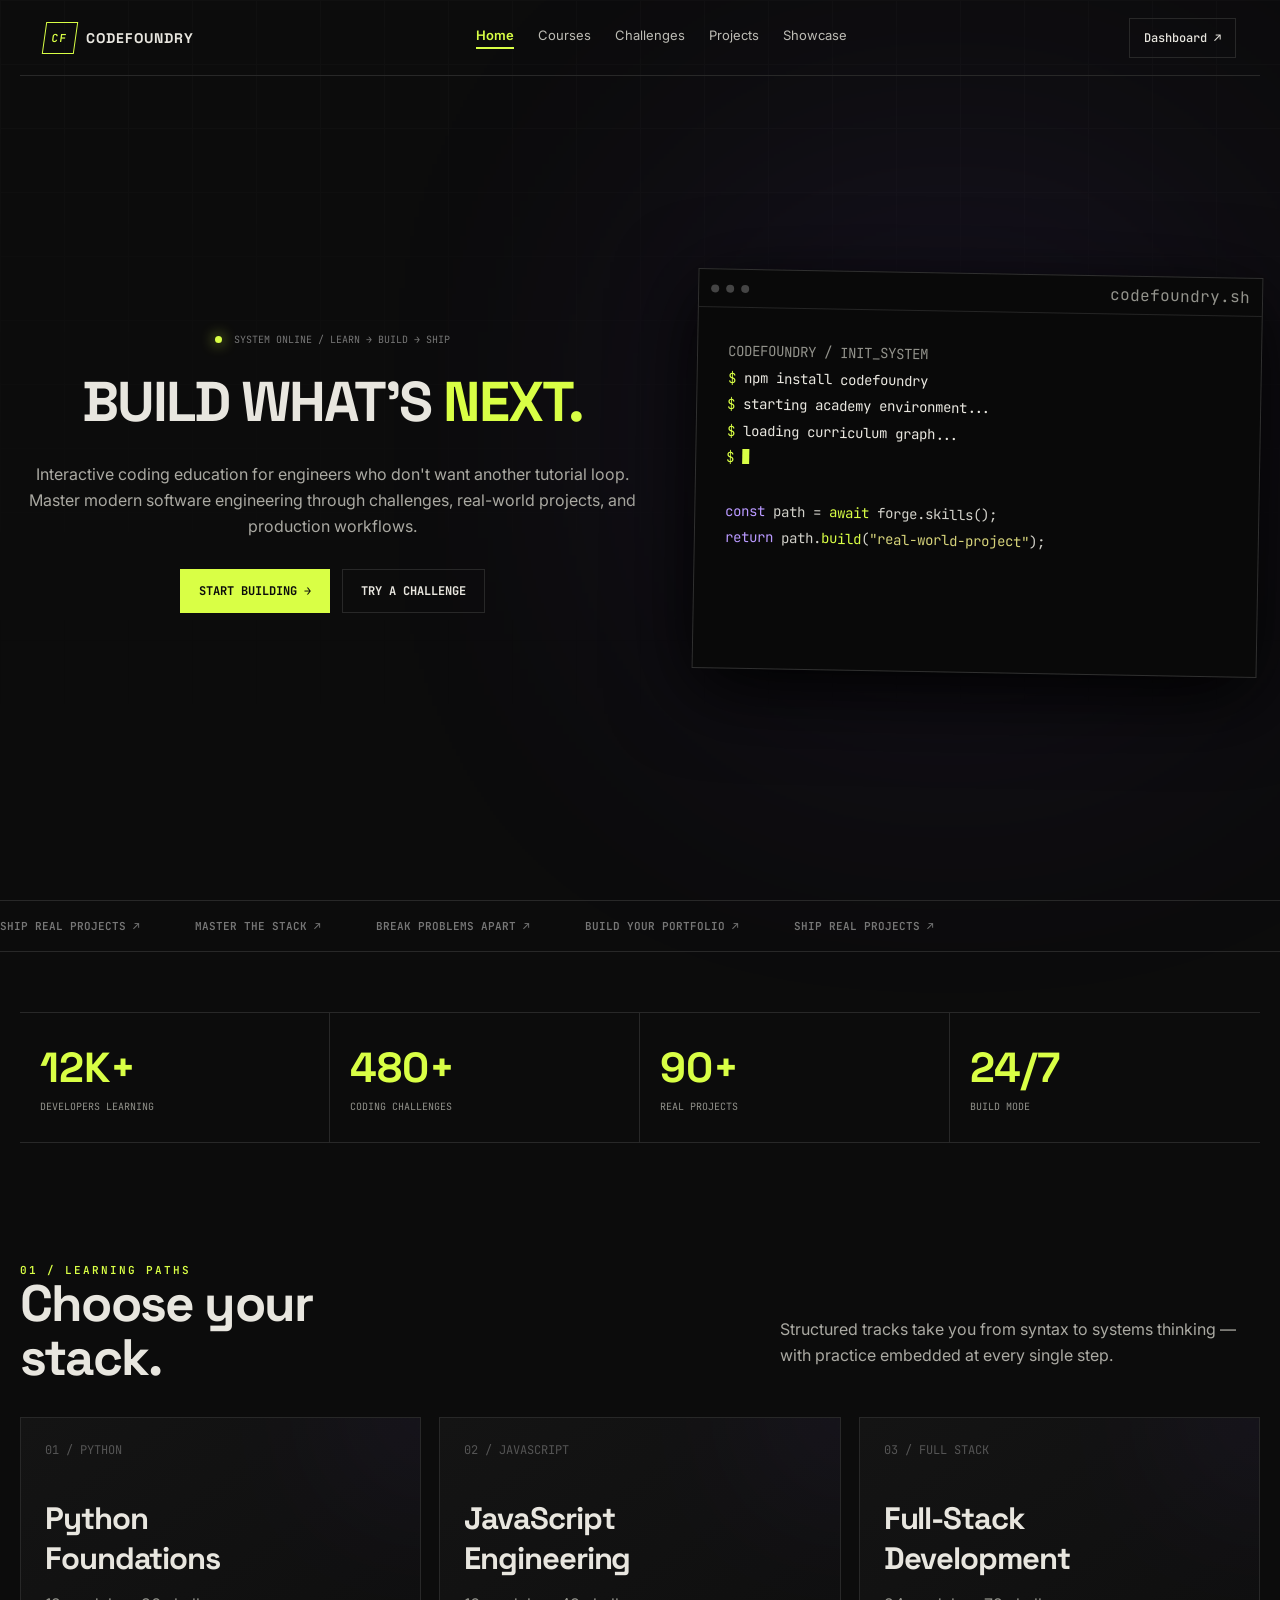
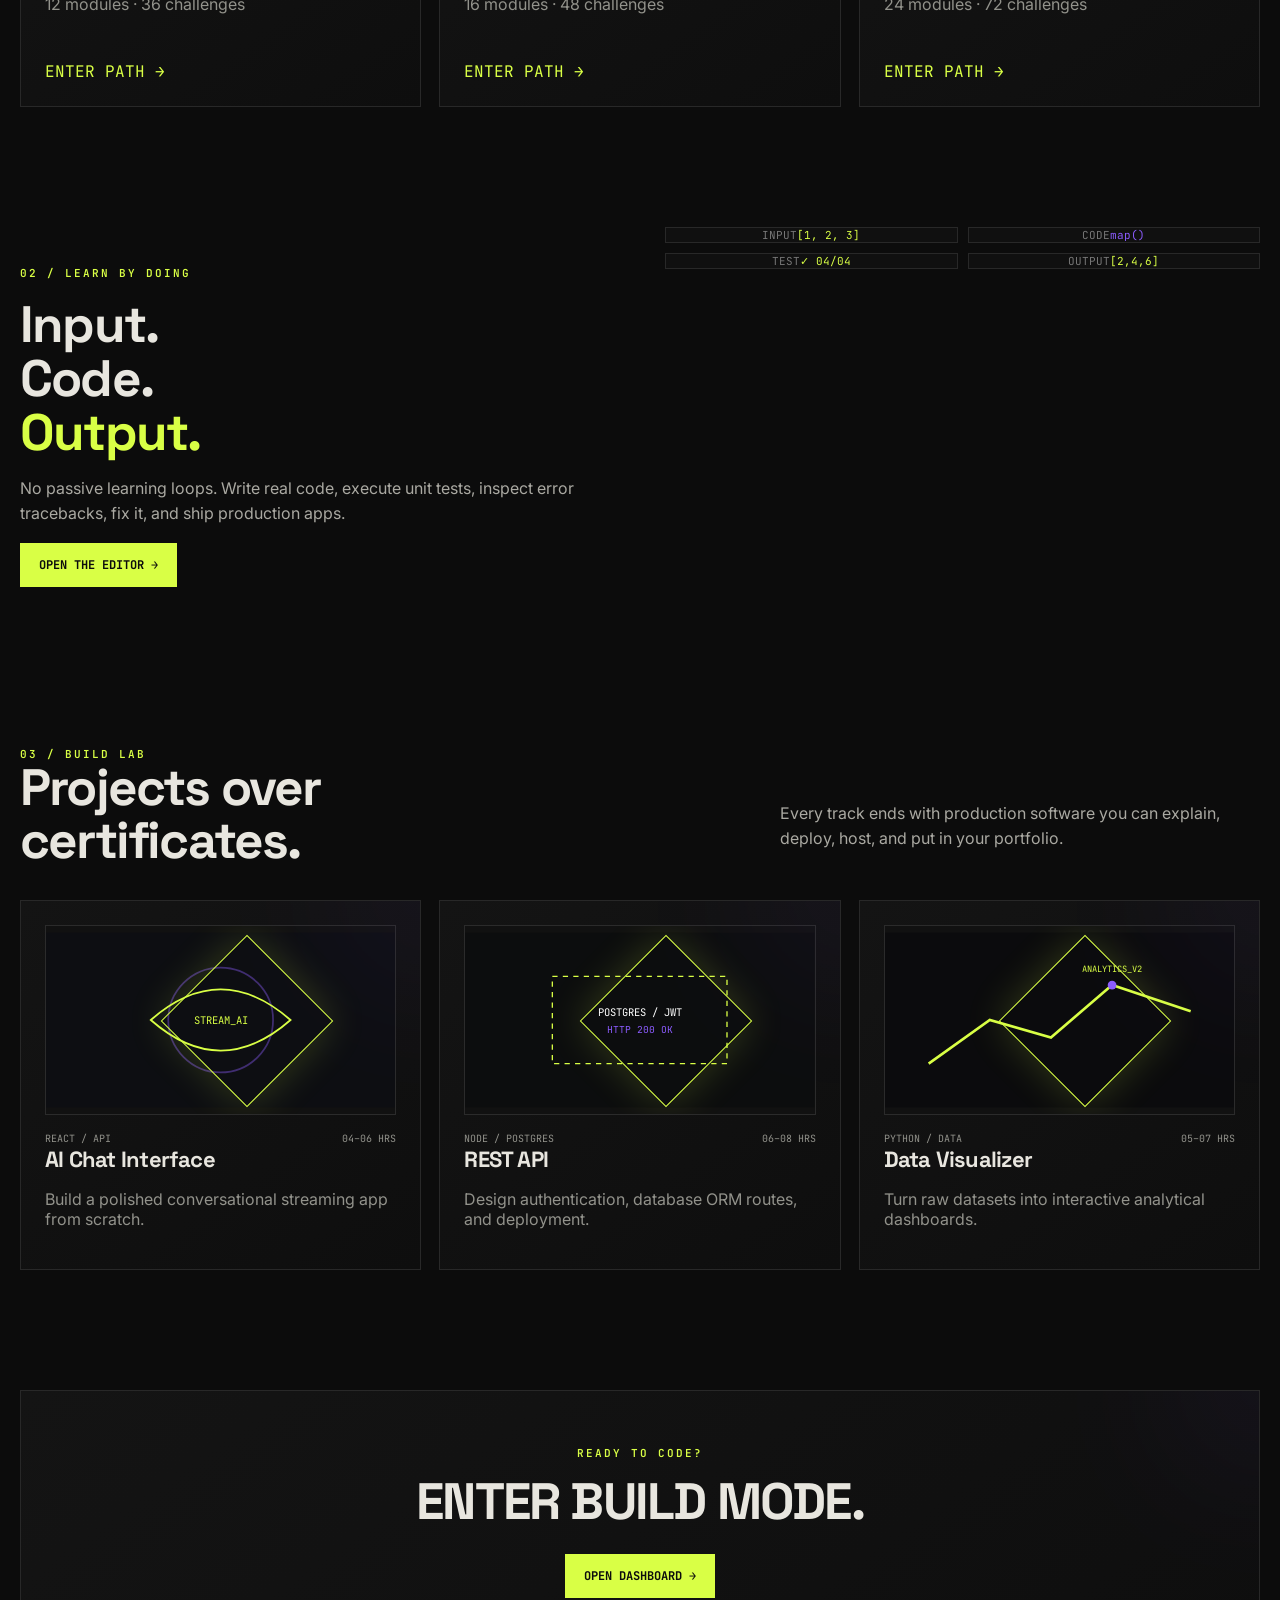
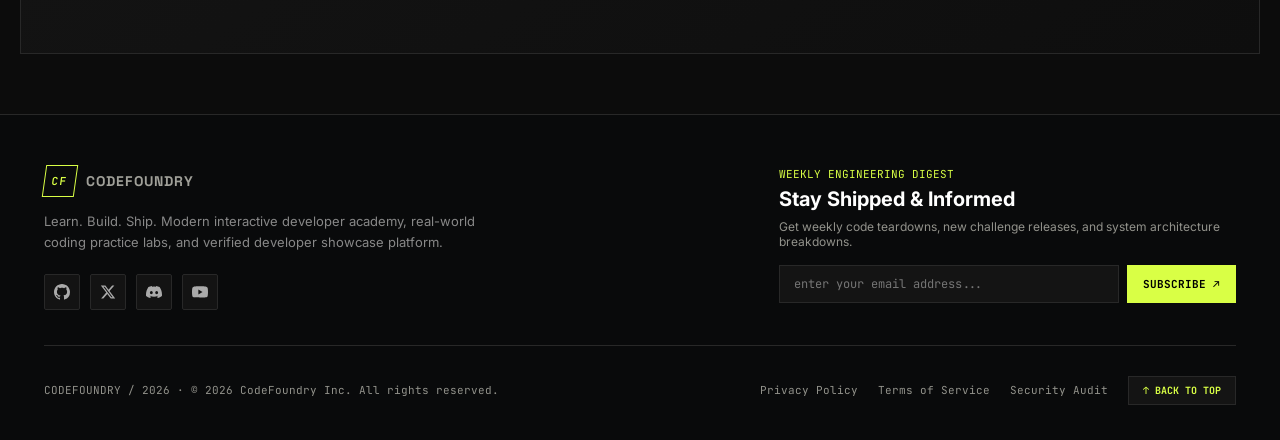
<file: index.html>
<!doctype html>
<html lang="en"><head><meta charset="utf-8"><meta name="viewport" content="width=device-width,initial-scale=1">
<title>Build What's Next — CodeFoundry</title><link rel="stylesheet" href="css/base.css"><link rel="stylesheet" href="css/components.css"><link rel="stylesheet" href="css/home.css">
</head><body>
<nav class="site-nav">
  <a class="brand" href="index.html"><span class="brand-mark">CF</span><span>CODEFOUNDRY</span></a>
  <div class="nav-links">
    <a href="index.html" class="active">Home</a>
    <a href="courses.html">Courses</a>
    <a href="challenges.html">Challenges</a>
    <a href="projects.html">Projects</a>
    <a href="portfolio.html">Showcase</a>
  </div>
  <a class="nav-cta" href="dashboard.html">Dashboard <span>↗</span></a>
</nav>

<main>
<section class="hero hero-home container">
  <div class="hero-copy">
    <div class="signal"><i></i> SYSTEM ONLINE / LEARN → BUILD → SHIP</div>
    <h1>BUILD WHAT'S <span class="lime">NEXT.</span></h1>
    <p class="lead">Interactive coding education for engineers who don't want another tutorial loop. Master modern software engineering through challenges, real-world projects, and production workflows.</p>
    <div class="hero-actions"><a class="btn" href="courses.html">START BUILDING →</a><a class="btn alt" href="challenges.html">TRY A CHALLENGE</a></div>
  </div>
  <div class="hero-terminal terminal terminal-large" data-terminal>
    <div class="terminal-bar"><i class="dot"></i><i class="dot"></i><i class="dot"></i><span class="muted mono" style="margin-left:auto">codefoundry.sh</span></div>
    <div class="terminal-body"><div class="muted">CODEFOUNDRY / INIT_SYSTEM</div><div class="terminal-live"></div><div><span class="prompt">$</span> <span class="cursor"></span></div><br>
      <div class="hero-code"><span class="code-key">const</span> path = <span class="code-fn">await</span> forge.skills();<br>
      <span class="code-key">return</span> path.<span class="code-fn">build</span>(<span class="code-str">"real-world-project"</span>);</div>
    </div>
  </div>
</section>
<div class="marquee"><span>SHIP REAL PROJECTS ↗</span><span>MASTER THE STACK ↗</span><span>BREAK PROBLEMS APART ↗</span><span>BUILD YOUR PORTFOLIO ↗</span><span>SHIP REAL PROJECTS ↗</span></div>
<section class="section container">
  <div class="stat-grid">
    <div class="stat"><b>12K+</b><small>developers learning</small></div><div class="stat"><b>480+</b><small>coding challenges</small></div><div class="stat"><b>90+</b><small>real projects</small></div><div class="stat"><b>24/7</b><small>build mode</small></div>
  </div>
</section>
<section class="section container">
  <div class="section-head"><div><div class="eyebrow">01 / LEARNING PATHS</div><h2>Choose your<br>stack.</h2></div><p class="lead">Structured tracks take you from syntax to systems thinking — with practice embedded at every single step.</p></div>
  <div class="grid grid-3">
    <a class="card track-card" href="courses.html"><div class="number">01 / PYTHON</div><div><h3 class="course-title">Python<br>Foundations</h3><p class="muted">12 modules · 36 challenges</p></div><span class="lime mono">ENTER PATH →</span></a>
    <a class="card track-card" href="courses.html"><div class="number">02 / JAVASCRIPT</div><div><h3 class="course-title">JavaScript<br>Engineering</h3><p class="muted">16 modules · 48 challenges</p></div><span class="lime mono">ENTER PATH →</span></a>
    <a class="card track-card" href="courses.html"><div class="number">03 / FULL STACK</div><div><h3 class="course-title">Full-Stack<br>Development</h3><p class="muted">24 modules · 72 challenges</p></div><span class="lime mono">ENTER PATH →</span></a>
  </div>
</section>
<section class="section container feature-split">
  <div><div class="eyebrow">02 / LEARN BY DOING</div><h2 style="margin-top:18px">Input.<br>Code.<br><span class="lime">Output.</span></h2><p class="lead">No passive learning loops. Write real code, execute unit tests, inspect error tracebacks, fix it, and ship production apps.</p><a class="btn" href="challenges.html">OPEN THE EDITOR →</a></div>
  <div class="visual"><div class="visual-grid"><div class="visual-box">INPUT<br><span class="lime">[1, 2, 3]</span></div><div class="visual-box">CODE<br><span class="violet">map()</span></div><div class="visual-box">TEST<br><span class="lime">✓ 04/04</span></div><div class="visual-box">OUTPUT<br><span class="lime">[2,4,6]</span></div></div></div>
</section>
<section class="section container">
  <div class="section-head"><div><div class="eyebrow">03 / BUILD LAB</div><h2>Projects over<br>certificates.</h2></div><p class="lead">Every track ends with production software you can explain, deploy, host, and put in your portfolio.</p></div>
  <div class="grid grid-3">
    <div class="card project-card">
      <div class="project-art">
        <svg viewBox="0 0 400 200" xmlns="http://www.w3.org/2000/svg">
          <rect width="400" height="200" fill="#0d0e12"/>
          <circle cx="200" cy="100" r="60" fill="none" stroke="#8c5cff" stroke-width="2" opacity="0.4"/>
          <path d="M 120 100 Q 200 30 280 100 Q 200 170 120 100 Z" fill="none" stroke="#d9ff45" stroke-width="2"/>
          <text x="200" y="105" fill="#d9ff45" font-family="JetBrains Mono" font-size="12" text-anchor="middle">STREAM_AI</text>
        </svg>
      </div>
      <div><div class="project-meta"><span>REACT / API</span><span>04–06 HRS</span></div><h3>AI Chat Interface</h3><p class="muted">Build a polished conversational streaming app from scratch.</p></div>
    </div>
    <div class="card project-card">
      <div class="project-art">
        <svg viewBox="0 0 400 200" xmlns="http://www.w3.org/2000/svg">
          <rect width="400" height="200" fill="#0c0d0e"/>
          <rect x="100" y="50" width="200" height="100" fill="none" stroke="#d9ff45" stroke-width="1.5" stroke-dasharray="6,6"/>
          <text x="200" y="95" fill="#fff" font-family="JetBrains Mono" font-size="12" text-anchor="middle">POSTGRES / JWT</text>
          <text x="200" y="115" fill="#8c5cff" font-family="JetBrains Mono" font-size="11" text-anchor="middle">HTTP 200 OK</text>
        </svg>
      </div>
      <div><div class="project-meta"><span>NODE / POSTGRES</span><span>06–08 HRS</span></div><h3>REST API</h3><p class="muted">Design authentication, database ORM routes, and deployment.</p></div>
    </div>
    <div class="card project-card">
      <div class="project-art">
        <svg viewBox="0 0 400 200" xmlns="http://www.w3.org/2000/svg">
          <rect width="400" height="200" fill="#0b0b0d"/>
          <polyline points="50,150 120,100 190,120 260,60 350,90" fill="none" stroke="#d9ff45" stroke-width="3"/>
          <circle cx="260" cy="60" r="5" fill="#8c5cff"/>
          <text x="260" y="45" fill="#d9ff45" font-family="JetBrains Mono" font-size="10" text-anchor="middle">ANALYTICS_V2</text>
        </svg>
      </div>
      <div><div class="project-meta"><span>PYTHON / DATA</span><span>05–07 HRS</span></div><h3>Data Visualizer</h3><p class="muted">Turn raw datasets into interactive analytical dashboards.</p></div>
    </div>
  </div>
</section>
<section class="section container"><div class="card" style="padding:55px;text-align:center"><div class="eyebrow">READY TO CODE?</div><h2 style="margin:15px 0 25px">ENTER BUILD MODE.</h2><a class="btn" href="dashboard.html">OPEN DASHBOARD →</a></div></section>
</main>
<footer class="site-footer">
  <div class="footer-container">
    <div class="footer-top">
      <div class="footer-brand-col">
        <a class="brand" href="index.html">
          <span class="brand-mark">CF</span>
          <span>CODEFOUNDRY</span>
        </a>
        <p class="footer-desc">
          Learn. Build. Ship. Modern interactive developer academy, real-world coding practice labs, and verified developer showcase platform.
        </p>
        <div class="footer-socials">
          <a href="https://github.com" target="_blank" rel="noopener" aria-label="GitHub" class="social-icon">
            <svg width="16" height="16" viewBox="0 0 24 24" fill="currentColor"><path d="M12 0C5.37 0 0 5.37 0 12c0 5.31 3.435 9.795 8.205 11.385.6.105.825-.255.825-.57 0-.285-.015-1.23-.015-2.235-3.015.555-3.795-.735-4.035-1.41-.135-.345-.72-1.41-1.23-1.695-.42-.225-1.02-.78-.015-.795.945-.015 1.62.87 1.845 1.23 1.08 1.815 2.805 1.305 3.495.99.105-.78.42-1.305.765-1.605-2.67-.3-5.46-1.335-5.46-5.925 0-1.305.465-2.385 1.23-3.225-.12-.3-.54-1.53.12-3.18 0 0 1.005-.315 3.3 1.23.96-.27 1.98-.405 3-.405s2.04.135 3 .405c2.295-1.56 3.3-1.23 3.3-1.23.66 1.65.24 2.88.12 3.18.765.84 1.23 1.905 1.23 3.225 0 4.605-2.805 5.625-5.475 5.925.435.375.81 1.095.81 2.22 0 1.605-.015 2.895-.015 3.3 0 .315.225.69.825.57A12.02 12.02 0 0024 12c0-6.63-5.37-12-12-12z"/></svg>
          </a>
          <a href="https://twitter.com" target="_blank" rel="noopener" aria-label="Twitter / X" class="social-icon">
            <svg width="16" height="16" viewBox="0 0 24 24" fill="currentColor"><path d="M18.244 2.25h3.308l-7.227 8.26 8.502 11.24H16.17l-5.214-6.817L4.99 21.75H1.68l7.73-8.835L1.254 2.25H8.08l4.713 6.231zm-1.161 17.52h1.833L7.084 4.126H5.117z"/></svg>
          </a>
          <a href="https://discord.com" target="_blank" rel="noopener" aria-label="Discord" class="social-icon">
            <svg width="16" height="16" viewBox="0 0 24 24" fill="currentColor"><path d="M20.317 4.37a19.791 19.791 0 00-4.885-1.515.074.074 0 00-.079.037c-.21.375-.444.864-.608 1.25a18.27 18.27 0 00-5.487 0 12.64 12.64 0 00-.617-1.25.077.077 0 00-.079-.037A19.736 19.736 0 003.677 4.37a.07.07 0 00-.032.027C.533 9.046-.32 13.58.099 18.057a.082.082 0 00.031.057 19.9 19.9 0 005.993 3.03.078.078 0 00.084-.028c.462-.63.874-1.295 1.226-1.994.021-.041.001-.09-.041-.106a13.107 13.107 0 01-1.872-.892.077.077 0 01-.008-.128c.126-.093.252-.19.372-.287a.075.075 0 01.078-.01c3.927 1.793 8.18 1.793 12.061 0a.074.074 0 01.079.009c.12.098.245.195.372.288a.077.077 0 01-.006.128c-.598.348-1.22.648-1.873.892a.077.077 0 00-.041.107c.36.698.772 1.362 1.225 1.993a.076.076 0 00.084.028 19.839 19.839 0 006.002-3.03.077.077 0 00.032-.054c.5-5.177-.838-9.674-3.549-13.66a.061.061 0 00-.031-.028zM8.02 15.33c-1.183 0-2.157-1.085-2.157-2.419 0-1.333.956-2.419 2.157-2.419 1.21 0 2.176 1.096 2.157 2.42 0 1.333-.956 2.418-2.157 2.418zm7.975 0c-1.183 0-2.157-1.085-2.157-2.419 0-1.333.955-2.419 2.157-2.419 1.21 0 2.176 1.096 2.157 2.42 0 1.333-.946 2.418-2.157 2.418z"/></svg>
          </a>
          <a href="https://youtube.com" target="_blank" rel="noopener" aria-label="YouTube" class="social-icon">
            <svg width="16" height="16" viewBox="0 0 24 24" fill="currentColor"><path d="M23.498 6.186a3.016 3.016 0 00-2.122-2.136C19.505 3.545 12 3.545 12 3.545s-7.505 0-9.377.505A3.017 3.017 0 00.502 6.186C0 8.07 0 12 0 12s0 3.93.502 5.814a3.016 3.016 0 002.122 2.136c1.871.505 9.376.505 9.376.505s7.505 0 9.377-.505a3.015 3.015 0 002.122-2.136C24 15.93 24 12 24 12s0-3.93-.502-5.814zM9.545 15.568V8.432L15.818 12l-6.273 3.568z"/></svg>
          </a>
        </div>
      </div>

      <div class="footer-newsletter-col">
        <span class="mono lime" style="font-size:11px">WEEKLY ENGINEERING DIGEST</span>
        <h4>Stay Shipped & Informed</h4>
        <p class="muted" style="font-size:12px; margin:4px 0 0">Get weekly code teardowns, new challenge releases, and system architecture breakdowns.</p>
        <form class="newsletter-form" onsubmit="event.preventDefault(); this.querySelector('button').innerText='SUBSCRIBED ✓'; this.querySelector('button').style.background='#d9ff45'; this.querySelector('button').style.color='#000';">
          <input type="email" placeholder="enter your email address..." required class="newsletter-input">
          <button type="submit" class="newsletter-btn">SUBSCRIBE ↗</button>
        </form>
      </div>
    </div>

    <div class="footer-bottom">
      <div class="footer-copy">
        <span class="mono">CODEFOUNDRY / 2026</span> · <span>© 2026 CodeFoundry Inc. All rights reserved.</span>
      </div>
      <div class="footer-legal">
        <a href="#">Privacy Policy</a>
        <a href="#">Terms of Service</a>
        <a href="#">Security Audit</a>
        <button class="back-to-top" onclick="window.scrollTo({top:0, behavior:'smooth'})">↑ BACK TO TOP</button>
      </div>
    </div>
  </div>
</footer>
<script src="js/main.js"></script></body></html>
</file>
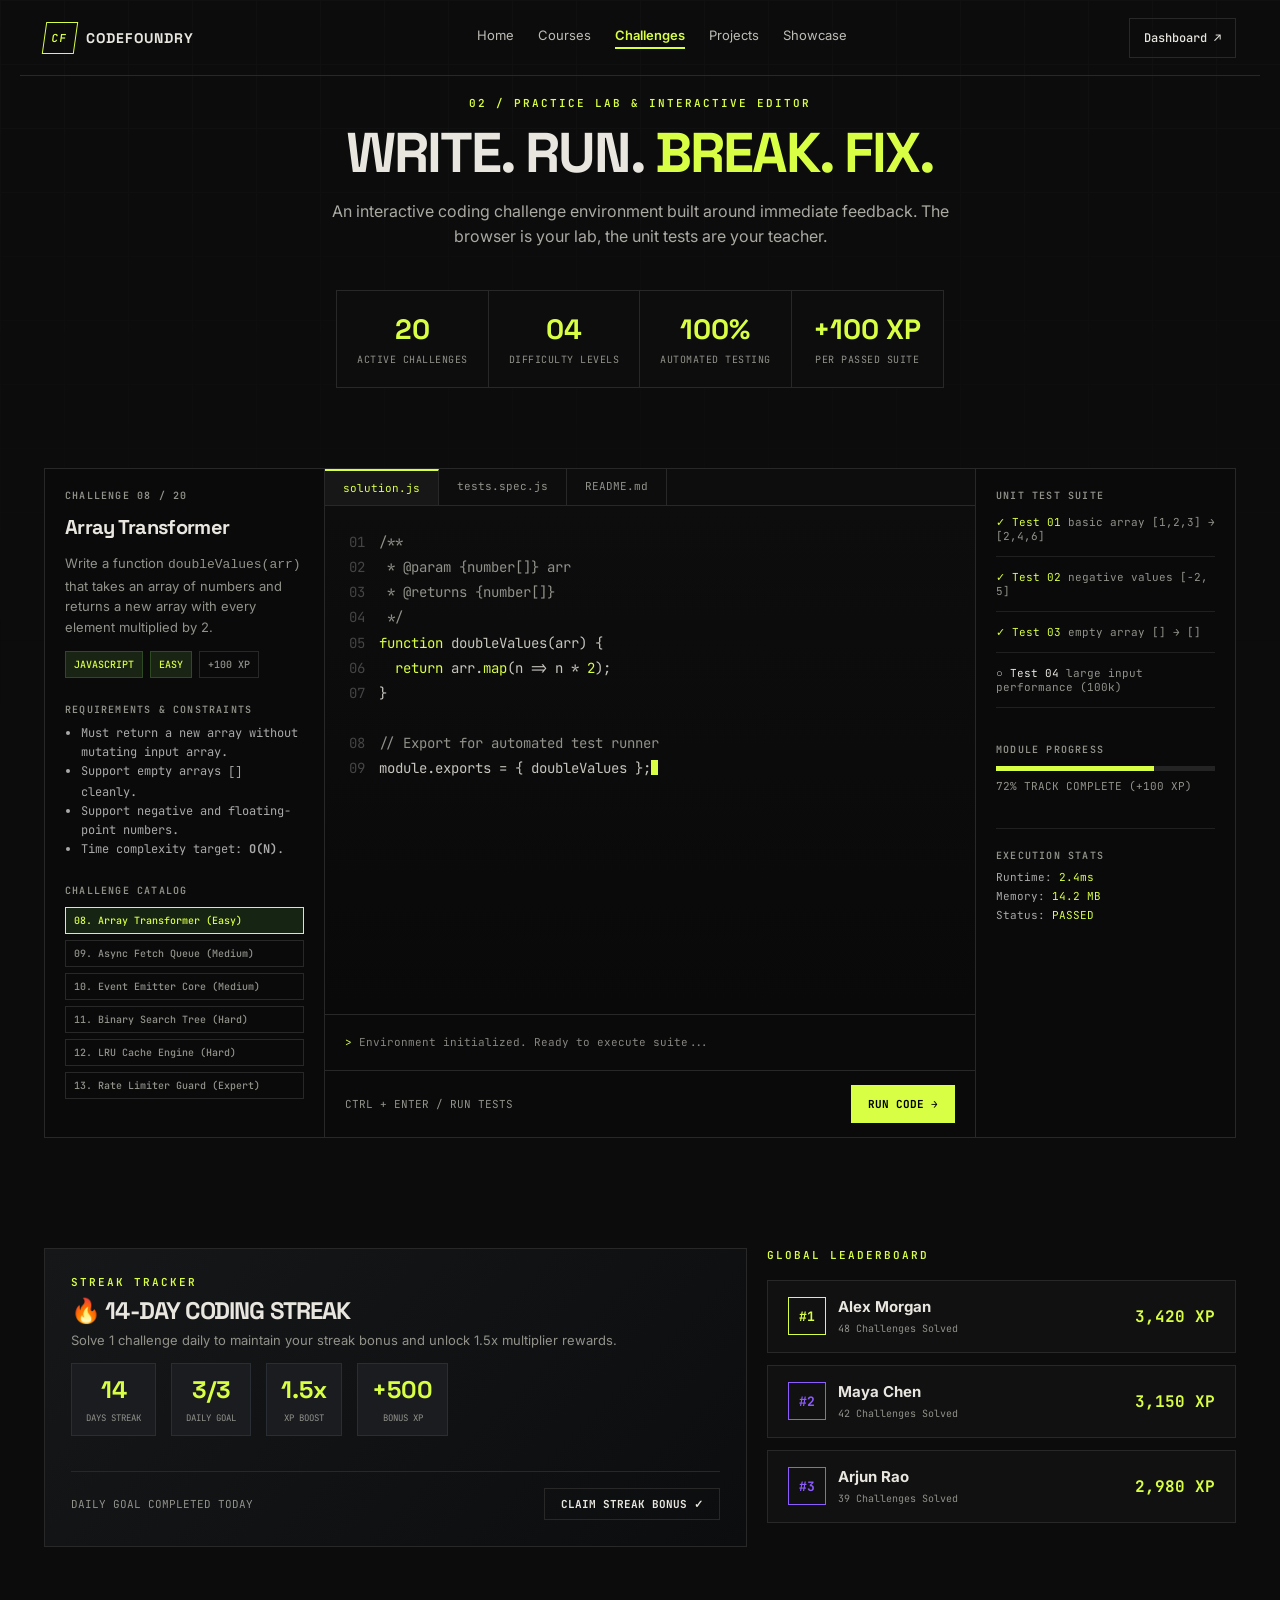
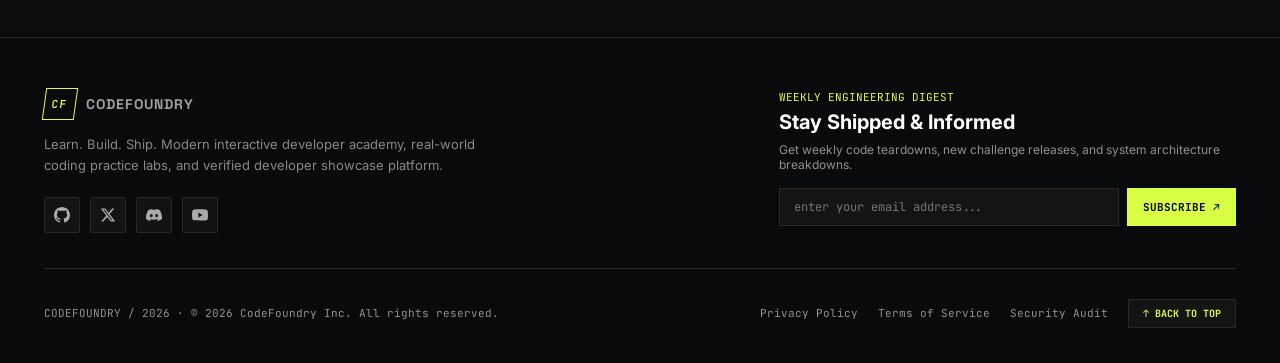
<file: challenges.html>
<!doctype html>
<html lang="en">
<head>
  <meta charset="utf-8">
  <meta name="viewport" content="width=device-width,initial-scale=1">
  <title>Coding Challenges — CodeFoundry</title>
  <link rel="stylesheet" href="css/base.css">
  <link rel="stylesheet" href="css/components.css">
</head>
<body>
<nav class="site-nav">
  <a class="brand" href="index.html"><span class="brand-mark">CF</span><span>CODEFOUNDRY</span></a>
  <div class="nav-links">
    <a href="index.html">Home</a>
    <a href="courses.html">Courses</a>
    <a href="challenges.html" class="active">Challenges</a>
    <a href="projects.html">Projects</a>
    <a href="portfolio.html">Showcase</a>
  </div>
  <a class="nav-cta" href="dashboard.html">Dashboard <span>↗</span></a>
</nav>

<main class="container" style="padding-bottom:90px">
  <!-- Page Hero -->
  <section class="page-hero" style="padding-top:20px; text-align:center;">
    <div class="eyebrow">02 / PRACTICE LAB & INTERACTIVE EDITOR</div>
    <h1>WRITE. RUN. <span class="lime">BREAK. FIX.</span></h1>
    <p class="lead" style="margin: 15px auto; max-width: 680px;">An interactive coding challenge environment built around immediate feedback. The browser is your lab, the unit tests are your teacher.</p>

    <!-- Challenge Hero Stats Bar -->
    <div class="portfolio-hero-stats">
      <div class="p-hero-stat"><b>20</b><small>Active Challenges</small></div>
      <div class="p-hero-stat"><b>04</b><small>Difficulty Levels</small></div>
      <div class="p-hero-stat"><b>100%</b><small>Automated Testing</small></div>
      <div class="p-hero-stat"><b>+100 XP</b><small>Per Passed Suite</small></div>
    </div>
  </section>

  <!-- Main Challenge Lab Environment -->
  <section class="section" style="padding-top:10px">
    <div class="challenge-layout">
      
      <!-- Challenge Description Side Column -->
      <aside class="challenge-side">
        <div class="label">CHALLENGE 08 / 20</div>
        <h3 style="margin:12px 0 8px; font-size:20px">Array Transformer</h3>
        <p class="muted" style="font-size:13px;line-height:1.6">Write a function <code>doubleValues(arr)</code> that takes an array of numbers and returns a new array with every element multiplied by 2.</p>

        <div class="tags" style="margin-top:12px">
          <span class="tag" style="background:#192414; color:var(--lime); border-color:#2e4a22">JAVASCRIPT</span>
          <span class="tag" style="background:#192414; color:var(--lime); border-color:#2e4a22">EASY</span>
          <span class="tag">+100 XP</span>
        </div>

        <div style="margin-top:25px" class="label">REQUIREMENTS & CONSTRAINTS</div>
        <ul style="font:12px/1.6 'JetBrains Mono'; color:#aaa; padding-left:16px; margin-top:8px">
          <li>Must return a new array without mutating input array.</li>
          <li>Support empty arrays <code>[]</code> cleanly.</li>
          <li>Support negative and floating-point numbers.</li>
          <li>Time complexity target: <b>O(N)</b>.</li>
        </ul>

        <div style="margin-top:25px" class="label">CHALLENGE CATALOG</div>
        <div style="display:flex;flex-direction:column;gap:6px;margin-top:10px" class="mono">
          <a class="tag" style="color:var(--lime);border-color:var(--lime); background:#162413" href="#">08. Array Transformer (Easy)</a>
          <a class="tag" href="#">09. Async Fetch Queue (Medium)</a>
          <a class="tag" href="#">10. Event Emitter Core (Medium)</a>
          <a class="tag" href="#">11. Binary Search Tree (Hard)</a>
          <a class="tag" href="#">12. LRU Cache Engine (Hard)</a>
          <a class="tag" href="#">13. Rate Limiter Guard (Expert)</a>
        </div>
      </aside>

      <!-- Center Code Editor & Execution Lab -->
      <section class="challenge-main">
        <!-- Code Editor Tab Bar -->
        <div class="editor-tabs">
          <div class="editor-tab active" data-tab="solution">solution.js</div>
          <div class="editor-tab" data-tab="tests">tests.spec.js</div>
          <div class="editor-tab" data-tab="readme">README.md</div>
        </div>

        <!-- Syntax Code Display -->
        <div class="editor">
          <span class="line"><span class="ln">01</span><span class="muted">/**</span></span>
          <span class="line"><span class="ln">02</span><span class="muted">&nbsp;* @param {number[]} arr</span></span>
          <span class="line"><span class="ln">03</span><span class="muted">&nbsp;* @returns {number[]}</span></span>
          <span class="line"><span class="ln">04</span><span class="muted">&nbsp;*/</span></span>
          <span class="line"><span class="ln">05</span><span class="code-accent">function</span> doubleValues(arr) &#123;</span>
          <span class="line"><span class="ln">06</span>&nbsp;&nbsp;<span class="code-accent">return</span> arr.<span class="code-accent">map</span>(n =&gt; n * <span class="lime">2</span>);</span>
          <span class="line"><span class="ln">07</span>&#125;</span><br>
          <span class="line"><span class="ln">08</span><span class="muted">// Export for automated test runner</span></span>
          <span class="line"><span class="ln">09</span>module.exports = &#123; doubleValues &#125;;<span class="cursor"></span></span>
        </div>
        
        <!-- Live Execution Output Panel -->
        <div class="terminal-output"><span class="prompt">&gt;</span> Environment initialized. Ready to execute suite...</div>
        
        <!-- Action Runbar -->
        <div class="runbar">
          <span class="mono muted" style="font-size:11px">CTRL + ENTER / RUN TESTS</span>
          <button class="run" data-run-code>RUN CODE →</button>
        </div>
      </section>

      <!-- Right Unit Test Results Column -->
      <aside class="challenge-tests">
        <div class="label">UNIT TEST SUITE</div>
        <div class="test pass">✓ Test 01 <span class="muted">basic array [1,2,3] → [2,4,6]</span></div>
        <div class="test pass">✓ Test 02 <span class="muted">negative values [-2, 5]</span></div>
        <div class="test pass">✓ Test 03 <span class="muted">empty array [] → []</span></div>
        <div class="test">○ Test 04 <span class="muted">large input performance (100k)</span></div>
        
        <div style="margin-top:35px">
          <div class="label">MODULE PROGRESS</div>
          <div class="progress" style="margin-top:10px"><i style="width:72%"></i></div>
          <p class="mono muted" style="font-size:11px;margin-top:8px">72% TRACK COMPLETE (+100 XP)</p>
        </div>

        <div style="margin-top:35px; border-top:1px solid #202020; padding-top:20px">
          <div class="label">EXECUTION STATS</div>
          <div style="font:11px 'JetBrains Mono'; color:#aaa; margin-top:8px; display:flex; flex-direction:column; gap:5px">
            <div>Runtime: <span style="color:var(--lime)">2.4ms</span></div>
            <div>Memory: <span style="color:var(--lime)">14.2 MB</span></div>
            <div>Status: <span style="color:var(--lime)">PASSED</span></div>
          </div>
        </div>
      </aside>
    </div>
  </section>

  <!-- Streak Tracker & Global Leaderboard Grid -->
  <section class="sprint-cert-grid" style="margin-top:50px">
    <!-- Daily Streak & Rewards -->
    <div class="sprint-card">
      <div>
        <div class="eyebrow" style="color:var(--lime)">STREAK TRACKER</div>
        <h3 style="font-size:24px; margin-top:6px">🔥 14-DAY CODING STREAK</h3>
        <p class="muted" style="font-size:13px; margin-top:6px">Solve 1 challenge daily to maintain your streak bonus and unlock 1.5x multiplier rewards.</p>
        
        <div class="sprint-timer">
          <div class="timer-unit"><b>14</b><small>DAYS STREAK</small></div>
          <div class="timer-unit"><b>3/3</b><small>DAILY GOAL</small></div>
          <div class="timer-unit"><b>1.5x</b><small>XP BOOST</small></div>
          <div class="timer-unit"><b>+500</b><small>BONUS XP</small></div>
        </div>
      </div>
      
      <div style="display:flex; justify-content:space-between; align-items:center; border-top:1px solid var(--line); padding-top:16px">
        <span class="mono" style="font-size:11px; color:var(--muted)">DAILY GOAL COMPLETED TODAY</span>
        <button class="btn alt" id="claimBonusBtn" style="padding:8px 16px; font-size:11px">CLAIM STREAK BONUS ✓</button>
      </div>
    </div>

    <!-- Leaderboard Sidebar -->
    <div class="cert-list">
      <div class="eyebrow" style="margin-bottom:6px">GLOBAL LEADERBOARD</div>
      
      <div class="cert-item">
        <div style="display:flex; align-items:center; gap:12px">
          <div class="cert-icon" style="border-color:var(--lime); color:var(--lime)">#1</div>
          <div>
            <h4 style="font-size:15px; margin:0">Alex Morgan</h4>
            <span class="mono muted" style="font-size:10px">48 Challenges Solved</span>
          </div>
        </div>
        <span class="mono lime" style="font-weight:700">3,420 XP</span>
      </div>

      <div class="cert-item">
        <div style="display:flex; align-items:center; gap:12px">
          <div class="cert-icon">#2</div>
          <div>
            <h4 style="font-size:15px; margin:0">Maya Chen</h4>
            <span class="mono muted" style="font-size:10px">42 Challenges Solved</span>
          </div>
        </div>
        <span class="mono lime" style="font-weight:700">3,150 XP</span>
      </div>

      <div class="cert-item">
        <div style="display:flex; align-items:center; gap:12px">
          <div class="cert-icon">#3</div>
          <div>
            <h4 style="font-size:15px; margin:0">Arjun Rao</h4>
            <span class="mono muted" style="font-size:10px">39 Challenges Solved</span>
          </div>
        </div>
        <span class="mono lime" style="font-weight:700">2,980 XP</span>
      </div>
    </div>
  </section>
</main>

<footer class="site-footer">
  <div class="footer-container">
    <div class="footer-top">
      <div class="footer-brand-col">
        <a class="brand" href="index.html">
          <span class="brand-mark">CF</span>
          <span>CODEFOUNDRY</span>
        </a>
        <p class="footer-desc">
          Learn. Build. Ship. Modern interactive developer academy, real-world coding practice labs, and verified developer showcase platform.
        </p>
        <div class="footer-socials">
          <a href="https://github.com" target="_blank" rel="noopener" aria-label="GitHub" class="social-icon">
            <svg width="16" height="16" viewBox="0 0 24 24" fill="currentColor"><path d="M12 0C5.37 0 0 5.37 0 12c0 5.31 3.435 9.795 8.205 11.385.6.105.825-.255.825-.57 0-.285-.015-1.23-.015-2.235-3.015.555-3.795-.735-4.035-1.41-.135-.345-.72-1.41-1.23-1.695-.42-.225-1.02-.78-.015-.795.945-.015 1.62.87 1.845 1.23 1.08 1.815 2.805 1.305 3.495.99.105-.78.42-1.305.765-1.605-2.67-.3-5.46-1.335-5.46-5.925 0-1.305.465-2.385 1.23-3.225-.12-.3-.54-1.53.12-3.18 0 0 1.005-.315 3.3 1.23.96-.27 1.98-.405 3-.405s2.04.135 3 .405c2.295-1.56 3.3-1.23 3.3-1.23.66 1.65.24 2.88.12 3.18.765.84 1.23 1.905 1.23 3.225 0 4.605-2.805 5.625-5.475 5.925.435.375.81 1.095.81 2.22 0 1.605-.015 2.895-.015 3.3 0 .315.225.69.825.57A12.02 12.02 0 0024 12c0-6.63-5.37-12-12-12z"/></svg>
          </a>
          <a href="https://twitter.com" target="_blank" rel="noopener" aria-label="Twitter / X" class="social-icon">
            <svg width="16" height="16" viewBox="0 0 24 24" fill="currentColor"><path d="M18.244 2.25h3.308l-7.227 8.26 8.502 11.24H16.17l-5.214-6.817L4.99 21.75H1.68l7.73-8.835L1.254 2.25H8.08l4.713 6.231zm-1.161 17.52h1.833L7.084 4.126H5.117z"/></svg>
          </a>
          <a href="https://discord.com" target="_blank" rel="noopener" aria-label="Discord" class="social-icon">
            <svg width="16" height="16" viewBox="0 0 24 24" fill="currentColor"><path d="M20.317 4.37a19.791 19.791 0 00-4.885-1.515.074.074 0 00-.079.037c-.21.375-.444.864-.608 1.25a18.27 18.27 0 00-5.487 0 12.64 12.64 0 00-.617-1.25.077.077 0 00-.079-.037A19.736 19.736 0 003.677 4.37a.07.07 0 00-.032.027C.533 9.046-.32 13.58.099 18.057a.082.082 0 00.031.057 19.9 19.9 0 005.993 3.03.078.078 0 00.084-.028c.462-.63.874-1.295 1.226-1.994.021-.041.001-.09-.041-.106a13.107 13.107 0 01-1.872-.892.077.077 0 01-.008-.128c.126-.093.252-.19.372-.287a.075.075 0 01.078-.01c3.927 1.793 8.18 1.793 12.061 0a.074.074 0 01.079.009c.12.098.245.195.372.288a.077.077 0 01-.006.128c-.598.348-1.22.648-1.873.892a.077.077 0 00-.041.107c.36.698.772 1.362 1.225 1.993a.076.076 0 00.084.028 19.839 19.839 0 006.002-3.03.077.077 0 00.032-.054c.5-5.177-.838-9.674-3.549-13.66a.061.061 0 00-.031-.028zM8.02 15.33c-1.183 0-2.157-1.085-2.157-2.419 0-1.333.956-2.419 2.157-2.419 1.21 0 2.176 1.096 2.157 2.42 0 1.333-.956 2.418-2.157 2.418zm7.975 0c-1.183 0-2.157-1.085-2.157-2.419 0-1.333.955-2.419 2.157-2.419 1.21 0 2.176 1.096 2.157 2.42 0 1.333-.946 2.418-2.157 2.418z"/></svg>
          </a>
          <a href="https://youtube.com" target="_blank" rel="noopener" aria-label="YouTube" class="social-icon">
            <svg width="16" height="16" viewBox="0 0 24 24" fill="currentColor"><path d="M23.498 6.186a3.016 3.016 0 00-2.122-2.136C19.505 3.545 12 3.545 12 3.545s-7.505 0-9.377.505A3.017 3.017 0 00.502 6.186C0 8.07 0 12 0 12s0 3.93.502 5.814a3.016 3.016 0 002.122 2.136c1.871.505 9.376.505 9.376.505s7.505 0 9.377-.505a3.015 3.015 0 002.122-2.136C24 15.93 24 12 24 12s0-3.93-.502-5.814zM9.545 15.568V8.432L15.818 12l-6.273 3.568z"/></svg>
          </a>
        </div>
      </div>

      <div class="footer-newsletter-col">
        <span class="mono lime" style="font-size:11px">WEEKLY ENGINEERING DIGEST</span>
        <h4>Stay Shipped & Informed</h4>
        <p class="muted" style="font-size:12px; margin:4px 0 0">Get weekly code teardowns, new challenge releases, and system architecture breakdowns.</p>
        <form class="newsletter-form" onsubmit="event.preventDefault(); this.querySelector('button').innerText='SUBSCRIBED ✓'; this.querySelector('button').style.background='#d9ff45'; this.querySelector('button').style.color='#000';">
          <input type="email" placeholder="enter your email address..." required class="newsletter-input">
          <button type="submit" class="newsletter-btn">SUBSCRIBE ↗</button>
        </form>
      </div>
    </div>

    <div class="footer-bottom">
      <div class="footer-copy">
        <span class="mono">CODEFOUNDRY / 2026</span> · <span>© 2026 CodeFoundry Inc. All rights reserved.</span>
      </div>
      <div class="footer-legal">
        <a href="#">Privacy Policy</a>
        <a href="#">Terms of Service</a>
        <a href="#">Security Audit</a>
        <button class="back-to-top" onclick="window.scrollTo({top:0, behavior:'smooth'})">↑ BACK TO TOP</button>
      </div>
    </div>
  </div>
</footer>
<script src="js/main.js"></script>
</body>
</html>
</file>
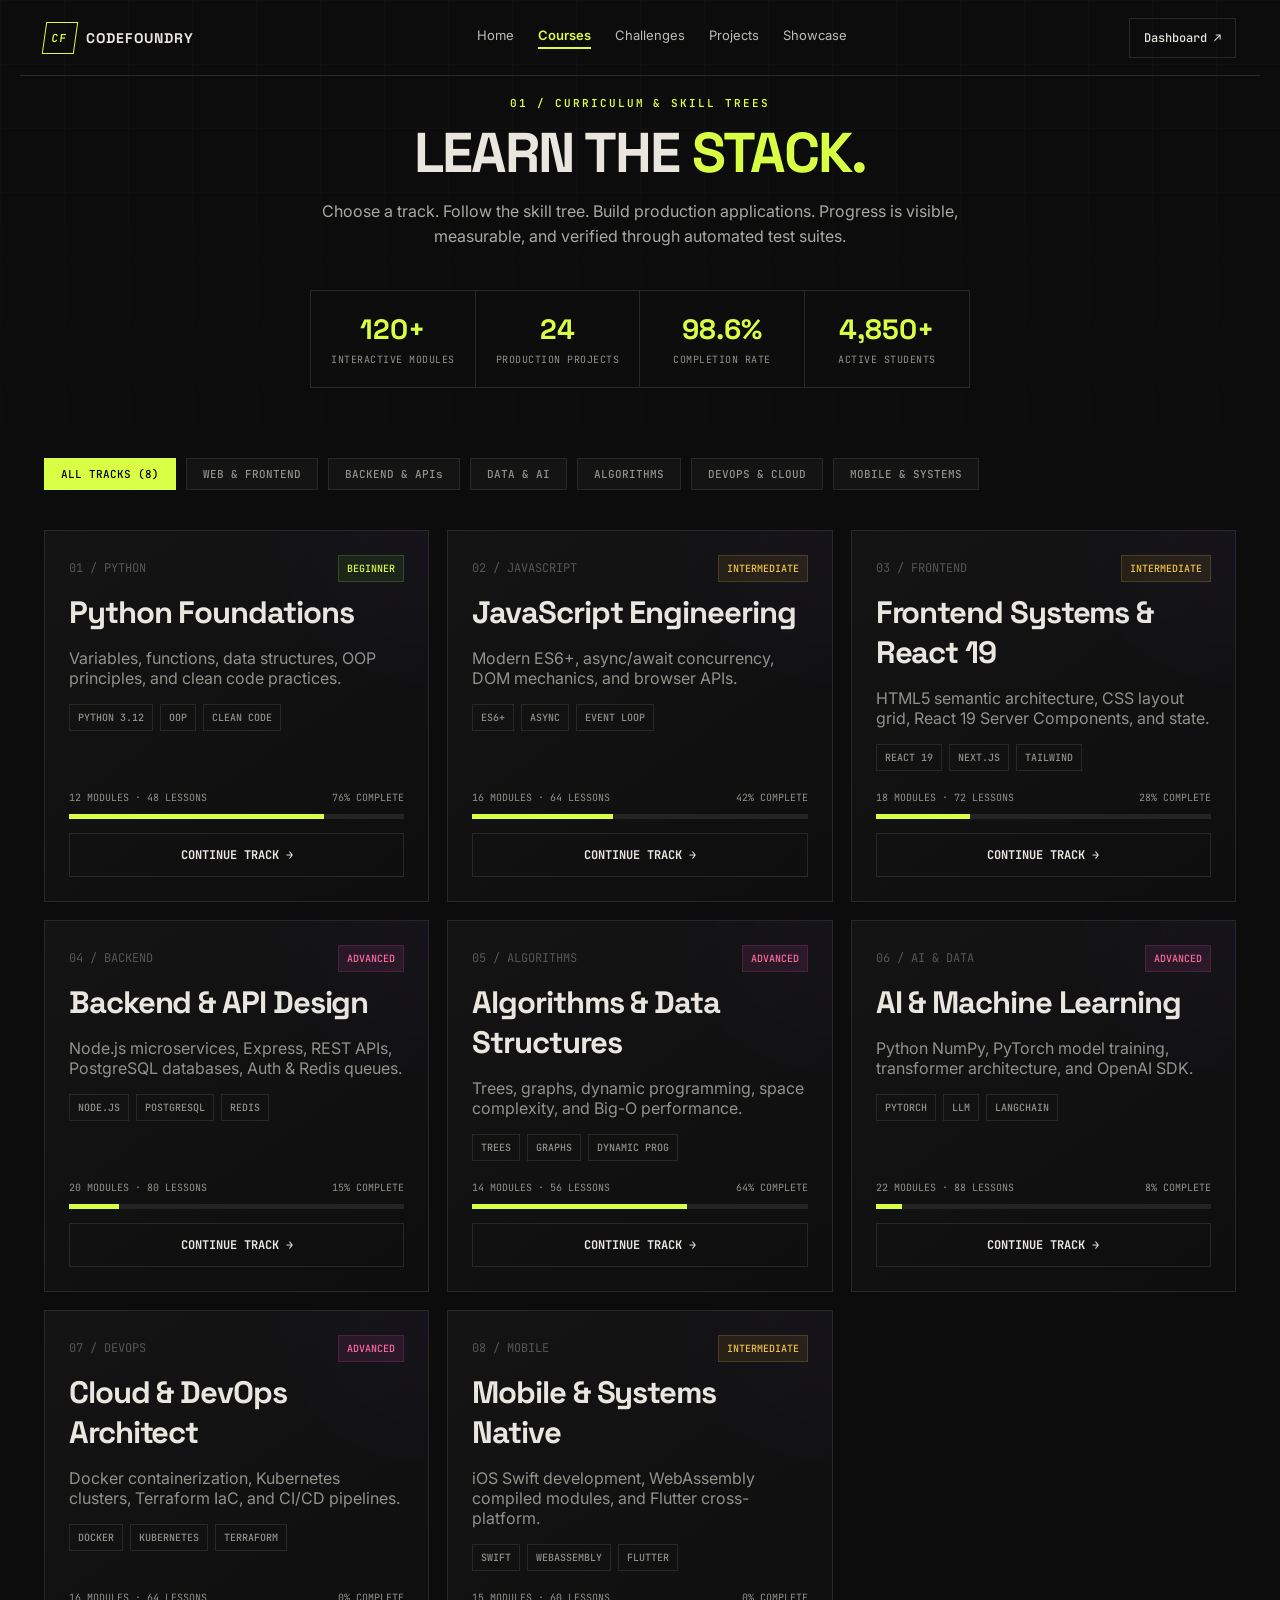
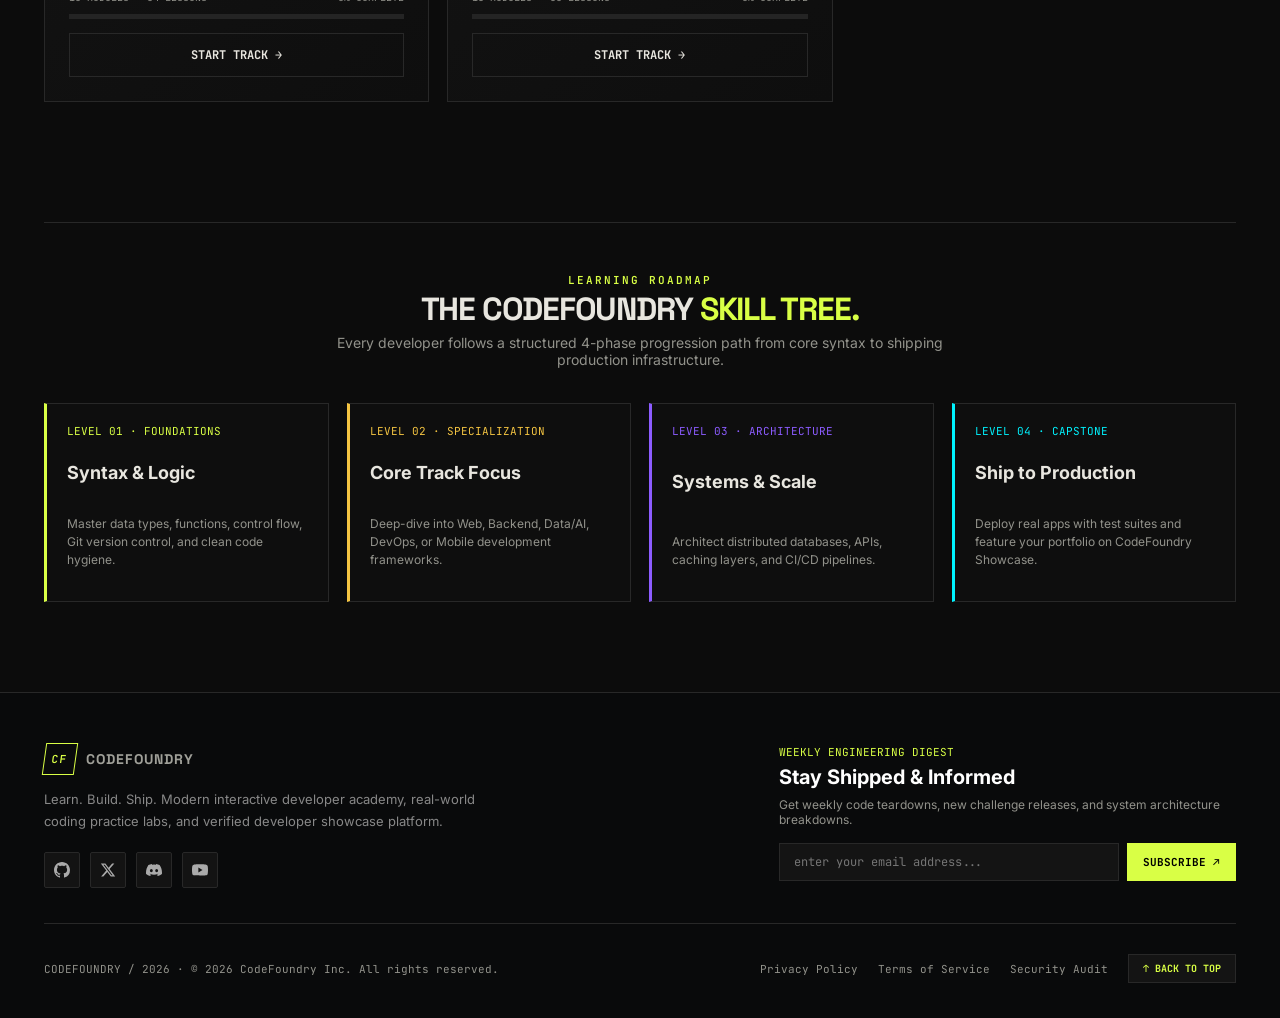
<file: courses.html>
<!doctype html>
<html lang="en">
<head>
  <meta charset="utf-8">
  <meta name="viewport" content="width=device-width,initial-scale=1">
  <title>Courses & Curriculum — CodeFoundry</title>
  <link rel="stylesheet" href="css/base.css">
  <link rel="stylesheet" href="css/components.css">
</head>
<body>
<nav class="site-nav">
  <a class="brand" href="index.html"><span class="brand-mark">CF</span><span>CODEFOUNDRY</span></a>
  <div class="nav-links">
    <a href="index.html">Home</a>
    <a href="courses.html" class="active">Courses</a>
    <a href="challenges.html">Challenges</a>
    <a href="projects.html">Projects</a>
    <a href="portfolio.html">Showcase</a>
  </div>
  <a class="nav-cta" href="dashboard.html">Dashboard <span>↗</span></a>
</nav>

<main class="container" style="padding-bottom:90px">
  <!-- Page Hero -->
  <section class="page-hero" style="padding-top:20px; text-align:center;">
    <div class="eyebrow">01 / CURRICULUM & SKILL TREES</div>
    <h1>LEARN THE <span class="lime">STACK.</span></h1>
    <p class="lead" style="margin: 15px auto; max-width: 680px;">Choose a track. Follow the skill tree. Build production applications. Progress is visible, measurable, and verified through automated test suites.</p>

    <!-- Hero Stats Bar -->
    <div class="portfolio-hero-stats">
      <div class="p-hero-stat"><b>120+</b><small>Interactive Modules</small></div>
      <div class="p-hero-stat"><b>24</b><small>Production Projects</small></div>
      <div class="p-hero-stat"><b>98.6%</b><small>Completion Rate</small></div>
      <div class="p-hero-stat"><b>4,850+</b><small>Active Students</small></div>
    </div>
  </section>

  <!-- Filter Tabs -->
  <div class="filter-bar">
    <button class="filter-btn active" data-filter="all">ALL TRACKS (8)</button>
    <button class="filter-btn" data-filter="web">WEB & FRONTEND</button>
    <button class="filter-btn" data-filter="backend">BACKEND & APIs</button>
    <button class="filter-btn" data-filter="ai">DATA & AI</button>
    <button class="filter-btn" data-filter="algo">ALGORITHMS</button>
    <button class="filter-btn" data-filter="devops">DEVOPS & CLOUD</button>
    <button class="filter-btn" data-filter="mobile">MOBILE & SYSTEMS</button>
  </div>

  <!-- Symmetrical 8-Course Grid -->
  <section class="section" style="padding-top:10px">
    <div class="grid grid-3">

      <!-- Course 1: Python Foundations -->
      <article class="card track-card" data-category="backend">
        <div>
          <div style="display:flex; justify-content:space-between; align-items:center;">
            <span class="number">01 / PYTHON</span>
            <span class="tag" style="background:#192414; color:var(--lime); border-color:#2e4a22">BEGINNER</span>
          </div>
          <h3 class="course-title">Python Foundations</h3>
          <p class="muted">Variables, functions, data structures, OOP principles, and clean code practices.</p>
          <div class="tags" style="margin-top:12px">
            <span class="tag">PYTHON 3.12</span>
            <span class="tag">OOP</span>
            <span class="tag">CLEAN CODE</span>
          </div>
        </div>
        <div style="margin-top:20px">
          <div class="meta"><span>12 MODULES · 48 LESSONS</span><span>76% COMPLETE</span></div>
          <div class="progress" style="margin-top:6px"><i style="width:76%"></i></div>
          <a class="btn alt" style="width:100%;justify-content:center;margin-top:14px" href="dashboard.html">CONTINUE TRACK →</a>
        </div>
      </article>

      <!-- Course 2: JavaScript Engineering -->
      <article class="card track-card" data-category="web">
        <div>
          <div style="display:flex; justify-content:space-between; align-items:center;">
            <span class="number">02 / JAVASCRIPT</span>
            <span class="tag" style="background:#252014; color:#f5c542; border-color:#4a3f1d">INTERMEDIATE</span>
          </div>
          <h3 class="course-title">JavaScript Engineering</h3>
          <p class="muted">Modern ES6+, async/await concurrency, DOM mechanics, and browser APIs.</p>
          <div class="tags" style="margin-top:12px">
            <span class="tag">ES6+</span>
            <span class="tag">ASYNC</span>
            <span class="tag">EVENT LOOP</span>
          </div>
        </div>
        <div style="margin-top:20px">
          <div class="meta"><span>16 MODULES · 64 LESSONS</span><span>42% COMPLETE</span></div>
          <div class="progress" style="margin-top:6px"><i style="width:42%"></i></div>
          <a class="btn alt" style="width:100%;justify-content:center;margin-top:14px" href="dashboard.html">CONTINUE TRACK →</a>
        </div>
      </article>

      <!-- Course 3: Frontend Systems -->
      <article class="card track-card" data-category="web">
        <div>
          <div style="display:flex; justify-content:space-between; align-items:center;">
            <span class="number">03 / FRONTEND</span>
            <span class="tag" style="background:#252014; color:#f5c542; border-color:#4a3f1d">INTERMEDIATE</span>
          </div>
          <h3 class="course-title">Frontend Systems & React 19</h3>
          <p class="muted">HTML5 semantic architecture, CSS layout grid, React 19 Server Components, and state.</p>
          <div class="tags" style="margin-top:12px">
            <span class="tag">REACT 19</span>
            <span class="tag">NEXT.JS</span>
            <span class="tag">TAILWIND</span>
          </div>
        </div>
        <div style="margin-top:20px">
          <div class="meta"><span>18 MODULES · 72 LESSONS</span><span>28% COMPLETE</span></div>
          <div class="progress" style="margin-top:6px"><i style="width:28%"></i></div>
          <a class="btn alt" style="width:100%;justify-content:center;margin-top:14px" href="dashboard.html">CONTINUE TRACK →</a>
        </div>
      </article>

      <!-- Course 4: Backend Engineering -->
      <article class="card track-card" data-category="backend">
        <div>
          <div style="display:flex; justify-content:space-between; align-items:center;">
            <span class="number">04 / BACKEND</span>
            <span class="tag" style="background:#271822; color:#ff6b9d; border-color:#4a203a">ADVANCED</span>
          </div>
          <h3 class="course-title">Backend & API Design</h3>
          <p class="muted">Node.js microservices, Express, REST APIs, PostgreSQL databases, Auth & Redis queues.</p>
          <div class="tags" style="margin-top:12px">
            <span class="tag">NODE.JS</span>
            <span class="tag">POSTGRESQL</span>
            <span class="tag">REDIS</span>
          </div>
        </div>
        <div style="margin-top:20px">
          <div class="meta"><span>20 MODULES · 80 LESSONS</span><span>15% COMPLETE</span></div>
          <div class="progress" style="margin-top:6px"><i style="width:15%"></i></div>
          <a class="btn alt" style="width:100%;justify-content:center;margin-top:14px" href="dashboard.html">CONTINUE TRACK →</a>
        </div>
      </article>

      <!-- Course 5: Algorithms & Data Structures -->
      <article class="card track-card" data-category="algo">
        <div>
          <div style="display:flex; justify-content:space-between; align-items:center;">
            <span class="number">05 / ALGORITHMS</span>
            <span class="tag" style="background:#271822; color:#ff6b9d; border-color:#4a203a">ADVANCED</span>
          </div>
          <h3 class="course-title">Algorithms & Data Structures</h3>
          <p class="muted">Trees, graphs, dynamic programming, space complexity, and Big-O performance.</p>
          <div class="tags" style="margin-top:12px">
            <span class="tag">TREES</span>
            <span class="tag">GRAPHS</span>
            <span class="tag">DYNAMIC PROG</span>
          </div>
        </div>
        <div style="margin-top:20px">
          <div class="meta"><span>14 MODULES · 56 LESSONS</span><span>64% COMPLETE</span></div>
          <div class="progress" style="margin-top:6px"><i style="width:64%"></i></div>
          <a class="btn alt" style="width:100%;justify-content:center;margin-top:14px" href="dashboard.html">CONTINUE TRACK →</a>
        </div>
      </article>

      <!-- Course 6: AI / Machine Learning -->
      <article class="card track-card" data-category="ai">
        <div>
          <div style="display:flex; justify-content:space-between; align-items:center;">
            <span class="number">06 / AI & DATA</span>
            <span class="tag" style="background:#271822; color:#ff6b9d; border-color:#4a203a">ADVANCED</span>
          </div>
          <h3 class="course-title">AI & Machine Learning</h3>
          <p class="muted">Python NumPy, PyTorch model training, transformer architecture, and OpenAI SDK.</p>
          <div class="tags" style="margin-top:12px">
            <span class="tag">PYTORCH</span>
            <span class="tag">LLM</span>
            <span class="tag">LANGCHAIN</span>
          </div>
        </div>
        <div style="margin-top:20px">
          <div class="meta"><span>22 MODULES · 88 LESSONS</span><span>8% COMPLETE</span></div>
          <div class="progress" style="margin-top:6px"><i style="width:8%"></i></div>
          <a class="btn alt" style="width:100%;justify-content:center;margin-top:14px" href="dashboard.html">CONTINUE TRACK →</a>
        </div>
      </article>

      <!-- Course 7: Cloud & DevOps Architect -->
      <article class="card track-card" data-category="devops">
        <div>
          <div style="display:flex; justify-content:space-between; align-items:center;">
            <span class="number">07 / DEVOPS</span>
            <span class="tag" style="background:#271822; color:#ff6b9d; border-color:#4a203a">ADVANCED</span>
          </div>
          <h3 class="course-title">Cloud & DevOps Architect</h3>
          <p class="muted">Docker containerization, Kubernetes clusters, Terraform IaC, and CI/CD pipelines.</p>
          <div class="tags" style="margin-top:12px">
            <span class="tag">DOCKER</span>
            <span class="tag">KUBERNETES</span>
            <span class="tag">TERRAFORM</span>
          </div>
        </div>
        <div style="margin-top:20px">
          <div class="meta"><span>16 MODULES · 64 LESSONS</span><span>0% COMPLETE</span></div>
          <div class="progress" style="margin-top:6px"><i style="width:0%"></i></div>
          <a class="btn alt" style="width:100%;justify-content:center;margin-top:14px" href="dashboard.html">START TRACK →</a>
        </div>
      </article>

      <!-- Course 8: Mobile & Embedded Native -->
      <article class="card track-card" data-category="mobile">
        <div>
          <div style="display:flex; justify-content:space-between; align-items:center;">
            <span class="number">08 / MOBILE</span>
            <span class="tag" style="background:#252014; color:#f5c542; border-color:#4a3f1d">INTERMEDIATE</span>
          </div>
          <h3 class="course-title">Mobile & Systems Native</h3>
          <p class="muted">iOS Swift development, WebAssembly compiled modules, and Flutter cross-platform.</p>
          <div class="tags" style="margin-top:12px">
            <span class="tag">SWIFT</span>
            <span class="tag">WEBASSEMBLY</span>
            <span class="tag">FLUTTER</span>
          </div>
        </div>
        <div style="margin-top:20px">
          <div class="meta"><span>15 MODULES · 60 LESSONS</span><span>0% COMPLETE</span></div>
          <div class="progress" style="margin-top:6px"><i style="width:0%"></i></div>
          <a class="btn alt" style="width:100%;justify-content:center;margin-top:14px" href="dashboard.html">START TRACK →</a>
        </div>
      </article>

    </div>
  </section>

  <!-- Skill Tree Progression Roadmap Section -->
  <section class="showcase-spotlight" style="margin-top:60px">
    <div style="text-align:center; max-width:650px; margin:0 auto 35px">
      <div class="eyebrow">LEARNING ROADMAP</div>
      <h2 style="font-size:32px; margin-top:6px">THE CODEFOUNDRY <span class="lime">SKILL TREE.</span></h2>
      <p class="muted" style="font-size:14px; margin-top:8px">Every developer follows a structured 4-phase progression path from core syntax to shipping production infrastructure.</p>
    </div>

    <div class="grid grid-4" style="gap:18px">
      <div class="spotlight-card" style="border-left:3px solid var(--lime)">
        <span class="mono lime" style="font-size:11px">LEVEL 01 · FOUNDATIONS</span>
        <h4 style="font-size:18px; margin:10px 0 6px">Syntax & Logic</h4>
        <p class="muted" style="font-size:12px; line-height:1.5">Master data types, functions, control flow, Git version control, and clean code hygiene.</p>
      </div>

      <div class="spotlight-card" style="border-left:3px solid #f5c542">
        <span class="mono" style="font-size:11px; color:#f5c542">LEVEL 02 · SPECIALIZATION</span>
        <h4 style="font-size:18px; margin:10px 0 6px">Core Track Focus</h4>
        <p class="muted" style="font-size:12px; line-height:1.5">Deep-dive into Web, Backend, Data/AI, DevOps, or Mobile development frameworks.</p>
      </div>

      <div class="spotlight-card" style="border-left:3px solid #8c5cff">
        <span class="mono" style="font-size:11px; color:#8c5cff">LEVEL 03 · ARCHITECTURE</span>
        <h4 style="font-size:18px; margin:10px 0 6px">Systems & Scale</h4>
        <p class="muted" style="font-size:12px; line-height:1.5">Architect distributed databases, APIs, caching layers, and CI/CD pipelines.</p>
      </div>

      <div class="spotlight-card" style="border-left:3px solid #00f2fe">
        <span class="mono" style="font-size:11px; color:#00f2fe">LEVEL 04 · CAPSTONE</span>
        <h4 style="font-size:18px; margin:10px 0 6px">Ship to Production</h4>
        <p class="muted" style="font-size:12px; line-height:1.5">Deploy real apps with test suites and feature your portfolio on CodeFoundry Showcase.</p>
      </div>
    </div>
  </section>
</main>

<footer class="site-footer">
  <div class="footer-container">
    <div class="footer-top">
      <div class="footer-brand-col">
        <a class="brand" href="index.html">
          <span class="brand-mark">CF</span>
          <span>CODEFOUNDRY</span>
        </a>
        <p class="footer-desc">
          Learn. Build. Ship. Modern interactive developer academy, real-world coding practice labs, and verified developer showcase platform.
        </p>
        <div class="footer-socials">
          <a href="https://github.com" target="_blank" rel="noopener" aria-label="GitHub" class="social-icon">
            <svg width="16" height="16" viewBox="0 0 24 24" fill="currentColor"><path d="M12 0C5.37 0 0 5.37 0 12c0 5.31 3.435 9.795 8.205 11.385.6.105.825-.255.825-.57 0-.285-.015-1.23-.015-2.235-3.015.555-3.795-.735-4.035-1.41-.135-.345-.72-1.41-1.23-1.695-.42-.225-1.02-.78-.015-.795.945-.015 1.62.87 1.845 1.23 1.08 1.815 2.805 1.305 3.495.99.105-.78.42-1.305.765-1.605-2.67-.3-5.46-1.335-5.46-5.925 0-1.305.465-2.385 1.23-3.225-.12-.3-.54-1.53.12-3.18 0 0 1.005-.315 3.3 1.23.96-.27 1.98-.405 3-.405s2.04.135 3 .405c2.295-1.56 3.3-1.23 3.3-1.23.66 1.65.24 2.88.12 3.18.765.84 1.23 1.905 1.23 3.225 0 4.605-2.805 5.625-5.475 5.925.435.375.81 1.095.81 2.22 0 1.605-.015 2.895-.015 3.3 0 .315.225.69.825.57A12.02 12.02 0 0024 12c0-6.63-5.37-12-12-12z"/></svg>
          </a>
          <a href="https://twitter.com" target="_blank" rel="noopener" aria-label="Twitter / X" class="social-icon">
            <svg width="16" height="16" viewBox="0 0 24 24" fill="currentColor"><path d="M18.244 2.25h3.308l-7.227 8.26 8.502 11.24H16.17l-5.214-6.817L4.99 21.75H1.68l7.73-8.835L1.254 2.25H8.08l4.713 6.231zm-1.161 17.52h1.833L7.084 4.126H5.117z"/></svg>
          </a>
          <a href="https://discord.com" target="_blank" rel="noopener" aria-label="Discord" class="social-icon">
            <svg width="16" height="16" viewBox="0 0 24 24" fill="currentColor"><path d="M20.317 4.37a19.791 19.791 0 00-4.885-1.515.074.074 0 00-.079.037c-.21.375-.444.864-.608 1.25a18.27 18.27 0 00-5.487 0 12.64 12.64 0 00-.617-1.25.077.077 0 00-.079-.037A19.736 19.736 0 003.677 4.37a.07.07 0 00-.032.027C.533 9.046-.32 13.58.099 18.057a.082.082 0 00.031.057 19.9 19.9 0 005.993 3.03.078.078 0 00.084-.028c.462-.63.874-1.295 1.226-1.994.021-.041.001-.09-.041-.106a13.107 13.107 0 01-1.872-.892.077.077 0 01-.008-.128c.126-.093.252-.19.372-.287a.075.075 0 01.078-.01c3.927 1.793 8.18 1.793 12.061 0a.074.074 0 01.079.009c.12.098.245.195.372.288a.077.077 0 01-.006.128c-.598.348-1.22.648-1.873.892a.077.077 0 00-.041.107c.36.698.772 1.362 1.225 1.993a.076.076 0 00.084.028 19.839 19.839 0 006.002-3.03.077.077 0 00.032-.054c.5-5.177-.838-9.674-3.549-13.66a.061.061 0 00-.031-.028zM8.02 15.33c-1.183 0-2.157-1.085-2.157-2.419 0-1.333.956-2.419 2.157-2.419 1.21 0 2.176 1.096 2.157 2.42 0 1.333-.956 2.418-2.157 2.418zm7.975 0c-1.183 0-2.157-1.085-2.157-2.419 0-1.333.955-2.419 2.157-2.419 1.21 0 2.176 1.096 2.157 2.42 0 1.333-.946 2.418-2.157 2.418z"/></svg>
          </a>
          <a href="https://youtube.com" target="_blank" rel="noopener" aria-label="YouTube" class="social-icon">
            <svg width="16" height="16" viewBox="0 0 24 24" fill="currentColor"><path d="M23.498 6.186a3.016 3.016 0 00-2.122-2.136C19.505 3.545 12 3.545 12 3.545s-7.505 0-9.377.505A3.017 3.017 0 00.502 6.186C0 8.07 0 12 0 12s0 3.93.502 5.814a3.016 3.016 0 002.122 2.136c1.871.505 9.376.505 9.376.505s7.505 0 9.377-.505a3.015 3.015 0 002.122-2.136C24 15.93 24 12 24 12s0-3.93-.502-5.814zM9.545 15.568V8.432L15.818 12l-6.273 3.568z"/></svg>
          </a>
        </div>
      </div>

      <div class="footer-newsletter-col">
        <span class="mono lime" style="font-size:11px">WEEKLY ENGINEERING DIGEST</span>
        <h4>Stay Shipped & Informed</h4>
        <p class="muted" style="font-size:12px; margin:4px 0 0">Get weekly code teardowns, new challenge releases, and system architecture breakdowns.</p>
        <form class="newsletter-form" onsubmit="event.preventDefault(); this.querySelector('button').innerText='SUBSCRIBED ✓'; this.querySelector('button').style.background='#d9ff45'; this.querySelector('button').style.color='#000';">
          <input type="email" placeholder="enter your email address..." required class="newsletter-input">
          <button type="submit" class="newsletter-btn">SUBSCRIBE ↗</button>
        </form>
      </div>
    </div>

    <div class="footer-bottom">
      <div class="footer-copy">
        <span class="mono">CODEFOUNDRY / 2026</span> · <span>© 2026 CodeFoundry Inc. All rights reserved.</span>
      </div>
      <div class="footer-legal">
        <a href="#">Privacy Policy</a>
        <a href="#">Terms of Service</a>
        <a href="#">Security Audit</a>
        <button class="back-to-top" onclick="window.scrollTo({top:0, behavior:'smooth'})">↑ BACK TO TOP</button>
      </div>
    </div>
  </div>
</footer>
<script src="js/main.js"></script>
</body>
</html>
</file>
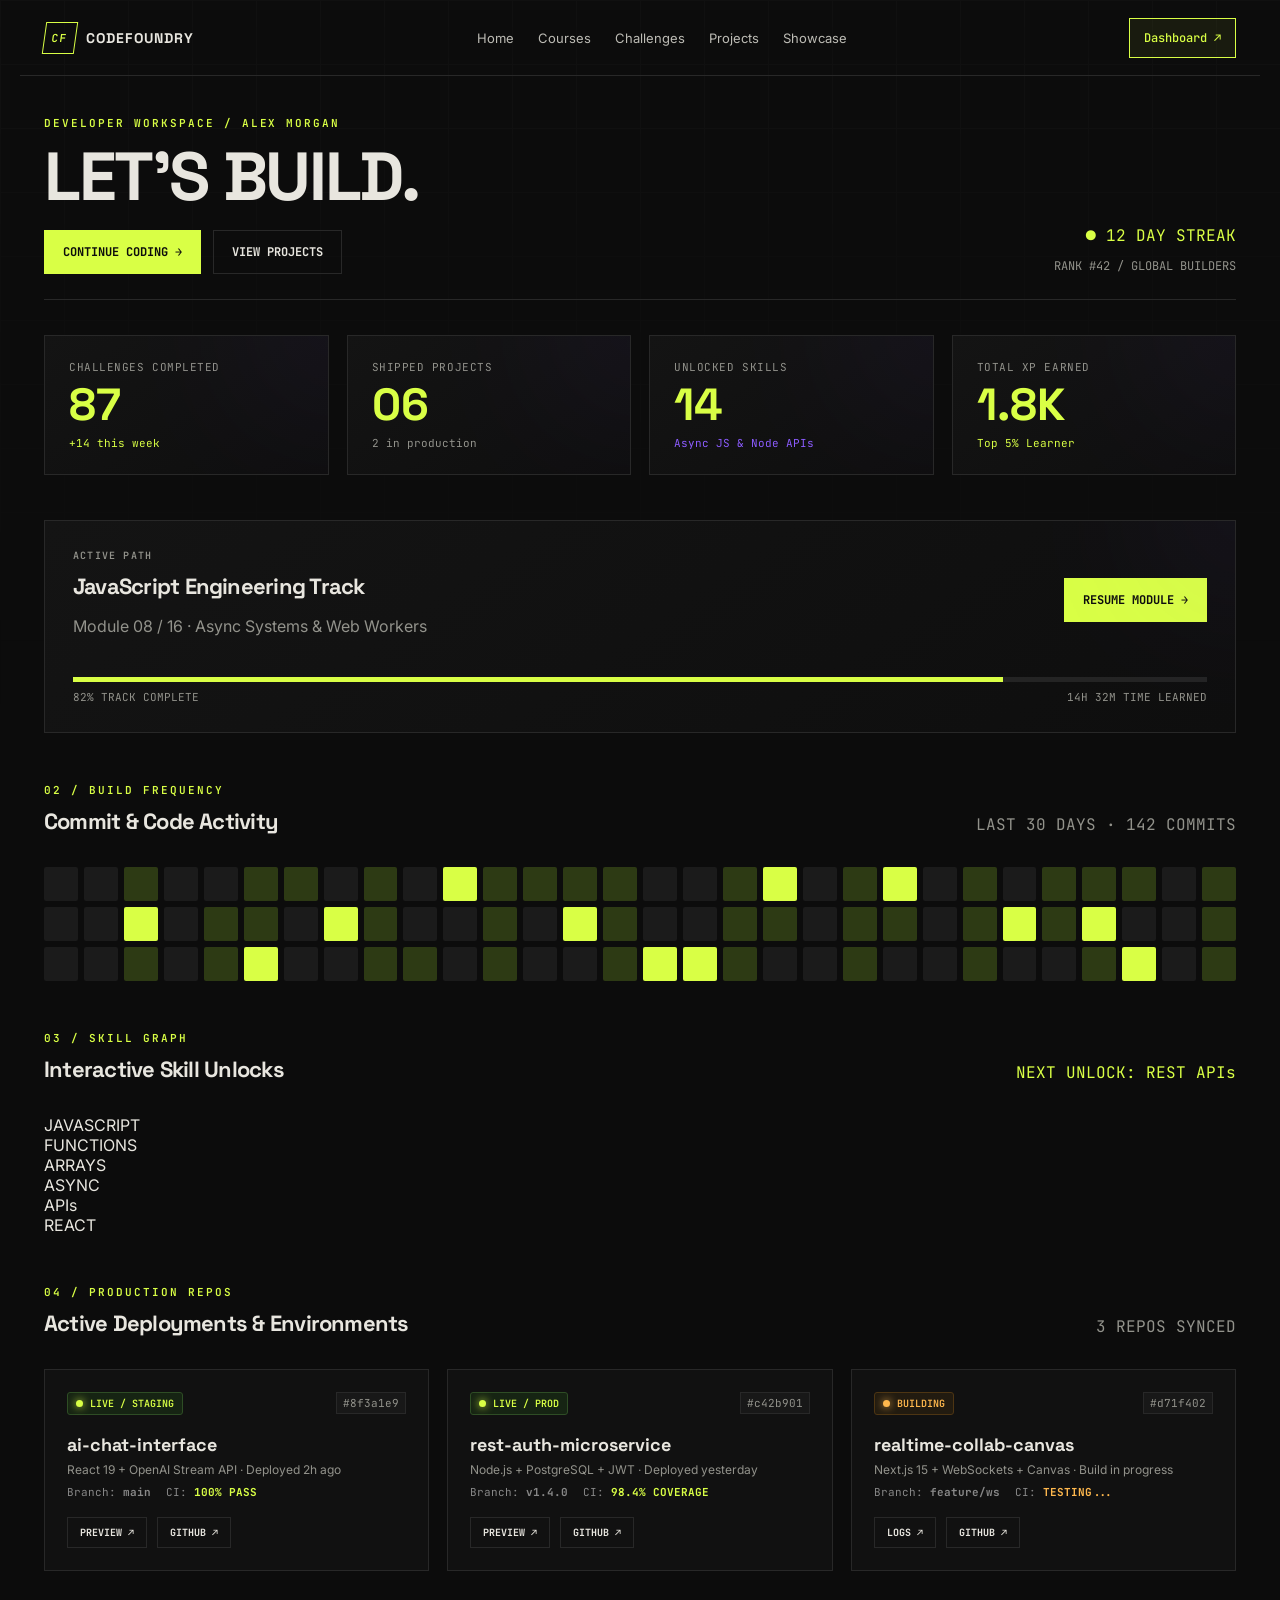
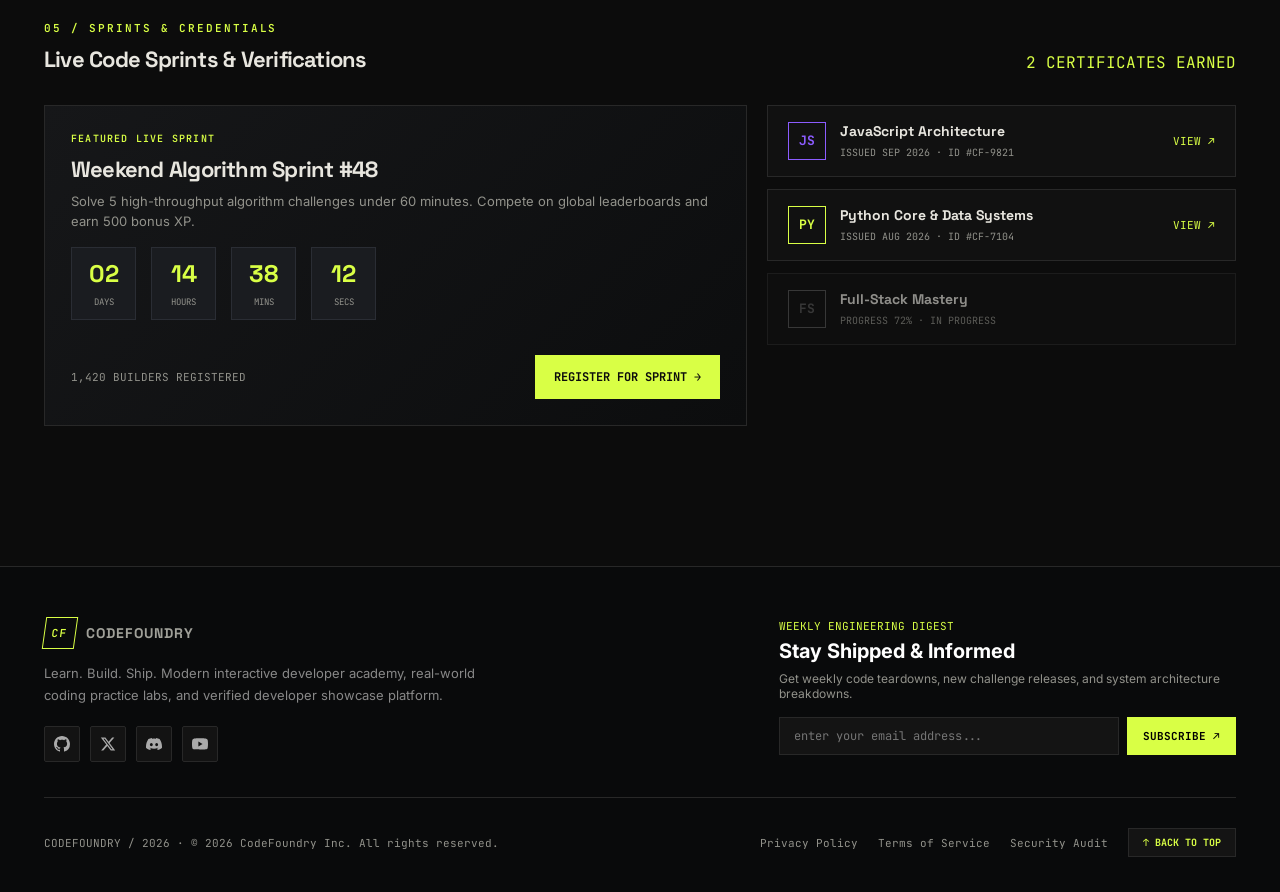
<file: dashboard.html>
<!doctype html>
<html lang="en"><head><meta charset="utf-8"><meta name="viewport" content="width=device-width,initial-scale=1">
<title>Dashboard — CodeFoundry</title><link rel="stylesheet" href="css/base.css"><link rel="stylesheet" href="css/components.css">
</head><body>
<nav class="site-nav">
  <a class="brand" href="index.html"><span class="brand-mark">CF</span><span>CODEFOUNDRY</span></a>
  <div class="nav-links">
    <a href="index.html">Home</a>
    <a href="courses.html">Courses</a>
    <a href="challenges.html">Challenges</a>
    <a href="projects.html">Projects</a>
    <a href="portfolio.html">Showcase</a>
  </div>
  <a class="nav-cta active" href="dashboard.html">Dashboard <span>↗</span></a>
</nav>

<main class="dashboard-shell container">
<section class="dash-main">
  <!-- Top Header Banner -->
  <div class="dash-top">
    <div>
      <div class="eyebrow">DEVELOPER WORKSPACE / ALEX MORGAN</div>
      <h1>LET'S BUILD.</h1>
      <div class="dash-quick-actions">
        <a href="challenges.html" class="btn">CONTINUE CODING →</a>
        <a href="projects.html" class="btn alt">VIEW PROJECTS</a>
      </div>
    </div>
    <div style="text-align:right">
      <span class="mono lime" style="display:block;margin-bottom:8px">● 12 DAY STREAK</span>
      <span class="mono muted" style="font-size:12px">RANK #42 / GLOBAL BUILDERS</span>
    </div>
  </div>

  <!-- Key Metrics Stats Grid -->
  <div class="grid grid-4">
    <div class="card dash-stat">
      <small>Challenges Completed</small>
      <b>87</b>
      <span class="mono lime" style="font-size:11px">+14 this week</span>
    </div>
    <div class="card dash-stat">
      <small>Shipped Projects</small>
      <b>06</b>
      <span class="mono muted" style="font-size:11px">2 in production</span>
    </div>
    <div class="card dash-stat">
      <small>Unlocked Skills</small>
      <b>14</b>
      <span class="mono violet" style="font-size:11px">Async JS & Node APIs</span>
    </div>
    <div class="card dash-stat">
      <small>Total XP Earned</small>
      <b>1.8K</b>
      <span class="mono lime" style="font-size:11px">Top 5% Learner</span>
    </div>
  </div>

  <!-- Section 01: Current Path -->
  <section class="section" style="padding:45px 0 25px">
    <div class="card dashboard-course">
      <div class="course-row">
        <div>
          <div class="label">ACTIVE PATH</div>
          <h3 style="margin-top:10px">JavaScript Engineering Track</h3>
          <p class="muted">Module 08 / 16 · Async Systems & Web Workers</p>
        </div>
        <a class="btn" href="challenges.html">RESUME MODULE →</a>
      </div>
      <div class="course-progress">
        <div class="progress"><i style="width:82%"></i></div>
        <div class="course-row" style="margin-top:8px">
          <span class="mono muted" style="font-size:11px">82% TRACK COMPLETE</span>
          <span class="mono muted" style="font-size:11px">14H 32M TIME LEARNED</span>
        </div>
      </div>
    </div>
  </section>

  <!-- Section 02: Build Activity Heatmap -->
  <section class="section" style="padding:25px 0">
    <div class="section-head">
      <div>
        <div class="eyebrow">02 / BUILD FREQUENCY</div>
        <h3 style="margin-top:10px">Commit & Code Activity</h3>
      </div>
      <span class="mono muted">LAST 30 DAYS · 142 COMMITS</span>
    </div>
    <div class="activity">
      <i></i><i></i><i></i><i></i><i></i><i></i><i></i><i></i><i></i><i></i><i></i><i></i><i></i><i></i><i></i><i></i><i></i><i></i><i></i><i></i><i></i><i></i><i></i><i></i><i></i><i></i><i></i><i></i><i></i><i></i><i></i><i></i><i></i><i></i><i></i><i></i><i></i><i></i><i></i><i></i><i></i><i></i><i></i><i></i><i></i><i></i><i></i><i></i><i></i><i></i><i></i><i></i><i></i><i></i><i></i><i></i><i></i><i></i><i></i><i></i><i></i><i></i><i></i><i></i><i></i><i></i><i></i><i></i><i></i><i></i><i></i><i></i><i></i><i></i><i></i><i></i><i></i><i></i><i></i><i></i><i></i><i></i><i></i><i></i><i></i><i></i><i></i><i></i><i></i><i></i>
    </div>
  </section>

  <!-- Section 03: Skill Tree Progress -->
  <section class="section" style="padding:25px 0">
    <div class="section-head">
      <div>
        <div class="eyebrow">03 / SKILL GRAPH</div>
        <h3 style="margin-top:10px">Interactive Skill Unlocks</h3>
      </div>
      <span class="mono lime">NEXT UNLOCK: REST APIs</span>
    </div>
    <div class="skill-tree">
      <div class="skill-node active n1">JAVASCRIPT</div>
      <div class="skill-node active n2">FUNCTIONS</div>
      <div class="skill-node active n3">ARRAYS</div>
      <div class="skill-node active n4">ASYNC</div>
      <div class="skill-node n5">APIs</div>
      <div class="skill-node n6">REACT</div>
      <i class="skill-line l1"></i><i class="skill-line l2"></i><i class="skill-line l3"></i><i class="skill-line l4"></i><i class="skill-line l5"></i><i class="skill-line l6"></i>
    </div>
  </section>

  <!-- NEW Section 04: Live Deployments & Production Repos -->
  <section class="section" style="padding:25px 0">
    <div class="section-head">
      <div>
        <div class="eyebrow">04 / PRODUCTION REPOS</div>
        <h3 style="margin-top:10px">Active Deployments & Environments</h3>
      </div>
      <span class="mono muted">3 REPOS SYNCED</span>
    </div>
    <div class="deploy-grid">
      <div class="deploy-card">
        <div class="deploy-header">
          <span class="status-badge"><i class="pulse-dot"></i> LIVE / STAGING</span>
          <span class="commit-hash">#8f3a1e9</span>
        </div>
        <div>
          <h4 style="margin:0 0 6px;font-family:'Space Grotesk';font-size:18px">ai-chat-interface</h4>
          <p class="muted" style="font-size:12px;margin:0">React 19 + OpenAI Stream API · Deployed 2h ago</p>
          <div class="deploy-meta">
            <span>Branch: <b>main</b></span>
            <span>CI: <b class="lime">100% PASS</b></span>
          </div>
        </div>
        <div style="display:flex;gap:10px">
          <a class="btn alt" style="padding:8px 12px;font-size:10px" href="projects.html">PREVIEW ↗</a>
          <a class="btn alt" style="padding:8px 12px;font-size:10px" href="#">GITHUB ↗</a>
        </div>
      </div>

      <div class="deploy-card">
        <div class="deploy-header">
          <span class="status-badge"><i class="pulse-dot"></i> LIVE / PROD</span>
          <span class="commit-hash">#c42b901</span>
        </div>
        <div>
          <h4 style="margin:0 0 6px;font-family:'Space Grotesk';font-size:18px">rest-auth-microservice</h4>
          <p class="muted" style="font-size:12px;margin:0">Node.js + PostgreSQL + JWT · Deployed yesterday</p>
          <div class="deploy-meta">
            <span>Branch: <b>v1.4.0</b></span>
            <span>CI: <b class="lime">98.4% COVERAGE</b></span>
          </div>
        </div>
        <div style="display:flex;gap:10px">
          <a class="btn alt" style="padding:8px 12px;font-size:10px" href="projects.html">PREVIEW ↗</a>
          <a class="btn alt" style="padding:8px 12px;font-size:10px" href="#">GITHUB ↗</a>
        </div>
      </div>

      <div class="deploy-card">
        <div class="deploy-header">
          <span class="status-badge" style="background:#221b10;color:#ffb84d;border-color:#4d3513"><i class="pulse-dot" style="background:#ffb84d;box-shadow:0 0 8px #ffb84d"></i> BUILDING</span>
          <span class="commit-hash">#d71f402</span>
        </div>
        <div>
          <h4 style="margin:0 0 6px;font-family:'Space Grotesk';font-size:18px">realtime-collab-canvas</h4>
          <p class="muted" style="font-size:12px;margin:0">Next.js 15 + WebSockets + Canvas · Build in progress</p>
          <div class="deploy-meta">
            <span>Branch: <b>feature/ws</b></span>
            <span>CI: <b style="color:#ffb84d">TESTING...</b></span>
          </div>
        </div>
        <div style="display:flex;gap:10px">
          <a class="btn alt" style="padding:8px 12px;font-size:10px" href="projects.html">LOGS ↗</a>
          <a class="btn alt" style="padding:8px 12px;font-size:10px" href="#">GITHUB ↗</a>
        </div>
      </div>
    </div>
  </section>

  <!-- NEW Section 05: Code Sprints & Verified Certification Milestones -->
  <section class="section" style="padding:25px 0 60px">
    <div class="section-head">
      <div>
        <div class="eyebrow">05 / SPRINTS & CREDENTIALS</div>
        <h3 style="margin-top:10px">Live Code Sprints & Verifications</h3>
      </div>
      <span class="mono lime">2 CERTIFICATES EARNED</span>
    </div>
    <div class="sprint-cert-grid">
      <div class="sprint-card">
        <div>
          <div class="label" style="color:var(--lime)">FEATURED LIVE SPRINT</div>
          <h3 style="margin-top:10px">Weekend Algorithm Sprint #48</h3>
          <p class="muted" style="font-size:13px;line-height:1.6;margin-top:8px">Solve 5 high-throughput algorithm challenges under 60 minutes. Compete on global leaderboards and earn 500 bonus XP.</p>
          
          <div class="sprint-timer">
            <div class="timer-unit"><b>02</b><small>DAYS</small></div>
            <div class="timer-unit"><b>14</b><small>HOURS</small></div>
            <div class="timer-unit"><b>38</b><small>MINS</small></div>
            <div class="timer-unit"><b>12</b><small>SECS</small></div>
          </div>
        </div>

        <div style="display:flex;align-items:center;justify-content:space-between">
          <span class="mono muted" style="font-size:11px">1,420 BUILDERS REGISTERED</span>
          <button class="btn" id="joinSprintBtn">REGISTER FOR SPRINT →</button>
        </div>
      </div>

      <div class="cert-list">
        <div class="cert-item">
          <div style="display:flex;gap:14px;align-items:center">
            <div class="cert-icon">JS</div>
            <div>
              <h4 style="margin:0;font-size:14px;font-family:'Space Grotesk'">JavaScript Architecture</h4>
              <span class="mono muted" style="font-size:10px">ISSUED SEP 2026 · ID #CF-9821</span>
            </div>
          </div>
          <a class="mono lime" style="font-size:11px" href="#">VIEW ↗</a>
        </div>

        <div class="cert-item">
          <div style="display:flex;gap:14px;align-items:center">
            <div class="cert-icon" style="border-color:var(--lime);color:var(--lime)">PY</div>
            <div>
              <h4 style="margin:0;font-size:14px;font-family:'Space Grotesk'">Python Core & Data Systems</h4>
              <span class="mono muted" style="font-size:10px">ISSUED AUG 2026 · ID #CF-7104</span>
            </div>
          </div>
          <a class="mono lime" style="font-size:11px" href="#">VIEW ↗</a>
        </div>

        <div class="cert-item" style="opacity:.6">
          <div style="display:flex;gap:14px;align-items:center">
            <div class="cert-icon" style="border-color:#555;color:#555">FS</div>
            <div>
              <h4 style="margin:0;font-size:14px;font-family:'Space Grotesk'">Full-Stack Mastery</h4>
              <span class="mono muted" style="font-size:10px">PROGRESS 72% · IN PROGRESS</span>
            </div>
          </div>
        </div>
      </div>
    </div>
  </section>
</main>

<footer class="site-footer">
  <div class="footer-container">
    <div class="footer-top">
      <div class="footer-brand-col">
        <a class="brand" href="index.html">
          <span class="brand-mark">CF</span>
          <span>CODEFOUNDRY</span>
        </a>
        <p class="footer-desc">
          Learn. Build. Ship. Modern interactive developer academy, real-world coding practice labs, and verified developer showcase platform.
        </p>
        <div class="footer-socials">
          <a href="https://github.com" target="_blank" rel="noopener" aria-label="GitHub" class="social-icon">
            <svg width="16" height="16" viewBox="0 0 24 24" fill="currentColor"><path d="M12 0C5.37 0 0 5.37 0 12c0 5.31 3.435 9.795 8.205 11.385.6.105.825-.255.825-.57 0-.285-.015-1.23-.015-2.235-3.015.555-3.795-.735-4.035-1.41-.135-.345-.72-1.41-1.23-1.695-.42-.225-1.02-.78-.015-.795.945-.015 1.62.87 1.845 1.23 1.08 1.815 2.805 1.305 3.495.99.105-.78.42-1.305.765-1.605-2.67-.3-5.46-1.335-5.46-5.925 0-1.305.465-2.385 1.23-3.225-.12-.3-.54-1.53.12-3.18 0 0 1.005-.315 3.3 1.23.96-.27 1.98-.405 3-.405s2.04.135 3 .405c2.295-1.56 3.3-1.23 3.3-1.23.66 1.65.24 2.88.12 3.18.765.84 1.23 1.905 1.23 3.225 0 4.605-2.805 5.625-5.475 5.925.435.375.81 1.095.81 2.22 0 1.605-.015 2.895-.015 3.3 0 .315.225.69.825.57A12.02 12.02 0 0024 12c0-6.63-5.37-12-12-12z"/></svg>
          </a>
          <a href="https://twitter.com" target="_blank" rel="noopener" aria-label="Twitter / X" class="social-icon">
            <svg width="16" height="16" viewBox="0 0 24 24" fill="currentColor"><path d="M18.244 2.25h3.308l-7.227 8.26 8.502 11.24H16.17l-5.214-6.817L4.99 21.75H1.68l7.73-8.835L1.254 2.25H8.08l4.713 6.231zm-1.161 17.52h1.833L7.084 4.126H5.117z"/></svg>
          </a>
          <a href="https://discord.com" target="_blank" rel="noopener" aria-label="Discord" class="social-icon">
            <svg width="16" height="16" viewBox="0 0 24 24" fill="currentColor"><path d="M20.317 4.37a19.791 19.791 0 00-4.885-1.515.074.074 0 00-.079.037c-.21.375-.444.864-.608 1.25a18.27 18.27 0 00-5.487 0 12.64 12.64 0 00-.617-1.25.077.077 0 00-.079-.037A19.736 19.736 0 003.677 4.37a.07.07 0 00-.032.027C.533 9.046-.32 13.58.099 18.057a.082.082 0 00.031.057 19.9 19.9 0 005.993 3.03.078.078 0 00.084-.028c.462-.63.874-1.295 1.226-1.994.021-.041.001-.09-.041-.106a13.107 13.107 0 01-1.872-.892.077.077 0 01-.008-.128c.126-.093.252-.19.372-.287a.075.075 0 01.078-.01c3.927 1.793 8.18 1.793 12.061 0a.074.074 0 01.079.009c.12.098.245.195.372.288a.077.077 0 01-.006.128c-.598.348-1.22.648-1.873.892a.077.077 0 00-.041.107c.36.698.772 1.362 1.225 1.993a.076.076 0 00.084.028 19.839 19.839 0 006.002-3.03.077.077 0 00.032-.054c.5-5.177-.838-9.674-3.549-13.66a.061.061 0 00-.031-.028zM8.02 15.33c-1.183 0-2.157-1.085-2.157-2.419 0-1.333.956-2.419 2.157-2.419 1.21 0 2.176 1.096 2.157 2.42 0 1.333-.956 2.418-2.157 2.418zm7.975 0c-1.183 0-2.157-1.085-2.157-2.419 0-1.333.955-2.419 2.157-2.419 1.21 0 2.176 1.096 2.157 2.42 0 1.333-.946 2.418-2.157 2.418z"/></svg>
          </a>
          <a href="https://youtube.com" target="_blank" rel="noopener" aria-label="YouTube" class="social-icon">
            <svg width="16" height="16" viewBox="0 0 24 24" fill="currentColor"><path d="M23.498 6.186a3.016 3.016 0 00-2.122-2.136C19.505 3.545 12 3.545 12 3.545s-7.505 0-9.377.505A3.017 3.017 0 00.502 6.186C0 8.07 0 12 0 12s0 3.93.502 5.814a3.016 3.016 0 002.122 2.136c1.871.505 9.376.505 9.376.505s7.505 0 9.377-.505a3.015 3.015 0 002.122-2.136C24 15.93 24 12 24 12s0-3.93-.502-5.814zM9.545 15.568V8.432L15.818 12l-6.273 3.568z"/></svg>
          </a>
        </div>
      </div>

      <div class="footer-newsletter-col">
        <span class="mono lime" style="font-size:11px">WEEKLY ENGINEERING DIGEST</span>
        <h4>Stay Shipped & Informed</h4>
        <p class="muted" style="font-size:12px; margin:4px 0 0">Get weekly code teardowns, new challenge releases, and system architecture breakdowns.</p>
        <form class="newsletter-form" onsubmit="event.preventDefault(); this.querySelector('button').innerText='SUBSCRIBED ✓'; this.querySelector('button').style.background='#d9ff45'; this.querySelector('button').style.color='#000';">
          <input type="email" placeholder="enter your email address..." required class="newsletter-input">
          <button type="submit" class="newsletter-btn">SUBSCRIBE ↗</button>
        </form>
      </div>
    </div>

    <div class="footer-bottom">
      <div class="footer-copy">
        <span class="mono">CODEFOUNDRY / 2026</span> · <span>© 2026 CodeFoundry Inc. All rights reserved.</span>
      </div>
      <div class="footer-legal">
        <a href="#">Privacy Policy</a>
        <a href="#">Terms of Service</a>
        <a href="#">Security Audit</a>
        <button class="back-to-top" onclick="window.scrollTo({top:0, behavior:'smooth'})">↑ BACK TO TOP</button>
      </div>
    </div>
  </div>
</footer>
<script src="js/main.js"></script>
</body>
</html>
</file>
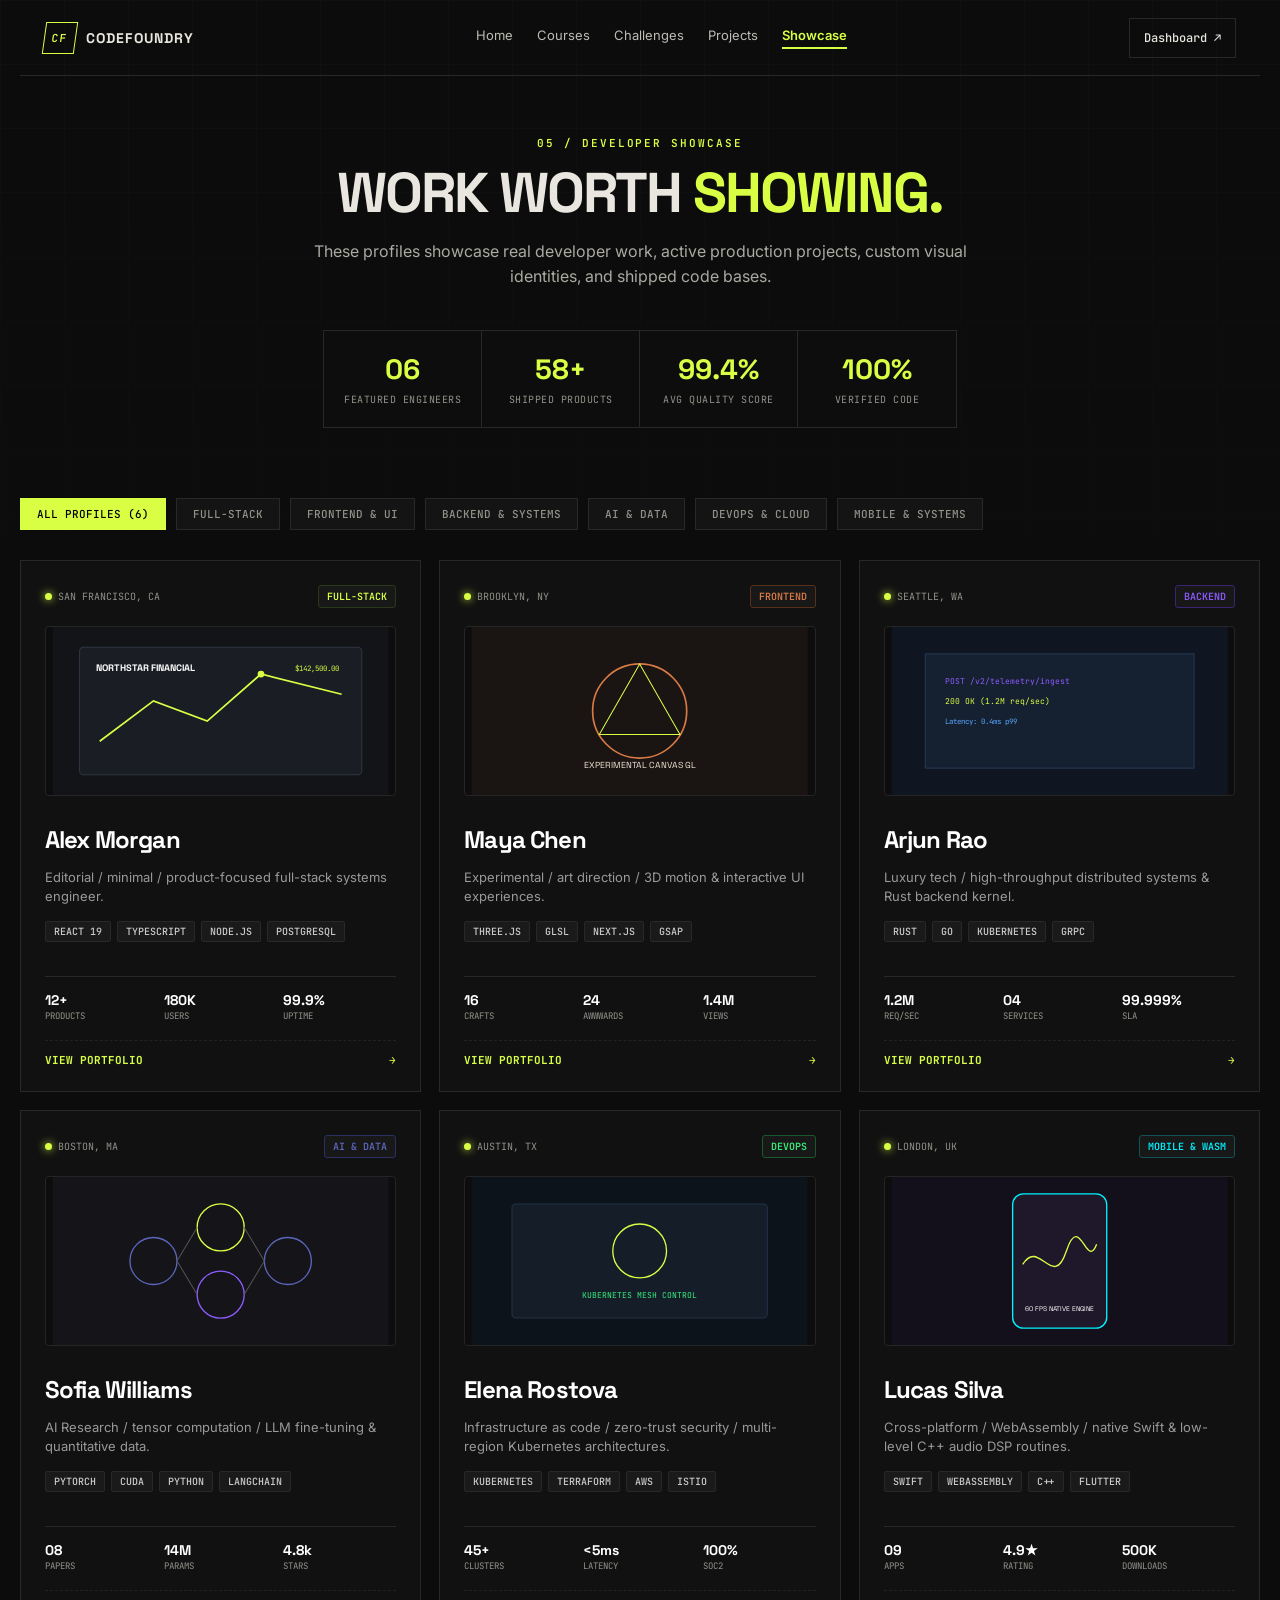
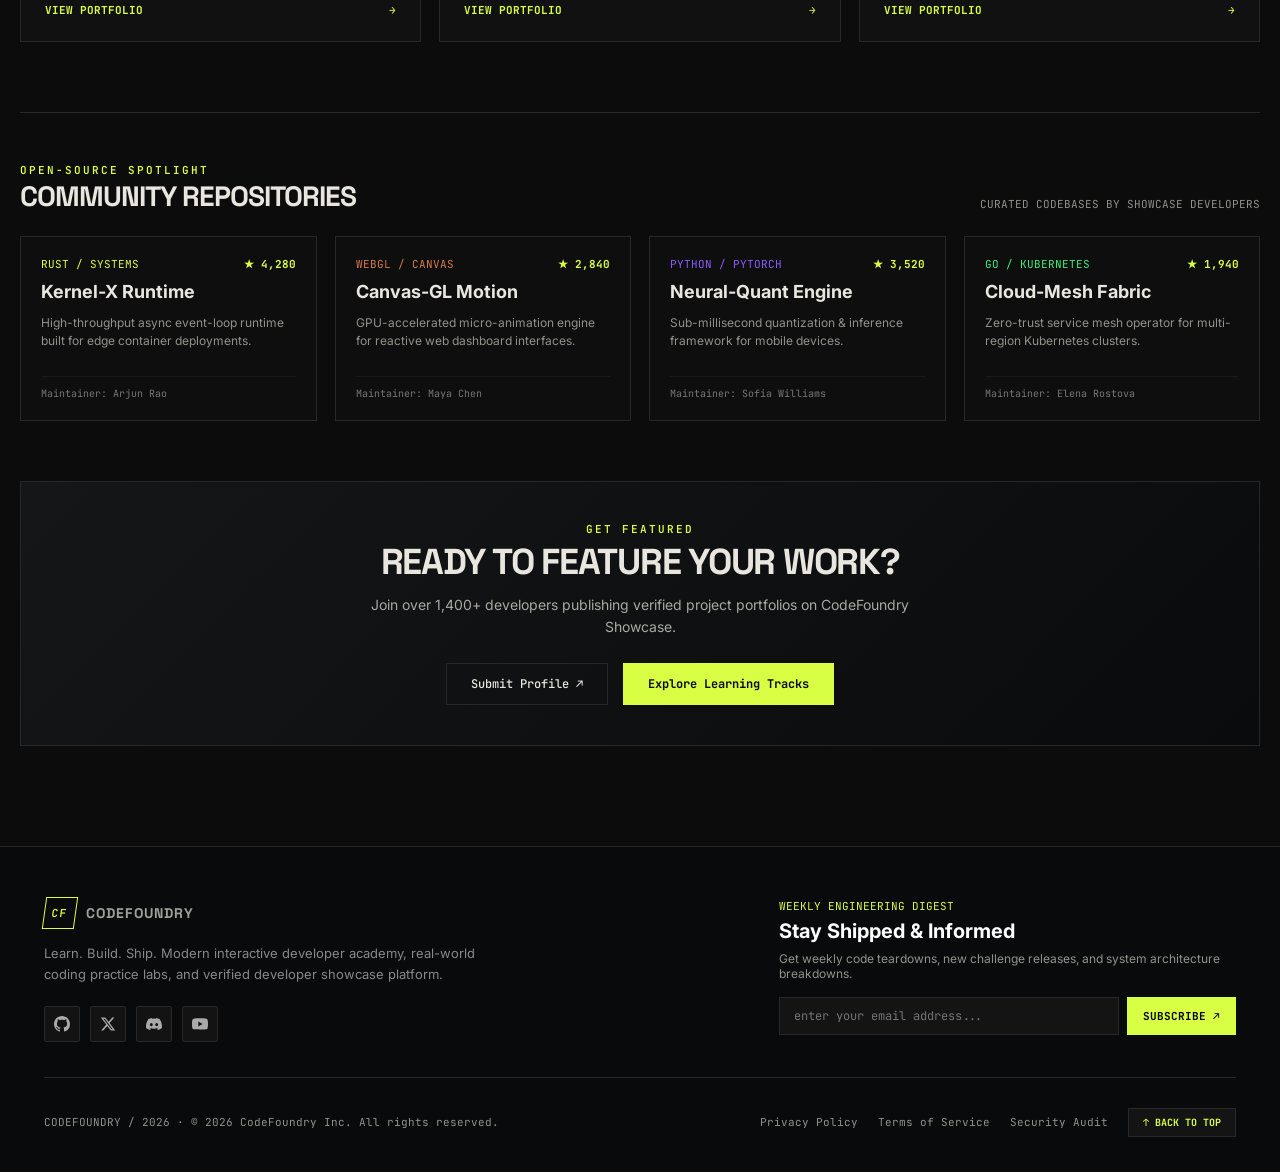
<file: portfolio.html>
<!doctype html>
<html lang="en">
<head>
  <meta charset="utf-8">
  <meta name="viewport" content="width=device-width,initial-scale=1">
  <title>Developer Showcase — CodeFoundry</title>
  <link rel="stylesheet" href="css/base.css">
  <link rel="stylesheet" href="css/components.css">
</head>
<body>
<nav class="site-nav">
  <a class="brand" href="index.html"><span class="brand-mark">CF</span><span>CODEFOUNDRY</span></a>
  <div class="nav-links">
    <a href="index.html">Home</a>
    <a href="courses.html">Courses</a>
    <a href="challenges.html">Challenges</a>
    <a href="projects.html">Projects</a>
    <a href="portfolio.html" class="active">Showcase</a>
  </div>
  <a class="nav-cta" href="dashboard.html">Dashboard <span>↗</span></a>
</nav>

<main class="container portfolio-hub">
  <!-- Page Hero -->
  <section class="page-hero" style="padding-top:20px; text-align:center;">
    <div class="eyebrow">05 / DEVELOPER SHOWCASE</div>
    <h1>WORK WORTH <span class="lime">SHOWING.</span></h1>
    <p class="lead" style="margin: 15px auto; max-width: 680px;">These profiles showcase real developer work, active production projects, custom visual identities, and shipped code bases.</p>

    <!-- Showcase Hero Stats -->
    <div class="portfolio-hero-stats">
      <div class="p-hero-stat"><b>06</b><small>Featured Engineers</small></div>
      <div class="p-hero-stat"><b>58+</b><small>Shipped Products</small></div>
      <div class="p-hero-stat"><b>99.4%</b><small>Avg Quality Score</small></div>
      <div class="p-hero-stat"><b>100%</b><small>Verified Code</small></div>
    </div>
  </section>

  <!-- Filter Bar with Interactive Data-Filter Attributes -->
  <div class="filter-bar">
    <button class="filter-btn active" data-filter="all">ALL PROFILES (6)</button>
    <button class="filter-btn" data-filter="fullstack">FULL-STACK</button>
    <button class="filter-btn" data-filter="frontend">FRONTEND & UI</button>
    <button class="filter-btn" data-filter="backend">BACKEND & SYSTEMS</button>
    <button class="filter-btn" data-filter="ai">AI & DATA</button>
    <button class="filter-btn" data-filter="devops">DEVOPS & CLOUD</button>
    <button class="filter-btn" data-filter="mobile">MOBILE & SYSTEMS</button>
  </div>

  <!-- Symmetrical 3x2 Desktop Grid for 6 Cards -->
  <div class="grid grid-3">

    <!-- Card 1: Alex Morgan -->
    <a class="profile-card" data-category="fullstack" href="portfolios/alex.html">
      <div class="profile-card-top">
        <span class="profile-location"><span class="pulse-dot"></span> SAN FRANCISCO, CA</span>
        <span class="profile-role-badge">FULL-STACK</span>
      </div>
      <div class="profile-art-banner">
        <svg viewBox="0 0 500 250" xmlns="http://www.w3.org/2000/svg">
          <rect width="500" height="250" fill="#121418"/>
          <rect x="40" y="30" width="420" height="190" rx="6" fill="#1a1e24" stroke="#2e3642" stroke-width="1.5"/>
          <path d="M 70 170 L 150 110 L 230 140 L 310 70 L 430 100" fill="none" stroke="#d9ff45" stroke-width="2.5"/>
          <circle cx="310" cy="70" r="5" fill="#d9ff45"/>
          <text x="65" y="65" fill="#fff" font-family="Space Grotesk" font-size="14" font-weight="700">NORTHSTAR FINANCIAL</text>
          <text x="360" y="65" fill="#d9ff45" font-family="JetBrains Mono" font-size="11">$142,500.00</text>
        </svg>
      </div>
      <div class="profile-card-body">
        <h3>Alex Morgan</h3>
        <p class="muted">Editorial / minimal / product-focused full-stack systems engineer.</p>
        <div class="profile-tags">
          <span class="profile-tag">REACT 19</span>
          <span class="profile-tag">TYPESCRIPT</span>
          <span class="profile-tag">NODE.JS</span>
          <span class="profile-tag">POSTGRESQL</span>
        </div>
      </div>
      <div class="profile-stats-bar">
        <div class="profile-stat-item"><b>12+</b><small>Products</small></div>
        <div class="profile-stat-item"><b>180K</b><small>Users</small></div>
        <div class="profile-stat-item"><b>99.9%</b><small>Uptime</small></div>
      </div>
      <div class="profile-card-footer">
        <span>VIEW PORTFOLIO</span>
        <span>→</span>
      </div>
    </a>

    <!-- Card 2: Maya Chen -->
    <a class="profile-card" data-category="frontend" href="portfolios/maya.html">
      <div class="profile-card-top">
        <span class="profile-location"><span class="pulse-dot"></span> BROOKLYN, NY</span>
        <span class="profile-role-badge" style="color:#d77a45; border-color:#5a3118">FRONTEND</span>
      </div>
      <div class="profile-art-banner">
        <svg viewBox="0 0 500 250" xmlns="http://www.w3.org/2000/svg">
          <rect width="500" height="250" fill="#1a1412"/>
          <circle cx="250" cy="125" r="70" fill="none" stroke="#d77a45" stroke-width="2.5"/>
          <polygon points="250,55 310,160 190,160" fill="none" stroke="#d9ff45" stroke-width="1.5"/>
          <text x="250" y="210" fill="#efe6d6" font-family="Space Grotesk" font-size="13" text-anchor="middle">EXPERIMENTAL CANVAS GL</text>
        </svg>
      </div>
      <div class="profile-card-body">
        <h3>Maya Chen</h3>
        <p class="muted">Experimental / art direction / 3D motion & interactive UI experiences.</p>
        <div class="profile-tags">
          <span class="profile-tag">THREE.JS</span>
          <span class="profile-tag">GLSL</span>
          <span class="profile-tag">NEXT.JS</span>
          <span class="profile-tag">GSAP</span>
        </div>
      </div>
      <div class="profile-stats-bar">
        <div class="profile-stat-item"><b>16</b><small>Crafts</small></div>
        <div class="profile-stat-item"><b>24</b><small>Awwwards</small></div>
        <div class="profile-stat-item"><b>1.4M</b><small>Views</small></div>
      </div>
      <div class="profile-card-footer">
        <span>VIEW PORTFOLIO</span>
        <span>→</span>
      </div>
    </a>

    <!-- Card 3: Arjun Rao -->
    <a class="profile-card" data-category="backend" href="portfolios/arjun.html">
      <div class="profile-card-top">
        <span class="profile-location"><span class="pulse-dot"></span> SEATTLE, WA</span>
        <span class="profile-role-badge" style="color:#8c5cff; border-color:#3b2375">BACKEND</span>
      </div>
      <div class="profile-art-banner">
        <svg viewBox="0 0 500 250" xmlns="http://www.w3.org/2000/svg">
          <rect width="500" height="250" fill="#0f1622"/>
          <rect x="50" y="40" width="400" height="170" fill="#152030" stroke="#253854" stroke-width="1.5"/>
          <text x="80" y="85" fill="#8c5cff" font-family="JetBrains Mono" font-size="12">POST /v2/telemetry/ingest</text>
          <text x="80" y="115" fill="#d9ff45" font-family="JetBrains Mono" font-size="12">200 OK (1.2M req/sec)</text>
          <text x="80" y="145" fill="#58a6ff" font-family="JetBrains Mono" font-size="11">Latency: 0.4ms p99</text>
        </svg>
      </div>
      <div class="profile-card-body">
        <h3>Arjun Rao</h3>
        <p class="muted">Luxury tech / high-throughput distributed systems & Rust backend kernel.</p>
        <div class="profile-tags">
          <span class="profile-tag">RUST</span>
          <span class="profile-tag">GO</span>
          <span class="profile-tag">KUBERNETES</span>
          <span class="profile-tag">GRPC</span>
        </div>
      </div>
      <div class="profile-stats-bar">
        <div class="profile-stat-item"><b>1.2M</b><small>req/sec</small></div>
        <div class="profile-stat-item"><b>04</b><small>Services</small></div>
        <div class="profile-stat-item"><b>99.999%</b><small>SLA</small></div>
      </div>
      <div class="profile-card-footer">
        <span>VIEW PORTFOLIO</span>
        <span>→</span>
      </div>
    </a>

    <!-- Card 4: Sofia Williams -->
    <a class="profile-card" data-category="ai" href="portfolios/sofia.html">
      <div class="profile-card-top">
        <span class="profile-location"><span class="pulse-dot"></span> BOSTON, MA</span>
        <span class="profile-role-badge" style="color:#5b66bb; border-color:#2a3061">AI & DATA</span>
      </div>
      <div class="profile-art-banner">
        <svg viewBox="0 0 500 250" xmlns="http://www.w3.org/2000/svg">
          <rect width="500" height="250" fill="#141419"/>
          <circle cx="150" cy="125" r="35" fill="none" stroke="#5b66bb" stroke-width="2"/>
          <circle cx="250" cy="75" r="35" fill="none" stroke="#d9ff45" stroke-width="2"/>
          <circle cx="250" cy="175" r="35" fill="none" stroke="#8c5cff" stroke-width="2"/>
          <circle cx="350" cy="125" r="35" fill="none" stroke="#5b66bb" stroke-width="2"/>
          <line x1="185" y1="125" x2="215" y2="75" stroke="#555" stroke-width="1.5"/>
          <line x1="185" y1="125" x2="215" y2="175" stroke="#555" stroke-width="1.5"/>
          <line x1="285" y1="75" x2="315" y2="125" stroke="#555" stroke-width="1.5"/>
          <line x1="285" y1="175" x2="315" y2="125" stroke="#555" stroke-width="1.5"/>
        </svg>
      </div>
      <div class="profile-card-body">
        <h3>Sofia Williams</h3>
        <p class="muted">AI Research / tensor computation / LLM fine-tuning & quantitative data.</p>
        <div class="profile-tags">
          <span class="profile-tag">PYTORCH</span>
          <span class="profile-tag">CUDA</span>
          <span class="profile-tag">PYTHON</span>
          <span class="profile-tag">LANGCHAIN</span>
        </div>
      </div>
      <div class="profile-stats-bar">
        <div class="profile-stat-item"><b>08</b><small>Papers</small></div>
        <div class="profile-stat-item"><b>14M</b><small>Params</small></div>
        <div class="profile-stat-item"><b>4.8k</b><small>Stars</small></div>
      </div>
      <div class="profile-card-footer">
        <span>VIEW PORTFOLIO</span>
        <span>→</span>
      </div>
    </a>

    <!-- Card 5: Elena Rostova -->
    <a class="profile-card" data-category="devops" href="portfolios/elena.html">
      <div class="profile-card-top">
        <span class="profile-location"><span class="pulse-dot"></span> AUSTIN, TX</span>
        <span class="profile-role-badge" style="color:#38ef7d; border-color:#18592f">DEVOPS</span>
      </div>
      <div class="profile-art-banner">
        <svg viewBox="0 0 500 250" xmlns="http://www.w3.org/2000/svg">
          <rect width="500" height="250" fill="#0d131a"/>
          <rect x="60" y="40" width="380" height="170" rx="6" fill="#141d28" stroke="#223247" stroke-width="1.5"/>
          <circle cx="250" cy="110" r="40" fill="none" stroke="#d9ff45" stroke-width="2"/>
          <text x="250" y="180" fill="#38ef7d" font-family="JetBrains Mono" font-size="12" text-anchor="middle">KUBERNETES MESH CONTROL</text>
        </svg>
      </div>
      <div class="profile-card-body">
        <h3>Elena Rostova</h3>
        <p class="muted">Infrastructure as code / zero-trust security / multi-region Kubernetes architectures.</p>
        <div class="profile-tags">
          <span class="profile-tag">KUBERNETES</span>
          <span class="profile-tag">TERRAFORM</span>
          <span class="profile-tag">AWS</span>
          <span class="profile-tag">ISTIO</span>
        </div>
      </div>
      <div class="profile-stats-bar">
        <div class="profile-stat-item"><b>45+</b><small>Clusters</small></div>
        <div class="profile-stat-item"><b>&lt;5ms</b><small>Latency</small></div>
        <div class="profile-stat-item"><b>100%</b><small>SOC2</small></div>
      </div>
      <div class="profile-card-footer">
        <span>VIEW PORTFOLIO</span>
        <span>→</span>
      </div>
    </a>

    <!-- Card 6: Lucas Silva -->
    <a class="profile-card" data-category="mobile" href="portfolios/lucas.html">
      <div class="profile-card-top">
        <span class="profile-location"><span class="pulse-dot"></span> LONDON, UK</span>
        <span class="profile-role-badge" style="color:#00f2fe; border-color:#115154">MOBILE & WASM</span>
      </div>
      <div class="profile-art-banner">
        <svg viewBox="0 0 500 250" xmlns="http://www.w3.org/2000/svg">
          <rect width="500" height="250" fill="#14101b"/>
          <rect x="180" y="25" width="140" height="200" rx="16" fill="#1f182a" stroke="#00f2fe" stroke-width="2"/>
          <path d="M 195 130 C 220 90, 240 170, 260 110 S 290 140, 305 100" fill="none" stroke="#d9ff45" stroke-width="2"/>
          <text x="250" y="200" fill="#fff" font-family="Space Grotesk" font-size="10" text-anchor="middle">60 FPS NATIVE ENGINE</text>
        </svg>
      </div>
      <div class="profile-card-body">
        <h3>Lucas Silva</h3>
        <p class="muted">Cross-platform / WebAssembly / native Swift & low-level C++ audio DSP routines.</p>
        <div class="profile-tags">
          <span class="profile-tag">SWIFT</span>
          <span class="profile-tag">WEBASSEMBLY</span>
          <span class="profile-tag">C++</span>
          <span class="profile-tag">FLUTTER</span>
        </div>
      </div>
      <div class="profile-stats-bar">
        <div class="profile-stat-item"><b>09</b><small>Apps</small></div>
        <div class="profile-stat-item"><b>4.9★</b><small>Rating</small></div>
        <div class="profile-stat-item"><b>500K</b><small>Downloads</small></div>
      </div>
      <div class="profile-card-footer">
        <span>VIEW PORTFOLIO</span>
        <span>→</span>
      </div>
    </a>

  </div>

  <!-- Open-Source Repositories Spotlight Section -->
  <section class="showcase-spotlight">
    <div style="display:flex; justify-content:space-between; align-items:end; flex-wrap:wrap; gap:15px">
      <div>
        <div class="eyebrow">OPEN-SOURCE SPOTLIGHT</div>
        <h2 style="font-size:28px; margin-top:5px">COMMUNITY REPOSITORIES</h2>
      </div>
      <span class="mono" style="font-size:11px; color:var(--muted)">CURATED CODEBASES BY SHOWCASE DEVELOPERS</span>
    </div>

    <div class="spotlight-grid">
      <div class="spotlight-card">
        <div>
          <div class="spotlight-header">
            <span class="mono" style="color:var(--lime)">RUST / SYSTEMS</span>
            <span class="spotlight-stars">★ 4,280</span>
          </div>
          <h4 style="font-size:18px; margin:10px 0 6px">Kernel-X Runtime</h4>
          <p class="muted" style="font-size:12px; line-height:1.5">High-throughput async event-loop runtime built for edge container deployments.</p>
        </div>
        <div style="font:10px 'JetBrains Mono'; color:#777; border-top:1px solid #1a1a1a; padding-top:10px">Maintainer: Arjun Rao</div>
      </div>

      <div class="spotlight-card">
        <div>
          <div class="spotlight-header">
            <span class="mono" style="color:#d77a45">WEBGL / CANVAS</span>
            <span class="spotlight-stars">★ 2,840</span>
          </div>
          <h4 style="font-size:18px; margin:10px 0 6px">Canvas-GL Motion</h4>
          <p class="muted" style="font-size:12px; line-height:1.5">GPU-accelerated micro-animation engine for reactive web dashboard interfaces.</p>
        </div>
        <div style="font:10px 'JetBrains Mono'; color:#777; border-top:1px solid #1a1a1a; padding-top:10px">Maintainer: Maya Chen</div>
      </div>

      <div class="spotlight-card">
        <div>
          <div class="spotlight-header">
            <span class="mono" style="color:#8c5cff">PYTHON / PYTORCH</span>
            <span class="spotlight-stars">★ 3,520</span>
          </div>
          <h4 style="font-size:18px; margin:10px 0 6px">Neural-Quant Engine</h4>
          <p class="muted" style="font-size:12px; line-height:1.5">Sub-millisecond quantization & inference framework for mobile devices.</p>
        </div>
        <div style="font:10px 'JetBrains Mono'; color:#777; border-top:1px solid #1a1a1a; padding-top:10px">Maintainer: Sofia Williams</div>
      </div>

      <div class="spotlight-card">
        <div>
          <div class="spotlight-header">
            <span class="mono" style="color:#38ef7d">GO / KUBERNETES</span>
            <span class="spotlight-stars">★ 1,940</span>
          </div>
          <h4 style="font-size:18px; margin:10px 0 6px">Cloud-Mesh Fabric</h4>
          <p class="muted" style="font-size:12px; line-height:1.5">Zero-trust service mesh operator for multi-region Kubernetes clusters.</p>
        </div>
        <div style="font:10px 'JetBrains Mono'; color:#777; border-top:1px solid #1a1a1a; padding-top:10px">Maintainer: Elena Rostova</div>
      </div>
    </div>
  </section>

  <!-- Submit CTA Section -->
  <section style="margin-top:60px; padding:40px; background:linear-gradient(135deg, #141618, #0a0b0c); border:1px solid var(--line); text-align:center;">
    <div class="eyebrow" style="margin-bottom:8px">GET FEATURED</div>
    <h2 style="font-size: clamp(26px, 4vw, 36px); margin-bottom:12px">READY TO FEATURE YOUR WORK?</h2>
    <p class="lead" style="max-width:600px; margin:0 auto 24px; font-size:14px">Join over 1,400+ developers publishing verified project portfolios on CodeFoundry Showcase.</p>
    <div style="display:flex; justify-content:center; gap:15px; flex-wrap:wrap">
      <a href="dashboard.html" class="nav-cta" style="padding:12px 24px">Submit Profile ↗</a>
      <a href="courses.html" class="btn btn-outline" style="padding:12px 24px">Explore Learning Tracks</a>
    </div>
  </section>
</main>

<footer class="site-footer">
  <div class="footer-container">
    <div class="footer-top">
      <div class="footer-brand-col">
        <a class="brand" href="index.html">
          <span class="brand-mark">CF</span>
          <span>CODEFOUNDRY</span>
        </a>
        <p class="footer-desc">
          Learn. Build. Ship. Modern interactive developer academy, real-world coding practice labs, and verified developer showcase platform.
        </p>
        <div class="footer-socials">
          <a href="https://github.com" target="_blank" rel="noopener" aria-label="GitHub" class="social-icon">
            <svg width="16" height="16" viewBox="0 0 24 24" fill="currentColor"><path d="M12 0C5.37 0 0 5.37 0 12c0 5.31 3.435 9.795 8.205 11.385.6.105.825-.255.825-.57 0-.285-.015-1.23-.015-2.235-3.015.555-3.795-.735-4.035-1.41-.135-.345-.72-1.41-1.23-1.695-.42-.225-1.02-.78-.015-.795.945-.015 1.62.87 1.845 1.23 1.08 1.815 2.805 1.305 3.495.99.105-.78.42-1.305.765-1.605-2.67-.3-5.46-1.335-5.46-5.925 0-1.305.465-2.385 1.23-3.225-.12-.3-.54-1.53.12-3.18 0 0 1.005-.315 3.3 1.23.96-.27 1.98-.405 3-.405s2.04.135 3 .405c2.295-1.56 3.3-1.23 3.3-1.23.66 1.65.24 2.88.12 3.18.765.84 1.23 1.905 1.23 3.225 0 4.605-2.805 5.625-5.475 5.925.435.375.81 1.095.81 2.22 0 1.605-.015 2.895-.015 3.3 0 .315.225.69.825.57A12.02 12.02 0 0024 12c0-6.63-5.37-12-12-12z"/></svg>
          </a>
          <a href="https://twitter.com" target="_blank" rel="noopener" aria-label="Twitter / X" class="social-icon">
            <svg width="16" height="16" viewBox="0 0 24 24" fill="currentColor"><path d="M18.244 2.25h3.308l-7.227 8.26 8.502 11.24H16.17l-5.214-6.817L4.99 21.75H1.68l7.73-8.835L1.254 2.25H8.08l4.713 6.231zm-1.161 17.52h1.833L7.084 4.126H5.117z"/></svg>
          </a>
          <a href="https://discord.com" target="_blank" rel="noopener" aria-label="Discord" class="social-icon">
            <svg width="16" height="16" viewBox="0 0 24 24" fill="currentColor"><path d="M20.317 4.37a19.791 19.791 0 00-4.885-1.515.074.074 0 00-.079.037c-.21.375-.444.864-.608 1.25a18.27 18.27 0 00-5.487 0 12.64 12.64 0 00-.617-1.25.077.077 0 00-.079-.037A19.736 19.736 0 003.677 4.37a.07.07 0 00-.032.027C.533 9.046-.32 13.58.099 18.057a.082.082 0 00.031.057 19.9 19.9 0 005.993 3.03.078.078 0 00.084-.028c.462-.63.874-1.295 1.226-1.994.021-.041.001-.09-.041-.106a13.107 13.107 0 01-1.872-.892.077.077 0 01-.008-.128c.126-.093.252-.19.372-.287a.075.075 0 01.078-.01c3.927 1.793 8.18 1.793 12.061 0a.074.074 0 01.079.009c.12.098.245.195.372.288a.077.077 0 01-.006.128c-.598.348-1.22.648-1.873.892a.077.077 0 00-.041.107c.36.698.772 1.362 1.225 1.993a.076.076 0 00.084.028 19.839 19.839 0 006.002-3.03.077.077 0 00.032-.054c.5-5.177-.838-9.674-3.549-13.66a.061.061 0 00-.031-.028zM8.02 15.33c-1.183 0-2.157-1.085-2.157-2.419 0-1.333.956-2.419 2.157-2.419 1.21 0 2.176 1.096 2.157 2.42 0 1.333-.956 2.418-2.157 2.418zm7.975 0c-1.183 0-2.157-1.085-2.157-2.419 0-1.333.955-2.419 2.157-2.419 1.21 0 2.176 1.096 2.157 2.42 0 1.333-.946 2.418-2.157 2.418z"/></svg>
          </a>
          <a href="https://youtube.com" target="_blank" rel="noopener" aria-label="YouTube" class="social-icon">
            <svg width="16" height="16" viewBox="0 0 24 24" fill="currentColor"><path d="M23.498 6.186a3.016 3.016 0 00-2.122-2.136C19.505 3.545 12 3.545 12 3.545s-7.505 0-9.377.505A3.017 3.017 0 00.502 6.186C0 8.07 0 12 0 12s0 3.93.502 5.814a3.016 3.016 0 002.122 2.136c1.871.505 9.376.505 9.376.505s7.505 0 9.377-.505a3.015 3.015 0 002.122-2.136C24 15.93 24 12 24 12s0-3.93-.502-5.814zM9.545 15.568V8.432L15.818 12l-6.273 3.568z"/></svg>
          </a>
        </div>
      </div>

      <div class="footer-newsletter-col">
        <span class="mono lime" style="font-size:11px">WEEKLY ENGINEERING DIGEST</span>
        <h4>Stay Shipped & Informed</h4>
        <p class="muted" style="font-size:12px; margin:4px 0 0">Get weekly code teardowns, new challenge releases, and system architecture breakdowns.</p>
        <form class="newsletter-form" onsubmit="event.preventDefault(); this.querySelector('button').innerText='SUBSCRIBED ✓'; this.querySelector('button').style.background='#d9ff45'; this.querySelector('button').style.color='#000';">
          <input type="email" placeholder="enter your email address..." required class="newsletter-input">
          <button type="submit" class="newsletter-btn">SUBSCRIBE ↗</button>
        </form>
      </div>
    </div>

    <div class="footer-bottom">
      <div class="footer-copy">
        <span class="mono">CODEFOUNDRY / 2026</span> · <span>© 2026 CodeFoundry Inc. All rights reserved.</span>
      </div>
      <div class="footer-legal">
        <a href="#">Privacy Policy</a>
        <a href="#">Terms of Service</a>
        <a href="#">Security Audit</a>
        <button class="back-to-top" onclick="window.scrollTo({top:0, behavior:'smooth'})">↑ BACK TO TOP</button>
      </div>
    </div>
  </div>
</footer>
<script src="js/main.js"></script>
</body>
</html>
</file>
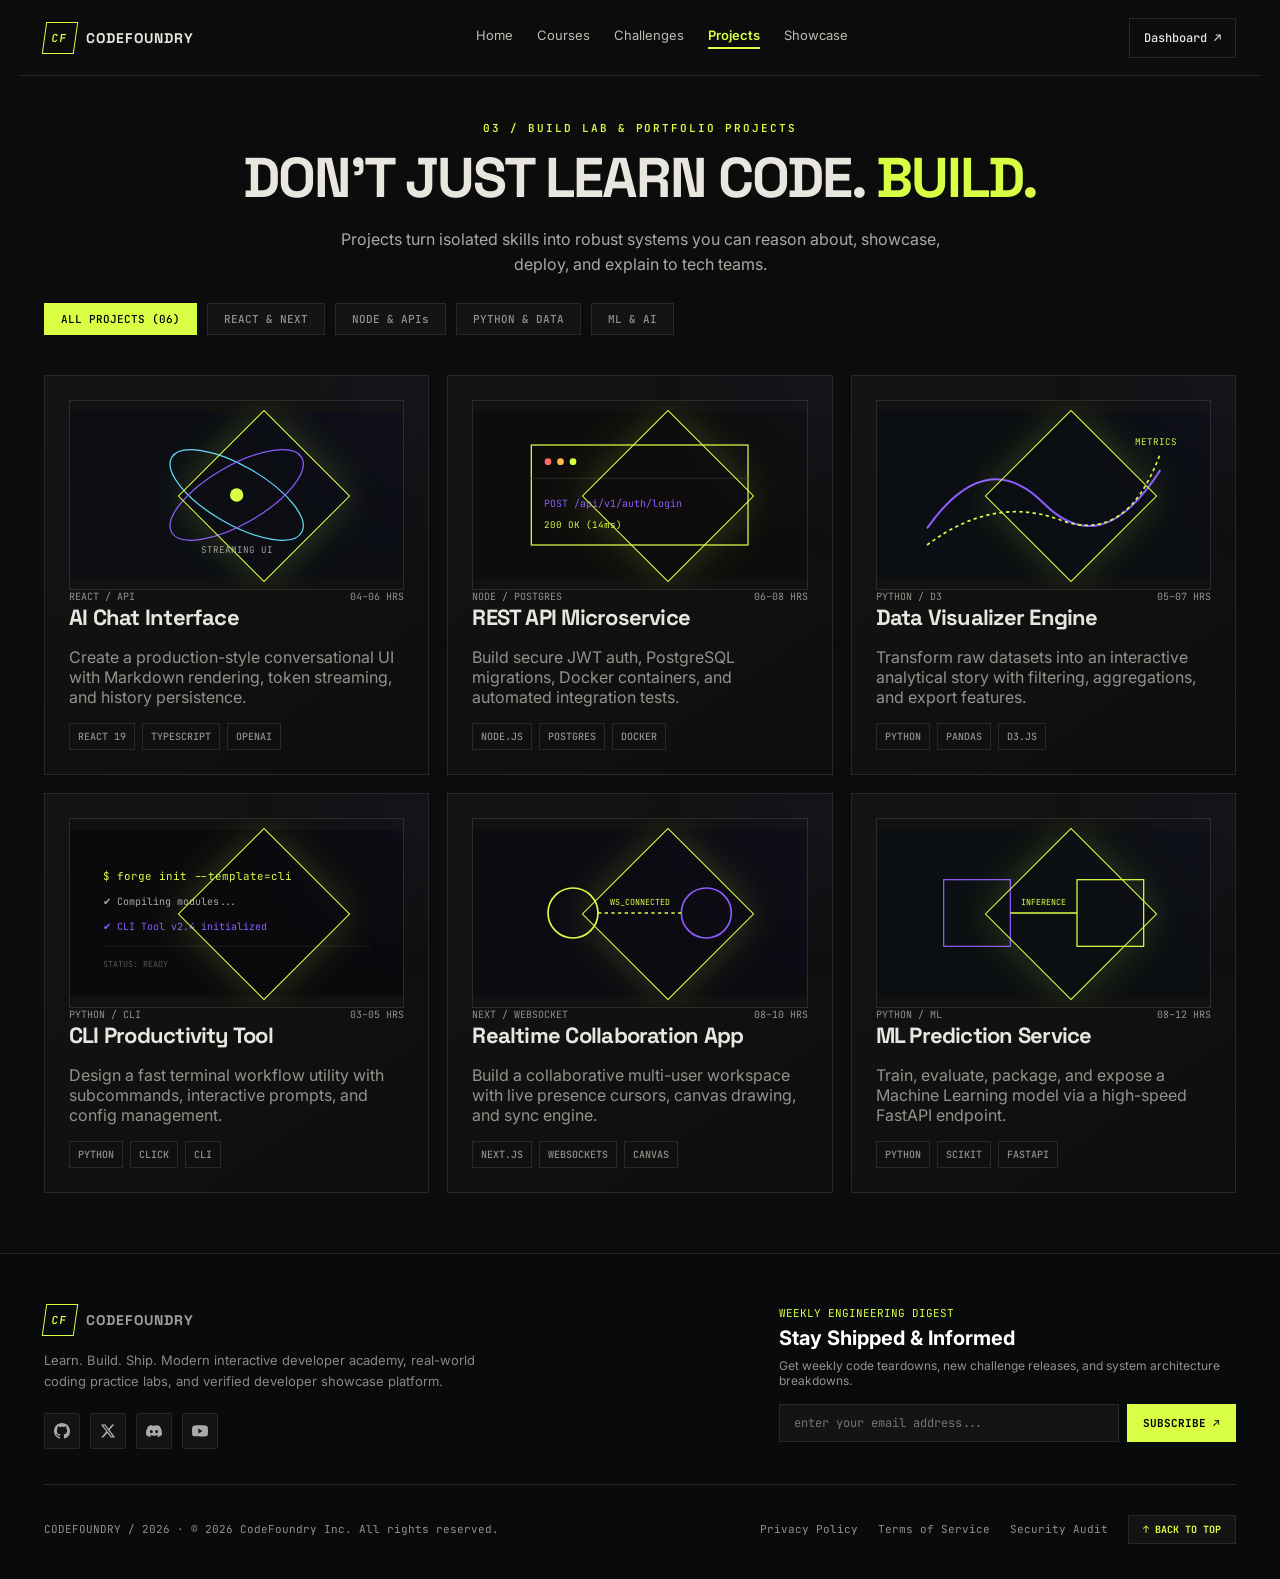
<file: projects.html>
<!doctype html>
<html lang="en"><head><meta charset="utf-8"><meta name="viewport" content="width=device-width,initial-scale=1">
<title>Projects — CodeFoundry</title><link rel="stylesheet" href="css/base.css"><link rel="stylesheet" href="css/components.css">
</head><body>
<nav class="site-nav">
  <a class="brand" href="index.html"><span class="brand-mark">CF</span><span>CODEFOUNDRY</span></a>
  <div class="nav-links">
    <a href="index.html">Home</a>
    <a href="courses.html">Courses</a>
    <a href="challenges.html">Challenges</a>
    <a href="projects.html" class="active">Projects</a>
    <a href="portfolio.html">Showcase</a>
  </div>
  <a class="nav-cta" href="dashboard.html">Dashboard <span>↗</span></a>
</nav>

<main class="container">
<section class="page-hero">
  <div class="eyebrow">03 / BUILD LAB & PORTFOLIO PROJECTS</div>
  <h1>DON'T JUST LEARN CODE. <span class="lime">BUILD.</span></h1>
  <p class="lead">Projects turn isolated skills into robust systems you can reason about, showcase, deploy, and explain to tech teams.</p>
</section>

<!-- Project Filter Bar -->
<div class="filter-bar">
  <button class="filter-btn active" data-filter="all">ALL PROJECTS (06)</button>
  <button class="filter-btn" data-filter="react">REACT & NEXT</button>
  <button class="filter-btn" data-filter="node">NODE & APIs</button>
  <button class="filter-btn" data-filter="python">PYTHON & DATA</button>
  <button class="filter-btn" data-filter="ml">ML & AI</button>
</div>

<section class="section" style="padding-top:10px">
<div class="grid grid-3">
<article class="card project-card" data-category="react">
  <div class="project-art">
    <svg viewBox="0 0 400 200" xmlns="http://www.w3.org/2000/svg">
      <rect width="400" height="200" fill="#0c0e14"/>
      <ellipse cx="200" cy="100" rx="90" ry="35" fill="none" stroke="#61dafb" stroke-width="1.5" transform="rotate(30 200 100)"/>
      <ellipse cx="200" cy="100" rx="90" ry="35" fill="none" stroke="#8c5cff" stroke-width="1.5" transform="rotate(-30 200 100)"/>
      <circle cx="200" cy="100" r="8" fill="#d9ff45"/>
      <text x="200" y="170" fill="#a0a0a0" font-family="JetBrains Mono" font-size="11" text-anchor="middle">STREAMING UI</text>
    </svg>
  </div>
  <div>
    <div class="project-meta"><span>REACT / API</span><span>04–06 HRS</span></div>
    <h3>AI Chat Interface</h3>
    <p class="muted">Create a production-style conversational UI with Markdown rendering, token streaming, and history persistence.</p>
    <div class="tags"><span class="tag">REACT 19</span><span class="tag">TYPESCRIPT</span><span class="tag">OPENAI</span></div>
  </div>
</article>

<article class="card project-card" data-category="node">
  <div class="project-art">
    <svg viewBox="0 0 400 200" xmlns="http://www.w3.org/2000/svg">
      <rect width="400" height="200" fill="#0e0d0c"/>
      <rect x="70" y="40" width="260" height="120" fill="none" stroke="#d9ff45" stroke-width="1.5"/>
      <line x1="70" y1="80" x2="330" y2="80" stroke="#333" stroke-width="1"/>
      <circle cx="90" cy="60" r="4" fill="#ff6b6b"/>
      <circle cx="105" cy="60" r="4" fill="#ffb84d"/>
      <circle cx="120" cy="60" r="4" fill="#d9ff45"/>
      <text x="85" y="115" fill="#8c5cff" font-family="JetBrains Mono" font-size="12">POST /api/v1/auth/login</text>
      <text x="85" y="140" fill="#d9ff45" font-family="JetBrains Mono" font-size="11">200 OK (14ms)</text>
    </svg>
  </div>
  <div>
    <div class="project-meta"><span>NODE / POSTGRES</span><span>06–08 HRS</span></div>
    <h3>REST API Microservice</h3>
    <p class="muted">Build secure JWT auth, PostgreSQL migrations, Docker containers, and automated integration tests.</p>
    <div class="tags"><span class="tag">NODE.JS</span><span class="tag">POSTGRES</span><span class="tag">DOCKER</span></div>
  </div>
</article>

<article class="card project-card" data-category="python">
  <div class="project-art">
    <svg viewBox="0 0 400 200" xmlns="http://www.w3.org/2000/svg">
      <rect width="400" height="200" fill="#0b0e12"/>
      <path d="M 60 140 Q 130 40 200 110 T 340 70" fill="none" stroke="#8c5cff" stroke-width="2.5"/>
      <path d="M 60 160 Q 140 100 220 130 T 340 50" fill="none" stroke="#d9ff45" stroke-width="2" stroke-dasharray="4,4"/>
      <text x="310" y="40" fill="#d9ff45" font-family="JetBrains Mono" font-size="11">METRICS</text>
    </svg>
  </div>
  <div>
    <div class="project-meta"><span>PYTHON / D3</span><span>05–07 HRS</span></div>
    <h3>Data Visualizer Engine</h3>
    <p class="muted">Transform raw datasets into an interactive analytical story with filtering, aggregations, and export features.</p>
    <div class="tags"><span class="tag">PYTHON</span><span class="tag">PANDAS</span><span class="tag">D3.JS</span></div>
  </div>
</article>

<article class="card project-card" data-category="python">
  <div class="project-art">
    <svg viewBox="0 0 400 200" xmlns="http://www.w3.org/2000/svg">
      <rect width="400" height="200" fill="#0a0a0d"/>
      <text x="40" y="60" fill="#d9ff45" font-family="JetBrains Mono" font-size="13">$ forge init --template=cli</text>
      <text x="40" y="90" fill="#aaa" font-family="JetBrains Mono" font-size="12">✔ Compiling modules...</text>
      <text x="40" y="120" fill="#8c5cff" font-family="JetBrains Mono" font-size="12">✔ CLI Tool v2.4 initialized</text>
      <line x1="40" y1="140" x2="360" y2="140" stroke="#252525" stroke-width="1"/>
      <text x="40" y="165" fill="#555" font-family="JetBrains Mono" font-size="10">STATUS: READY</text>
    </svg>
  </div>
  <div>
    <div class="project-meta"><span>PYTHON / CLI</span><span>03–05 HRS</span></div>
    <h3>CLI Productivity Tool</h3>
    <p class="muted">Design a fast terminal workflow utility with subcommands, interactive prompts, and config management.</p>
    <div class="tags"><span class="tag">PYTHON</span><span class="tag">CLICK</span><span class="tag">CLI</span></div>
  </div>
</article>

<article class="card project-card" data-category="react">
  <div class="project-art">
    <svg viewBox="0 0 400 200" xmlns="http://www.w3.org/2000/svg">
      <rect width="400" height="200" fill="#0d0b12"/>
      <circle cx="120" cy="100" r="30" fill="none" stroke="#d9ff45" stroke-width="2"/>
      <circle cx="280" cy="100" r="30" fill="none" stroke="#8c5cff" stroke-width="2"/>
      <line x1="150" y1="100" x2="250" y2="100" stroke="#d9ff45" stroke-width="2" stroke-dasharray="4,4"/>
      <text x="200" y="90" fill="#d9ff45" font-family="JetBrains Mono" font-size="10" text-anchor="middle">WS_CONNECTED</text>
    </svg>
  </div>
  <div>
    <div class="project-meta"><span>NEXT / WEBSOCKET</span><span>08–10 HRS</span></div>
    <h3>Realtime Collaboration App</h3>
    <p class="muted">Build a collaborative multi-user workspace with live presence cursors, canvas drawing, and sync engine.</p>
    <div class="tags"><span class="tag">NEXT.JS</span><span class="tag">WEBSOCKETS</span><span class="tag">CANVAS</span></div>
  </div>
</article>

<article class="card project-card" data-category="ml">
  <div class="project-art">
    <svg viewBox="0 0 400 200" xmlns="http://www.w3.org/2000/svg">
      <rect width="400" height="200" fill="#0c0f12"/>
      <rect x="80" y="60" width="80" height="80" fill="none" stroke="#8c5cff" stroke-width="1.5"/>
      <rect x="240" y="60" width="80" height="80" fill="none" stroke="#d9ff45" stroke-width="1.5"/>
      <line x1="160" y1="100" x2="240" y2="100" stroke="#d9ff45" stroke-width="2"/>
      <text x="200" y="90" fill="#d9ff45" font-family="JetBrains Mono" font-size="10" text-anchor="middle">INFERENCE</text>
    </svg>
  </div>
  <div>
    <div class="project-meta"><span>PYTHON / ML</span><span>08–12 HRS</span></div>
    <h3>ML Prediction Service</h3>
    <p class="muted">Train, evaluate, package, and expose a Machine Learning model via a high-speed FastAPI endpoint.</p>
    <div class="tags"><span class="tag">PYTHON</span><span class="tag">SCIKIT</span><span class="tag">FASTAPI</span></div>
  </div>
</article>
</div></section>
</main>

<footer class="site-footer">
  <div class="footer-container">
    <div class="footer-top">
      <div class="footer-brand-col">
        <a class="brand" href="index.html">
          <span class="brand-mark">CF</span>
          <span>CODEFOUNDRY</span>
        </a>
        <p class="footer-desc">
          Learn. Build. Ship. Modern interactive developer academy, real-world coding practice labs, and verified developer showcase platform.
        </p>
        <div class="footer-socials">
          <a href="https://github.com" target="_blank" rel="noopener" aria-label="GitHub" class="social-icon">
            <svg width="16" height="16" viewBox="0 0 24 24" fill="currentColor"><path d="M12 0C5.37 0 0 5.37 0 12c0 5.31 3.435 9.795 8.205 11.385.6.105.825-.255.825-.57 0-.285-.015-1.23-.015-2.235-3.015.555-3.795-.735-4.035-1.41-.135-.345-.72-1.41-1.23-1.695-.42-.225-1.02-.78-.015-.795.945-.015 1.62.87 1.845 1.23 1.08 1.815 2.805 1.305 3.495.99.105-.78.42-1.305.765-1.605-2.67-.3-5.46-1.335-5.46-5.925 0-1.305.465-2.385 1.23-3.225-.12-.3-.54-1.53.12-3.18 0 0 1.005-.315 3.3 1.23.96-.27 1.98-.405 3-.405s2.04.135 3 .405c2.295-1.56 3.3-1.23 3.3-1.23.66 1.65.24 2.88.12 3.18.765.84 1.23 1.905 1.23 3.225 0 4.605-2.805 5.625-5.475 5.925.435.375.81 1.095.81 2.22 0 1.605-.015 2.895-.015 3.3 0 .315.225.69.825.57A12.02 12.02 0 0024 12c0-6.63-5.37-12-12-12z"/></svg>
          </a>
          <a href="https://twitter.com" target="_blank" rel="noopener" aria-label="Twitter / X" class="social-icon">
            <svg width="16" height="16" viewBox="0 0 24 24" fill="currentColor"><path d="M18.244 2.25h3.308l-7.227 8.26 8.502 11.24H16.17l-5.214-6.817L4.99 21.75H1.68l7.73-8.835L1.254 2.25H8.08l4.713 6.231zm-1.161 17.52h1.833L7.084 4.126H5.117z"/></svg>
          </a>
          <a href="https://discord.com" target="_blank" rel="noopener" aria-label="Discord" class="social-icon">
            <svg width="16" height="16" viewBox="0 0 24 24" fill="currentColor"><path d="M20.317 4.37a19.791 19.791 0 00-4.885-1.515.074.074 0 00-.079.037c-.21.375-.444.864-.608 1.25a18.27 18.27 0 00-5.487 0 12.64 12.64 0 00-.617-1.25.077.077 0 00-.079-.037A19.736 19.736 0 003.677 4.37a.07.07 0 00-.032.027C.533 9.046-.32 13.58.099 18.057a.082.082 0 00.031.057 19.9 19.9 0 005.993 3.03.078.078 0 00.084-.028c.462-.63.874-1.295 1.226-1.994.021-.041.001-.09-.041-.106a13.107 13.107 0 01-1.872-.892.077.077 0 01-.008-.128c.126-.093.252-.19.372-.287a.075.075 0 01.078-.01c3.927 1.793 8.18 1.793 12.061 0a.074.074 0 01.079.009c.12.098.245.195.372.288a.077.077 0 01-.006.128c-.598.348-1.22.648-1.873.892a.077.077 0 00-.041.107c.36.698.772 1.362 1.225 1.993a.076.076 0 00.084.028 19.839 19.839 0 006.002-3.03.077.077 0 00.032-.054c.5-5.177-.838-9.674-3.549-13.66a.061.061 0 00-.031-.028zM8.02 15.33c-1.183 0-2.157-1.085-2.157-2.419 0-1.333.956-2.419 2.157-2.419 1.21 0 2.176 1.096 2.157 2.42 0 1.333-.956 2.418-2.157 2.418zm7.975 0c-1.183 0-2.157-1.085-2.157-2.419 0-1.333.955-2.419 2.157-2.419 1.21 0 2.176 1.096 2.157 2.42 0 1.333-.946 2.418-2.157 2.418z"/></svg>
          </a>
          <a href="https://youtube.com" target="_blank" rel="noopener" aria-label="YouTube" class="social-icon">
            <svg width="16" height="16" viewBox="0 0 24 24" fill="currentColor"><path d="M23.498 6.186a3.016 3.016 0 00-2.122-2.136C19.505 3.545 12 3.545 12 3.545s-7.505 0-9.377.505A3.017 3.017 0 00.502 6.186C0 8.07 0 12 0 12s0 3.93.502 5.814a3.016 3.016 0 002.122 2.136c1.871.505 9.376.505 9.376.505s7.505 0 9.377-.505a3.015 3.015 0 002.122-2.136C24 15.93 24 12 24 12s0-3.93-.502-5.814zM9.545 15.568V8.432L15.818 12l-6.273 3.568z"/></svg>
          </a>
        </div>
      </div>

      <div class="footer-newsletter-col">
        <span class="mono lime" style="font-size:11px">WEEKLY ENGINEERING DIGEST</span>
        <h4>Stay Shipped & Informed</h4>
        <p class="muted" style="font-size:12px; margin:4px 0 0">Get weekly code teardowns, new challenge releases, and system architecture breakdowns.</p>
        <form class="newsletter-form" onsubmit="event.preventDefault(); this.querySelector('button').innerText='SUBSCRIBED ✓'; this.querySelector('button').style.background='#d9ff45'; this.querySelector('button').style.color='#000';">
          <input type="email" placeholder="enter your email address..." required class="newsletter-input">
          <button type="submit" class="newsletter-btn">SUBSCRIBE ↗</button>
        </form>
      </div>
    </div>

    <div class="footer-bottom">
      <div class="footer-copy">
        <span class="mono">CODEFOUNDRY / 2026</span> · <span>© 2026 CodeFoundry Inc. All rights reserved.</span>
      </div>
      <div class="footer-legal">
        <a href="#">Privacy Policy</a>
        <a href="#">Terms of Service</a>
        <a href="#">Security Audit</a>
        <button class="back-to-top" onclick="window.scrollTo({top:0, behavior:'smooth'})">↑ BACK TO TOP</button>
      </div>
    </div>
  </div>
</footer>
<script src="js/main.js"></script>
</body>
</html>
</file>
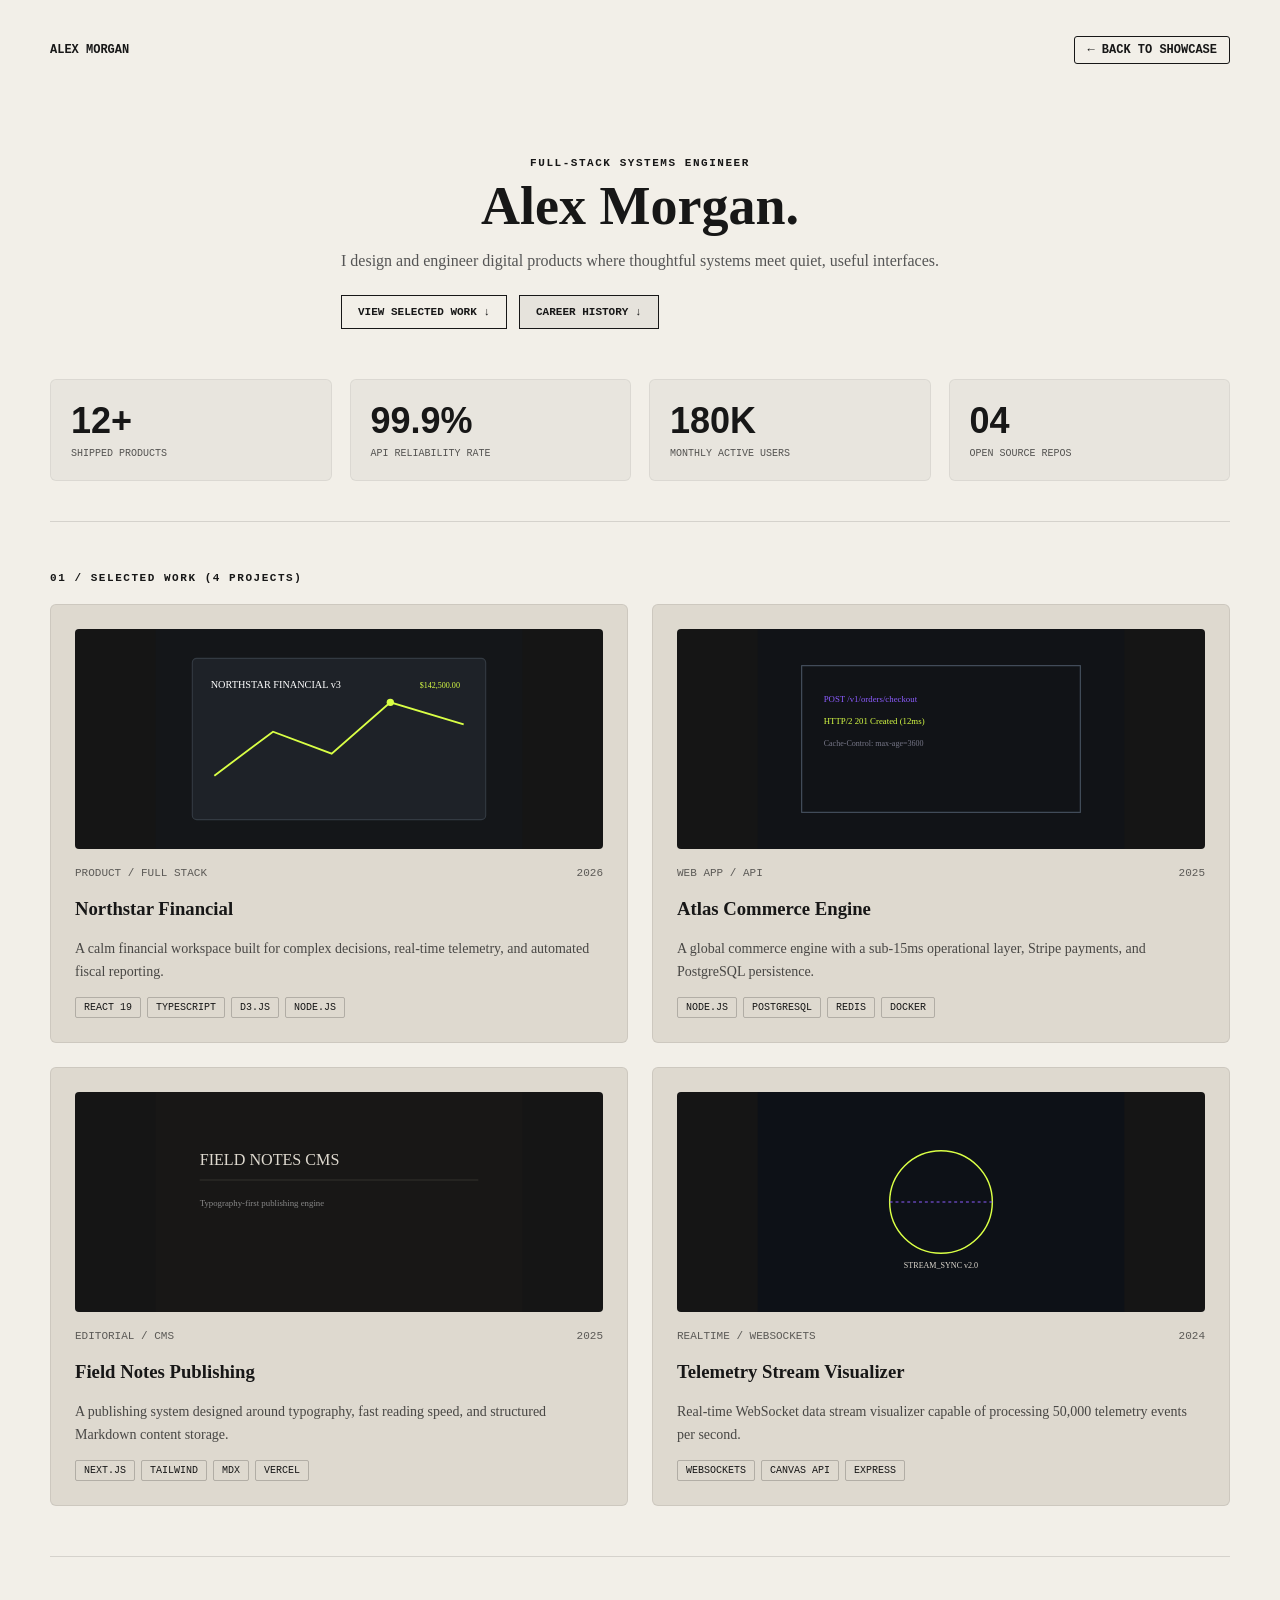
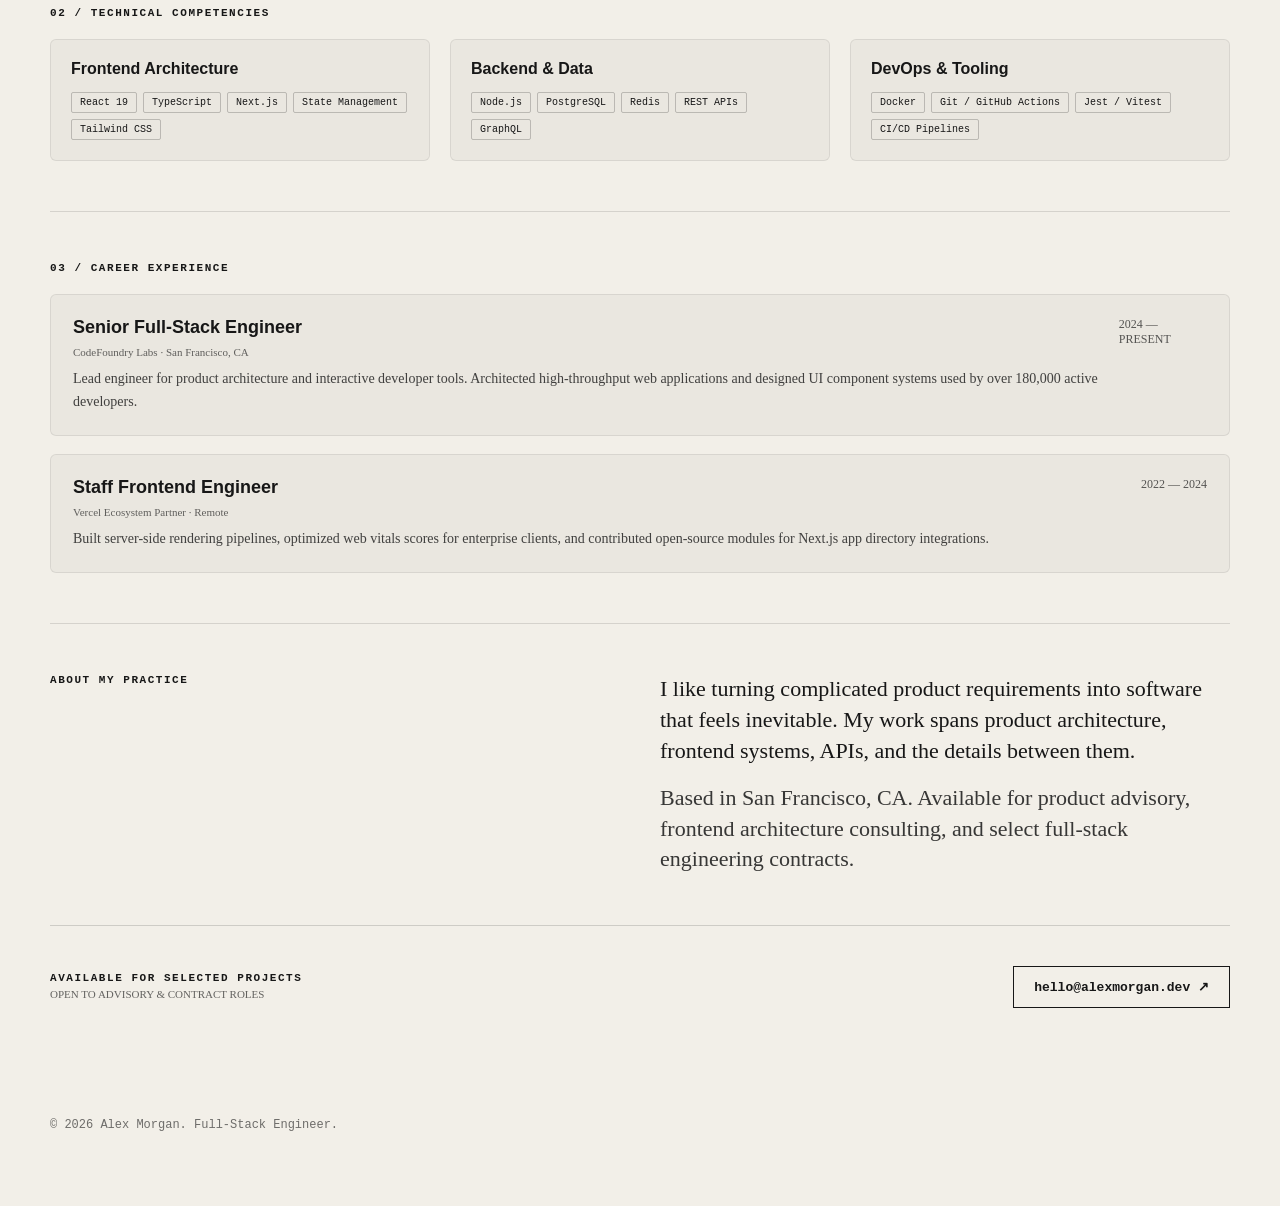
<file: portfolios/alex.html>
<!doctype html><html lang="en"><head><meta charset="utf-8"><meta name="viewport" content="width=device-width,initial-scale=1"><title>Alex Morgan — Full-Stack Engineer</title><link rel="stylesheet" href="../css/portfolio.css"></head>
<body class="portfolio">
<nav class="pnav">
  <a href="../portfolio.html" style="font-weight:700">ALEX MORGAN</a>
  <a href="../portfolio.html" class="pnav-back">← BACK TO SHOWCASE</a>
</nav>
<main class="pwrap">
<section class="p-hero">
  <div>
    <div class="p-eyebrow">FULL-STACK SYSTEMS ENGINEER</div>
    <h1>Alex Morgan.</h1>
    <p>I design and engineer digital products where thoughtful systems meet quiet, useful interfaces.</p>
    <div class="p-hero-actions">
      <a href="#work" class="p-btn">VIEW SELECTED WORK ↓</a>
      <a href="#experience" class="p-btn" style="background:rgba(0,0,0,.05)">CAREER HISTORY ↓</a>
    </div>
  </div>
</section>

<!-- Impact Metrics Grid -->
<div class="p-stats">
  <div class="p-stat-card"><b>12+</b><small>Shipped Products</small></div>
  <div class="p-stat-card"><b>99.9%</b><small>API Reliability Rate</small></div>
  <div class="p-stat-card"><b>180K</b><small>Monthly Active Users</small></div>
  <div class="p-stat-card"><b>04</b><small>Open Source Repos</small></div>
</div>

<!-- Section 01: Symmetric 4-Project Grid -->
<section id="work" class="p-section">
  <div class="p-eyebrow">01 / SELECTED WORK (4 PROJECTS)</div>
  <div class="p-grid">
    <article class="work">
      <div>
        <div class="work-art">
          <svg viewBox="0 0 500 300" xmlns="http://www.w3.org/2000/svg">
            <rect width="500" height="300" fill="#141619"/>
            <rect x="50" y="40" width="400" height="220" rx="6" fill="#1e2228" stroke="#333a42" stroke-width="1.5"/>
            <path d="M 80 200 L 160 140 L 240 170 L 320 100 L 420 130" fill="none" stroke="#d9ff45" stroke-width="2.5"/>
            <circle cx="320" cy="100" r="5" fill="#d9ff45"/>
            <text x="75" y="80" fill="#fff" font-family="Space Grotesk" font-size="14">NORTHSTAR FINANCIAL v3</text>
            <text x="360" y="80" fill="#d9ff45" font-family="JetBrains Mono" font-size="11">$142,500.00</text>
          </svg>
        </div>
        <div class="p-meta"><span>PRODUCT / FULL STACK</span><span>2026</span></div>
        <h3>Northstar Financial</h3>
        <p style="color:inherit;opacity:.75;margin-top:6px;font-size:14px;line-height:1.6">A calm financial workspace built for complex decisions, real-time telemetry, and automated fiscal reporting.</p>
        <div class="p-tags"><span class="p-tag">REACT 19</span><span class="p-tag">TYPESCRIPT</span><span class="p-tag">D3.JS</span><span class="p-tag">NODE.JS</span></div>
      </div>
    </article>

    <article class="work">
      <div>
        <div class="work-art">
          <svg viewBox="0 0 500 300" xmlns="http://www.w3.org/2000/svg">
            <rect width="500" height="300" fill="#111317"/>
            <rect x="60" y="50" width="380" height="200" fill="none" stroke="#485361" stroke-width="1.5"/>
            <text x="90" y="100" fill="#8c5cff" font-family="JetBrains Mono" font-size="12">POST /v1/orders/checkout</text>
            <text x="90" y="130" fill="#d9ff45" font-family="JetBrains Mono" font-size="12">HTTP/2 201 Created (12ms)</text>
            <text x="90" y="160" fill="#778" font-family="JetBrains Mono" font-size="11">Cache-Control: max-age=3600</text>
          </svg>
        </div>
        <div class="p-meta"><span>WEB APP / API</span><span>2025</span></div>
        <h3>Atlas Commerce Engine</h3>
        <p style="color:inherit;opacity:.75;margin-top:6px;font-size:14px;line-height:1.6">A global commerce engine with a sub-15ms operational layer, Stripe payments, and PostgreSQL persistence.</p>
        <div class="p-tags"><span class="p-tag">NODE.JS</span><span class="p-tag">POSTGRESQL</span><span class="p-tag">REDIS</span><span class="p-tag">DOCKER</span></div>
      </div>
    </article>

    <article class="work">
      <div>
        <div class="work-art">
          <svg viewBox="0 0 500 300" xmlns="http://www.w3.org/2000/svg">
            <rect width="500" height="300" fill="#181716"/>
            <text x="60" y="100" fill="#ded9cf" font-family="Space Grotesk" font-size="22">FIELD NOTES CMS</text>
            <line x1="60" y1="120" x2="440" y2="120" stroke="#3d3a36" stroke-width="1"/>
            <text x="60" y="155" fill="#888" font-family="JetBrains Mono" font-size="12">Typography-first publishing engine</text>
          </svg>
        </div>
        <div class="p-meta"><span>EDITORIAL / CMS</span><span>2025</span></div>
        <h3>Field Notes Publishing</h3>
        <p style="color:inherit;opacity:.75;margin-top:6px;font-size:14px;line-height:1.6">A publishing system designed around typography, fast reading speed, and structured Markdown content storage.</p>
        <div class="p-tags"><span class="p-tag">NEXT.JS</span><span class="p-tag">TAILWIND</span><span class="p-tag">MDX</span><span class="p-tag">VERCEL</span></div>
      </div>
    </article>

    <article class="work">
      <div>
        <div class="work-art">
          <svg viewBox="0 0 500 300" xmlns="http://www.w3.org/2000/svg">
            <rect width="500" height="300" fill="#0d1117"/>
            <circle cx="250" cy="150" r="70" fill="none" stroke="#d9ff45" stroke-width="2"/>
            <line x1="180" y1="150" x2="320" y2="150" stroke="#8c5cff" stroke-width="1.5" stroke-dasharray="4,4"/>
            <text x="250" y="240" fill="#ded9cf" font-family="JetBrains Mono" font-size="11" text-anchor="middle">STREAM_SYNC v2.0</text>
          </svg>
        </div>
        <div class="p-meta"><span>REALTIME / WEBSOCKETS</span><span>2024</span></div>
        <h3>Telemetry Stream Visualizer</h3>
        <p style="color:inherit;opacity:.75;margin-top:6px;font-size:14px;line-height:1.6">Real-time WebSocket data stream visualizer capable of processing 50,000 telemetry events per second.</p>
        <div class="p-tags"><span class="p-tag">WEBSOCKETS</span><span class="p-tag">CANVAS API</span><span class="p-tag">EXPRESS</span></div>
      </div>
    </article>
  </div>
</section>

<!-- Section 02: Technical Skill Stack -->
<section class="p-section">
  <div class="p-eyebrow">02 / TECHNICAL COMPETENCIES</div>
  <div class="skill-grid">
    <div class="skill-card">
      <h4>Frontend Architecture</h4>
      <div class="p-tags">
        <span class="p-tag">React 19</span>
        <span class="p-tag">TypeScript</span>
        <span class="p-tag">Next.js</span>
        <span class="p-tag">State Management</span>
        <span class="p-tag">Tailwind CSS</span>
      </div>
    </div>

    <div class="skill-card">
      <h4>Backend & Data</h4>
      <div class="p-tags">
        <span class="p-tag">Node.js</span>
        <span class="p-tag">PostgreSQL</span>
        <span class="p-tag">Redis</span>
        <span class="p-tag">REST APIs</span>
        <span class="p-tag">GraphQL</span>
      </div>
    </div>

    <div class="skill-card">
      <h4>DevOps & Tooling</h4>
      <div class="p-tags">
        <span class="p-tag">Docker</span>
        <span class="p-tag">Git / GitHub Actions</span>
        <span class="p-tag">Jest / Vitest</span>
        <span class="p-tag">CI/CD Pipelines</span>
      </div>
    </div>
  </div>
</section>

<!-- Section 03: Career History Timeline -->
<section id="experience" class="p-section">
  <div class="p-eyebrow">03 / CAREER EXPERIENCE</div>
  <div class="experience-list">
    <div class="experience-item">
      <div>
        <h4>Senior Full-Stack Engineer</h4>
        <span class="mono" style="font-size:11px;opacity:.65">CodeFoundry Labs · San Francisco, CA</span>
        <p>Lead engineer for product architecture and interactive developer tools. Architected high-throughput web applications and designed UI component systems used by over 180,000 active developers.</p>
      </div>
      <span class="mono" style="font-size:12px;opacity:.7">2024 — PRESENT</span>
    </div>

    <div class="experience-item">
      <div>
        <h4>Staff Frontend Engineer</h4>
        <span class="mono" style="font-size:11px;opacity:.65">Vercel Ecosystem Partner · Remote</span>
        <p>Built server-side rendering pipelines, optimized web vitals scores for enterprise clients, and contributed open-source modules for Next.js app directory integrations.</p>
      </div>
      <span class="mono" style="font-size:12px;opacity:.7">2022 — 2024</span>
    </div>
  </div>
</section>

<!-- Section 04: About Practice & Contact -->
<section id="about" class="about" style="border-top:1px solid rgba(0,0,0,.12);padding-top:50px">
  <div>
    <div class="p-eyebrow">ABOUT MY PRACTICE</div>
  </div>
  <div>
    <p>I like turning complicated product requirements into software that feels inevitable. My work spans product architecture, frontend systems, APIs, and the details between them.</p>
    <div class="about-details" style="margin-top:16px">
      <p>Based in San Francisco, CA. Available for product advisory, frontend architecture consulting, and select full-stack engineering contracts.</p>
    </div>
  </div>
</section>

<section id="contact" class="contact">
  <div>
    <div class="p-eyebrow">AVAILABLE FOR SELECTED PROJECTS</div>
    <span class="mono" style="font-size:11px;opacity:.65">OPEN TO ADVISORY & CONTRACT ROLES</span>
  </div>
  <a href="mailto:alex.morgan@example.com">hello@alexmorgan.dev ↗</a>
</section>
</main>
<footer class="pfoot">© 2026 Alex Morgan. Full-Stack Engineer.</footer>
</body></html>
</file>
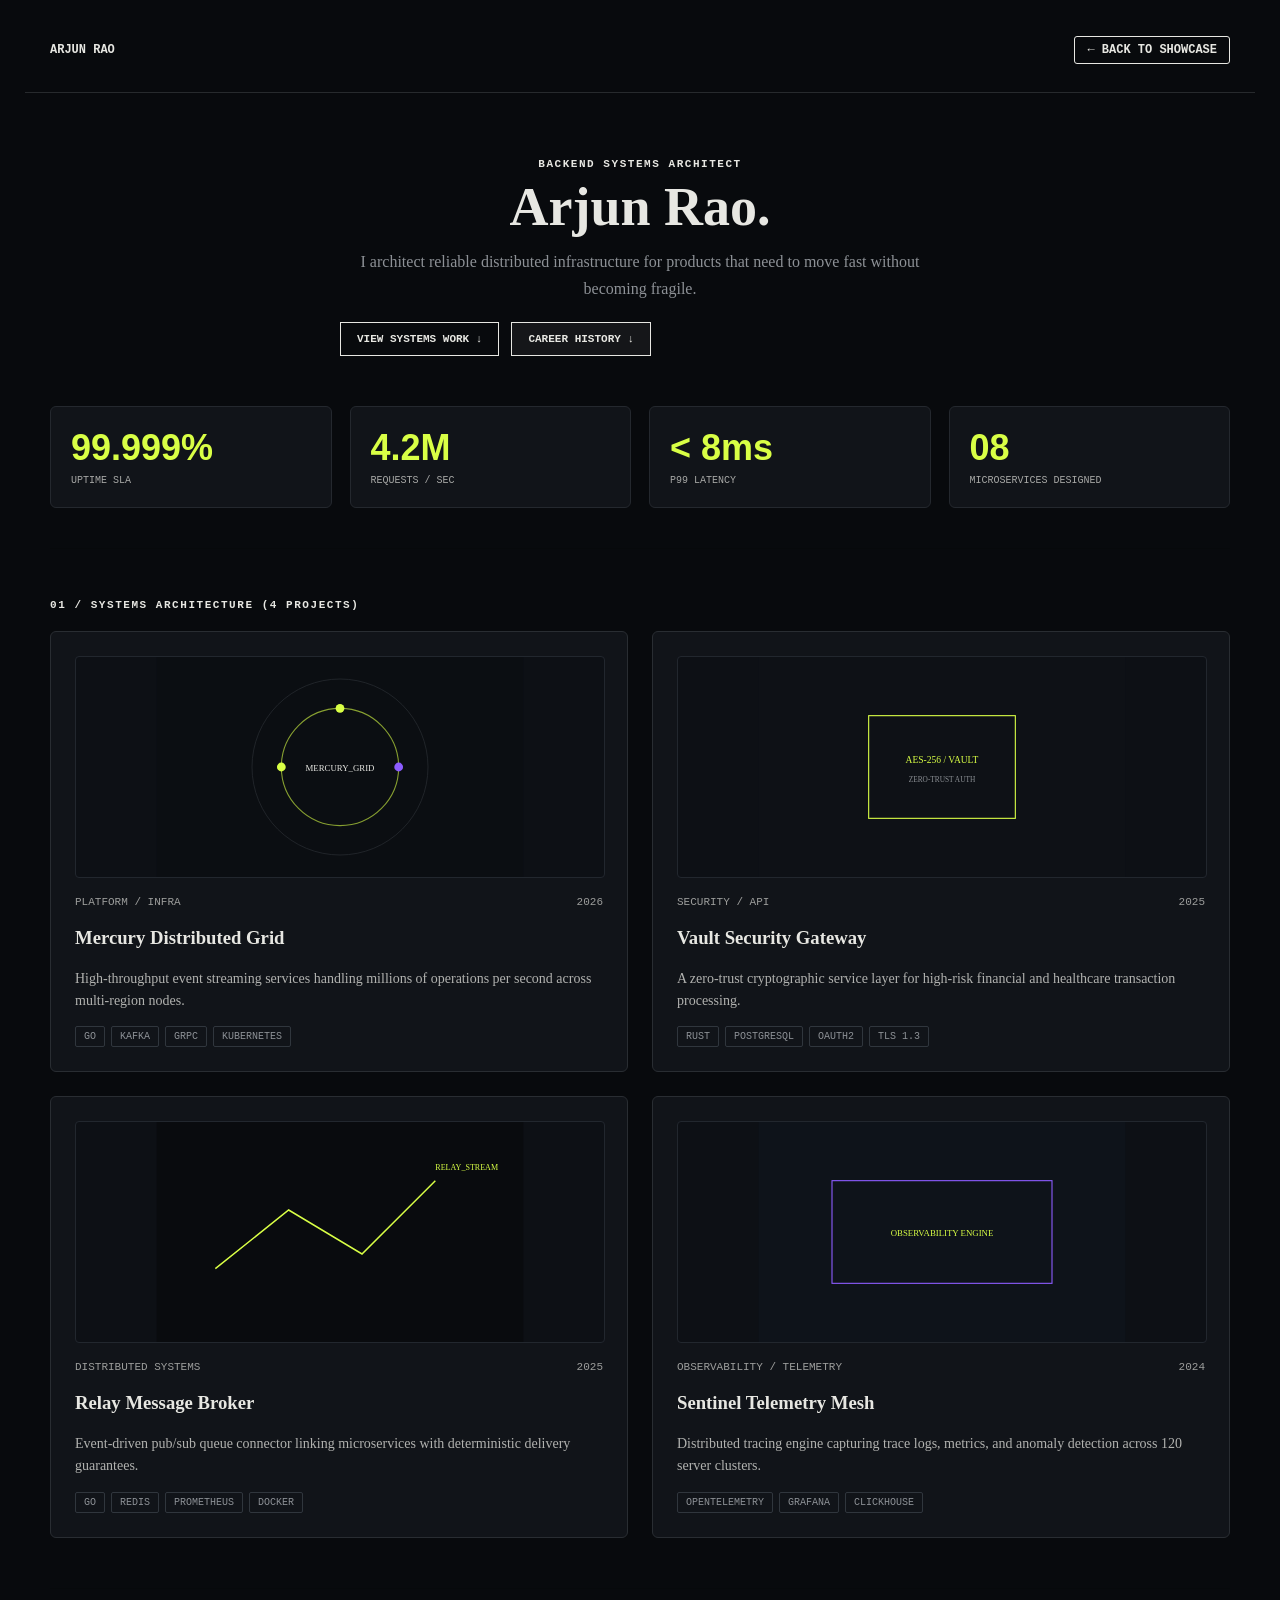
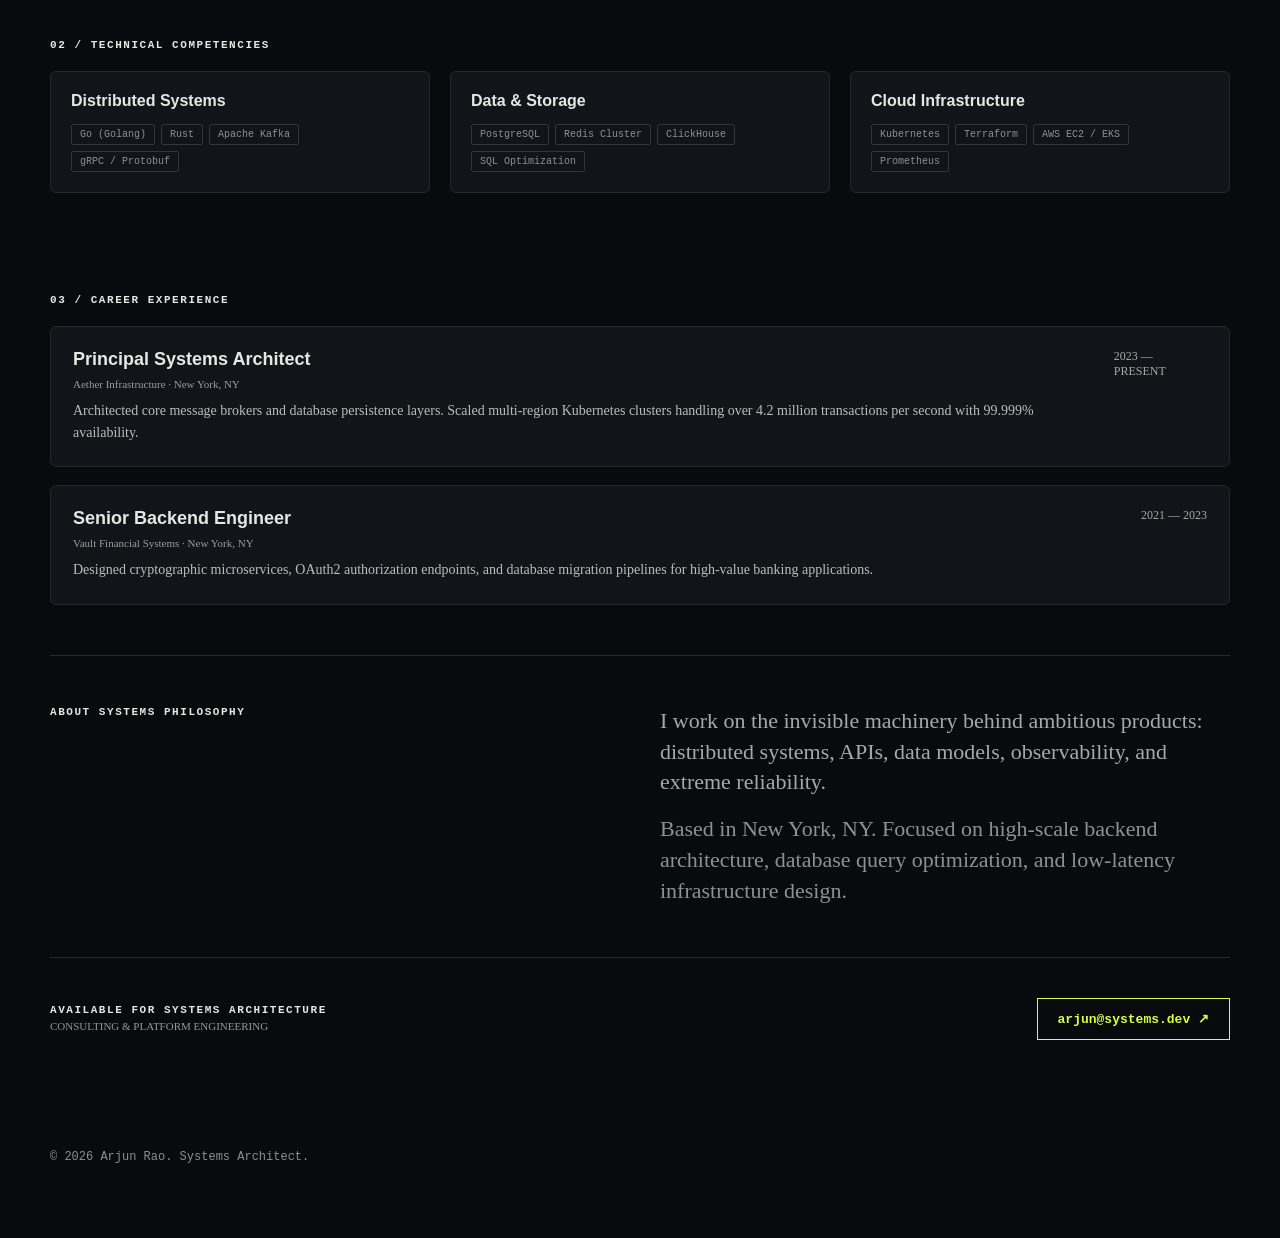
<file: portfolios/arjun.html>
<!doctype html><html lang="en"><head><meta charset="utf-8"><meta name="viewport" content="width=device-width,initial-scale=1"><title>Arjun Rao — Systems Architect</title><link rel="stylesheet" href="../css/portfolio.css"></head>
<body class="luxury">
<nav class="pnav">
  <a href="../portfolio.html" style="font-weight:700">ARJUN RAO</a>
  <a href="../portfolio.html" class="pnav-back">← BACK TO SHOWCASE</a>
</nav>
<main class="pwrap">
<section class="p-hero">
  <div>
    <div class="p-eyebrow">BACKEND SYSTEMS ARCHITECT</div>
    <h1>Arjun Rao.</h1>
    <p>I architect reliable distributed infrastructure for products that need to move fast without becoming fragile.</p>
    <div class="p-hero-actions">
      <a href="#work" class="p-btn">VIEW SYSTEMS WORK ↓</a>
      <a href="#experience" class="p-btn" style="background:rgba(255,255,255,.05)">CAREER HISTORY ↓</a>
    </div>
  </div>
</section>

<!-- Impact Metrics Grid -->
<div class="p-stats">
  <div class="p-stat-card"><b>99.999%</b><small>Uptime SLA</small></div>
  <div class="p-stat-card"><b>4.2M</b><small>Requests / Sec</small></div>
  <div class="p-stat-card"><b>&lt; 8ms</b><small>P99 Latency</small></div>
  <div class="p-stat-card"><b>08</b><small>Microservices Designed</small></div>
</div>

<!-- Section 01: Symmetric 4-Project Grid -->
<section id="work" class="p-section">
  <div class="p-eyebrow">01 / SYSTEMS ARCHITECTURE (4 PROJECTS)</div>
  <div class="p-grid">
    <article class="work">
      <div>
        <div class="work-art">
          <svg viewBox="0 0 500 300" xmlns="http://www.w3.org/2000/svg">
            <rect width="500" height="300" fill="#0b0e12"/>
            <circle cx="250" cy="150" r="80" fill="none" stroke="#d9ff45" stroke-width="1.5" opacity="0.6"/>
            <circle cx="250" cy="150" r="120" fill="none" stroke="#292d32" stroke-width="1"/>
            <circle cx="250" cy="70" r="6" fill="#d9ff45"/>
            <circle cx="330" cy="150" r="6" fill="#8c5cff"/>
            <circle cx="170" cy="150" r="6" fill="#d9ff45"/>
            <text x="250" y="155" fill="#e7e7e2" font-family="JetBrains Mono" font-size="12" text-anchor="middle">MERCURY_GRID</text>
          </svg>
        </div>
        <div class="p-meta"><span>PLATFORM / INFRA</span><span>2026</span></div>
        <h3>Mercury Distributed Grid</h3>
        <p style="color:inherit;opacity:.75;margin-top:6px;font-size:14px;line-height:1.6">High-throughput event streaming services handling millions of operations per second across multi-region nodes.</p>
        <div class="p-tags"><span class="p-tag">GO</span><span class="p-tag">KAFKA</span><span class="p-tag">GRPC</span><span class="p-tag">KUBERNETES</span></div>
      </div>
    </article>

    <article class="work">
      <div>
        <div class="work-art">
          <svg viewBox="0 0 500 300" xmlns="http://www.w3.org/2000/svg">
            <rect width="500" height="300" fill="#0e1116"/>
            <rect x="150" y="80" width="200" height="140" fill="none" stroke="#d9ff45" stroke-width="1.5"/>
            <text x="250" y="145" fill="#d9ff45" font-family="JetBrains Mono" font-size="13" text-anchor="middle">AES-256 / VAULT</text>
            <text x="250" y="170" fill="#8d9196" font-family="JetBrains Mono" font-size="10" text-anchor="middle">ZERO-TRUST AUTH</text>
          </svg>
        </div>
        <div class="p-meta"><span>SECURITY / API</span><span>2025</span></div>
        <h3>Vault Security Gateway</h3>
        <p style="color:inherit;opacity:.75;margin-top:6px;font-size:14px;line-height:1.6">A zero-trust cryptographic service layer for high-risk financial and healthcare transaction processing.</p>
        <div class="p-tags"><span class="p-tag">RUST</span><span class="p-tag">POSTGRESQL</span><span class="p-tag">OAUTH2</span><span class="p-tag">TLS 1.3</span></div>
      </div>
    </article>

    <article class="work">
      <div>
        <div class="work-art">
          <svg viewBox="0 0 500 300" xmlns="http://www.w3.org/2000/svg">
            <rect width="500" height="300" fill="#090b0e"/>
            <polyline points="80,200 180,120 280,180 380,80" fill="none" stroke="#d9ff45" stroke-width="2"/>
            <text x="380" y="65" fill="#d9ff45" font-family="JetBrains Mono" font-size="11">RELAY_STREAM</text>
          </svg>
        </div>
        <div class="p-meta"><span>DISTRIBUTED SYSTEMS</span><span>2025</span></div>
        <h3>Relay Message Broker</h3>
        <p style="color:inherit;opacity:.75;margin-top:6px;font-size:14px;line-height:1.6">Event-driven pub/sub queue connector linking microservices with deterministic delivery guarantees.</p>
        <div class="p-tags"><span class="p-tag">GO</span><span class="p-tag">REDIS</span><span class="p-tag">PROMETHEUS</span><span class="p-tag">DOCKER</span></div>
      </div>
    </article>

    <article class="work">
      <div>
        <div class="work-art">
          <svg viewBox="0 0 500 300" xmlns="http://www.w3.org/2000/svg">
            <rect width="500" height="300" fill="#0e131a"/>
            <rect x="100" y="80" width="300" height="140" stroke="#8c5cff" stroke-width="1.5" fill="none"/>
            <text x="250" y="155" fill="#d9ff45" font-family="JetBrains Mono" font-size="12" text-anchor="middle">OBSERVABILITY ENGINE</text>
          </svg>
        </div>
        <div class="p-meta"><span>OBSERVABILITY / TELEMETRY</span><span>2024</span></div>
        <h3>Sentinel Telemetry Mesh</h3>
        <p style="color:inherit;opacity:.75;margin-top:6px;font-size:14px;line-height:1.6">Distributed tracing engine capturing trace logs, metrics, and anomaly detection across 120 server clusters.</p>
        <div class="p-tags"><span class="p-tag">OPENTELEMETRY</span><span class="p-tag">GRAFANA</span><span class="p-tag">CLICKHOUSE</span></div>
      </div>
    </article>
  </div>
</section>

<!-- Section 02: Technical Skill Stack -->
<section class="p-section">
  <div class="p-eyebrow">02 / TECHNICAL COMPETENCIES</div>
  <div class="skill-grid">
    <div class="skill-card">
      <h4>Distributed Systems</h4>
      <div class="p-tags">
        <span class="p-tag">Go (Golang)</span>
        <span class="p-tag">Rust</span>
        <span class="p-tag">Apache Kafka</span>
        <span class="p-tag">gRPC / Protobuf</span>
      </div>
    </div>

    <div class="skill-card">
      <h4>Data & Storage</h4>
      <div class="p-tags">
        <span class="p-tag">PostgreSQL</span>
        <span class="p-tag">Redis Cluster</span>
        <span class="p-tag">ClickHouse</span>
        <span class="p-tag">SQL Optimization</span>
      </div>
    </div>

    <div class="skill-card">
      <h4>Cloud Infrastructure</h4>
      <div class="p-tags">
        <span class="p-tag">Kubernetes</span>
        <span class="p-tag">Terraform</span>
        <span class="p-tag">AWS EC2 / EKS</span>
        <span class="p-tag">Prometheus</span>
      </div>
    </div>
  </div>
</section>

<!-- Section 03: Career History Timeline -->
<section id="experience" class="p-section">
  <div class="p-eyebrow">03 / CAREER EXPERIENCE</div>
  <div class="experience-list">
    <div class="experience-item">
      <div>
        <h4>Principal Systems Architect</h4>
        <span class="mono" style="font-size:11px;opacity:.65">Aether Infrastructure · New York, NY</span>
        <p>Architected core message brokers and database persistence layers. Scaled multi-region Kubernetes clusters handling over 4.2 million transactions per second with 99.999% availability.</p>
      </div>
      <span class="mono" style="font-size:12px;opacity:.7">2023 — PRESENT</span>
    </div>

    <div class="experience-item">
      <div>
        <h4>Senior Backend Engineer</h4>
        <span class="mono" style="font-size:11px;opacity:.65">Vault Financial Systems · New York, NY</span>
        <p>Designed cryptographic microservices, OAuth2 authorization endpoints, and database migration pipelines for high-value banking applications.</p>
      </div>
      <span class="mono" style="font-size:12px;opacity:.7">2021 — 2023</span>
    </div>
  </div>
</section>

<!-- Section 04: About & Contact -->
<section id="about" class="about" style="border-top:1px solid #272a2d;padding-top:50px">
  <div>
    <div class="p-eyebrow">ABOUT SYSTEMS PHILOSOPHY</div>
  </div>
  <div>
    <p>I work on the invisible machinery behind ambitious products: distributed systems, APIs, data models, observability, and extreme reliability.</p>
    <div class="about-details" style="margin-top:16px">
      <p>Based in New York, NY. Focused on high-scale backend architecture, database query optimization, and low-latency infrastructure design.</p>
    </div>
  </div>
</section>

<section id="contact" class="contact">
  <div>
    <div class="p-eyebrow">AVAILABLE FOR SYSTEMS ARCHITECTURE</div>
    <span class="mono" style="font-size:11px;opacity:.65">CONSULTING & PLATFORM ENGINEERING</span>
  </div>
  <a href="mailto:arjun.rao@example.com">arjun@systems.dev ↗</a>
</section>
</main>
<footer class="pfoot">© 2026 Arjun Rao. Systems Architect.</footer>
</body></html>
</file>
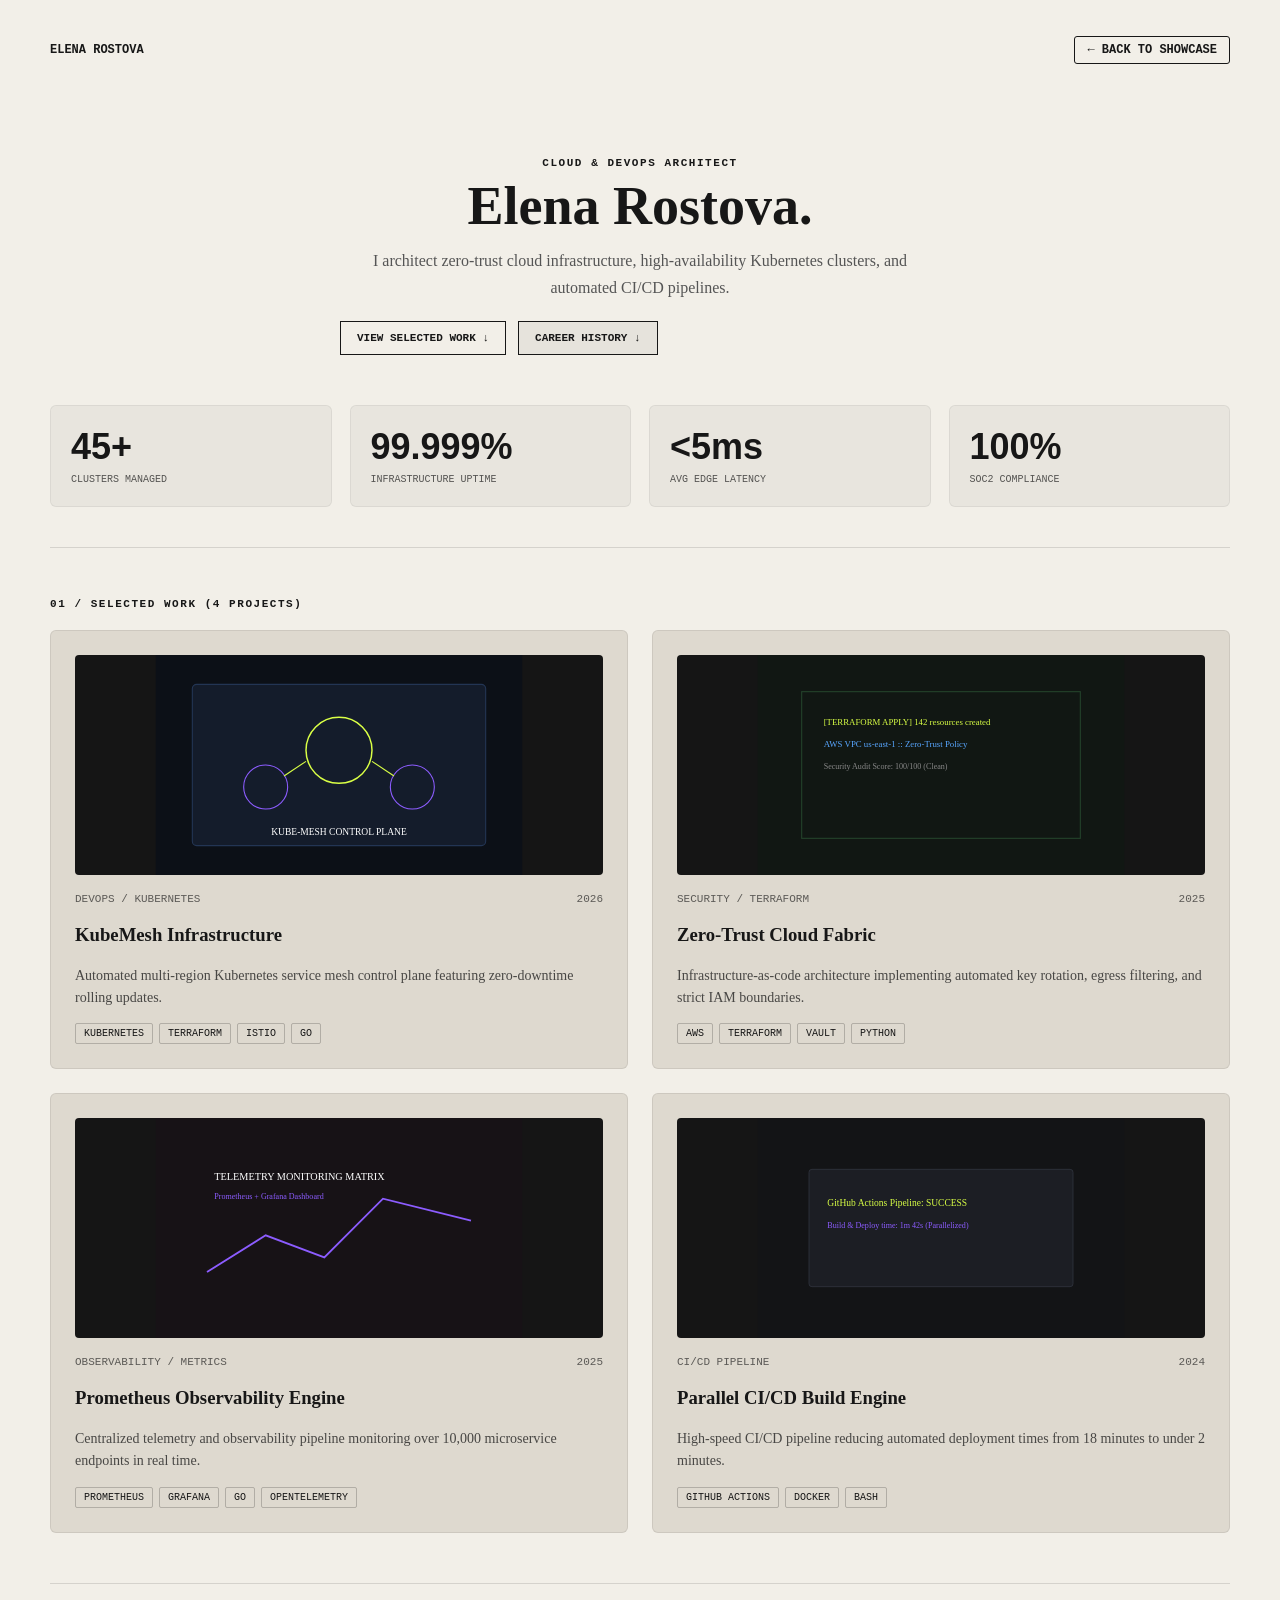
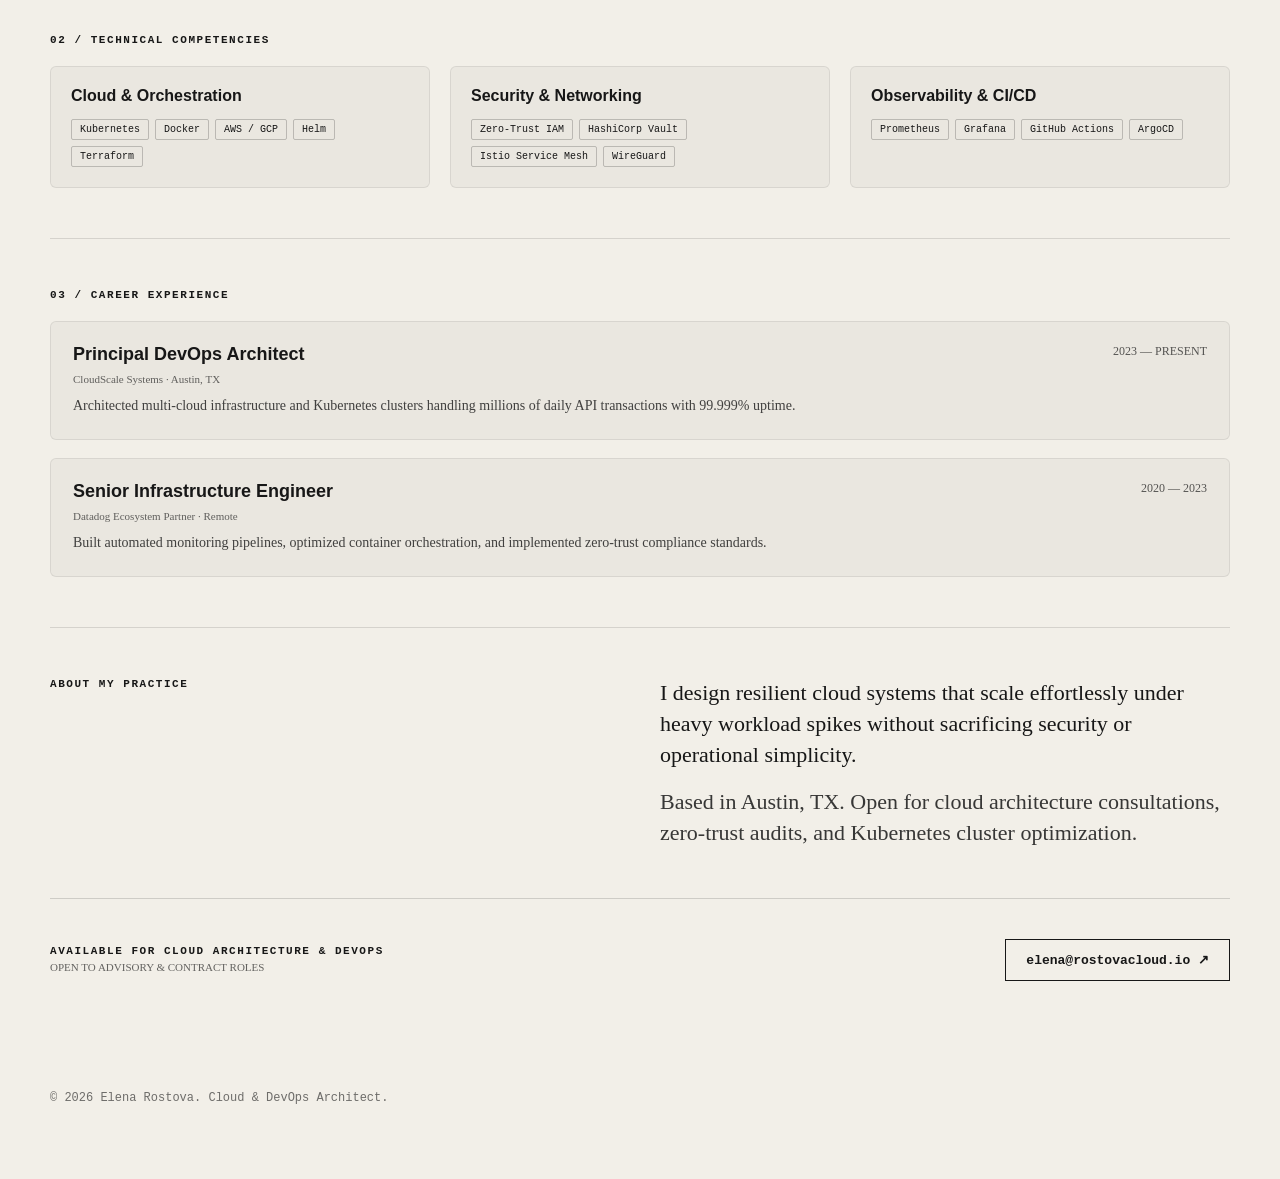
<file: portfolios/elena.html>
<!doctype html><html lang="en"><head><meta charset="utf-8"><meta name="viewport" content="width=device-width,initial-scale=1"><title>Elena Rostova — Cloud & DevOps Architect</title><link rel="stylesheet" href="../css/portfolio.css"></head>
<body class="portfolio">
<nav class="pnav">
  <a href="../portfolio.html" style="font-weight:700">ELENA ROSTOVA</a>
  <a href="../portfolio.html" class="pnav-back">← BACK TO SHOWCASE</a>
</nav>
<main class="pwrap">
<section class="p-hero">
  <div>
    <div class="p-eyebrow">CLOUD & DEVOPS ARCHITECT</div>
    <h1>Elena Rostova.</h1>
    <p>I architect zero-trust cloud infrastructure, high-availability Kubernetes clusters, and automated CI/CD pipelines.</p>
    <div class="p-hero-actions">
      <a href="#work" class="p-btn">VIEW SELECTED WORK ↓</a>
      <a href="#experience" class="p-btn" style="background:rgba(0,0,0,.05)">CAREER HISTORY ↓</a>
    </div>
  </div>
</section>

<!-- Impact Metrics Grid -->
<div class="p-stats">
  <div class="p-stat-card"><b>45+</b><small>Clusters Managed</small></div>
  <div class="p-stat-card"><b>99.999%</b><small>Infrastructure Uptime</small></div>
  <div class="p-stat-card"><b>&lt;5ms</b><small>Avg Edge Latency</small></div>
  <div class="p-stat-card"><b>100%</b><small>SOC2 Compliance</small></div>
</div>

<!-- Section 01: Symmetric 4-Project Grid -->
<section id="work" class="p-section">
  <div class="p-eyebrow">01 / SELECTED WORK (4 PROJECTS)</div>
  <div class="p-grid">
    <article class="work">
      <div>
        <div class="work-art">
          <svg viewBox="0 0 500 300" xmlns="http://www.w3.org/2000/svg">
            <rect width="500" height="300" fill="#0c1017"/>
            <rect x="50" y="40" width="400" height="220" rx="6" fill="#141c2b" stroke="#233554" stroke-width="1.5"/>
            <circle cx="250" cy="130" r="45" fill="none" stroke="#d9ff45" stroke-width="2"/>
            <circle cx="150" cy="180" r="30" fill="none" stroke="#8c5cff" stroke-width="1.5"/>
            <circle cx="350" cy="180" r="30" fill="none" stroke="#8c5cff" stroke-width="1.5"/>
            <line x1="205" y1="145" x2="175" y2="165" stroke="#d9ff45" stroke-width="1.5"/>
            <line x1="295" y1="145" x2="325" y2="165" stroke="#d9ff45" stroke-width="1.5"/>
            <text x="250" y="245" fill="#fff" font-family="Space Grotesk" font-size="13" text-anchor="middle">KUBE-MESH CONTROL PLANE</text>
          </svg>
        </div>
        <div class="p-meta"><span>DEVOPS / KUBERNETES</span><span>2026</span></div>
        <h3>KubeMesh Infrastructure</h3>
        <p style="color:inherit;opacity:.75;margin-top:6px;font-size:14px;line-height:1.6">Automated multi-region Kubernetes service mesh control plane featuring zero-downtime rolling updates.</p>
        <div class="p-tags"><span class="p-tag">KUBERNETES</span><span class="p-tag">TERRAFORM</span><span class="p-tag">ISTIO</span><span class="p-tag">GO</span></div>
      </div>
    </article>

    <article class="work">
      <div>
        <div class="work-art">
          <svg viewBox="0 0 500 300" xmlns="http://www.w3.org/2000/svg">
            <rect width="500" height="300" fill="#111713"/>
            <rect x="60" y="50" width="380" height="200" fill="none" stroke="#23422a" stroke-width="1.5"/>
            <text x="90" y="95" fill="#d9ff45" font-family="JetBrains Mono" font-size="12">[TERRAFORM APPLY] 142 resources created</text>
            <text x="90" y="125" fill="#58a6ff" font-family="JetBrains Mono" font-size="12">AWS VPC us-east-1 :: Zero-Trust Policy</text>
            <text x="90" y="155" fill="#888" font-family="JetBrains Mono" font-size="11">Security Audit Score: 100/100 (Clean)</text>
          </svg>
        </div>
        <div class="p-meta"><span>SECURITY / TERRAFORM</span><span>2025</span></div>
        <h3>Zero-Trust Cloud Fabric</h3>
        <p style="color:inherit;opacity:.75;margin-top:6px;font-size:14px;line-height:1.6">Infrastructure-as-code architecture implementing automated key rotation, egress filtering, and strict IAM boundaries.</p>
        <div class="p-tags"><span class="p-tag">AWS</span><span class="p-tag">TERRAFORM</span><span class="p-tag">VAULT</span><span class="p-tag">PYTHON</span></div>
      </div>
    </article>

    <article class="work">
      <div>
        <div class="work-art">
          <svg viewBox="0 0 500 300" xmlns="http://www.w3.org/2000/svg">
            <rect width="500" height="300" fill="#171216"/>
            <path d="M 70 210 L 150 160 L 230 190 L 310 110 L 430 140" fill="none" stroke="#8c5cff" stroke-width="2.5"/>
            <text x="80" y="85" fill="#fff" font-family="Space Grotesk" font-size="14">TELEMETRY MONITORING MATRIX</text>
            <text x="80" y="110" fill="#8c5cff" font-family="JetBrains Mono" font-size="11">Prometheus + Grafana Dashboard</text>
          </svg>
        </div>
        <div class="p-meta"><span>OBSERVABILITY / METRICS</span><span>2025</span></div>
        <h3>Prometheus Observability Engine</h3>
        <p style="color:inherit;opacity:.75;margin-top:6px;font-size:14px;line-height:1.6">Centralized telemetry and observability pipeline monitoring over 10,000 microservice endpoints in real time.</p>
        <div class="p-tags"><span class="p-tag">PROMETHEUS</span><span class="p-tag">GRAFANA</span><span class="p-tag">GO</span><span class="p-tag">OPENTELEMETRY</span></div>
      </div>
    </article>

    <article class="work">
      <div>
        <div class="work-art">
          <svg viewBox="0 0 500 300" xmlns="http://www.w3.org/2000/svg">
            <rect width="500" height="300" fill="#131416"/>
            <rect x="70" y="70" width="360" height="160" rx="4" fill="#1c1e24" stroke="#333742"/>
            <text x="95" y="120" fill="#d9ff45" font-family="JetBrains Mono" font-size="13">GitHub Actions Pipeline: SUCCESS</text>
            <text x="95" y="150" fill="#8c5cff" font-family="JetBrains Mono" font-size="11">Build & Deploy time: 1m 42s (Parallelized)</text>
          </svg>
        </div>
        <div class="p-meta"><span>CI/CD PIPELINE</span><span>2024</span></div>
        <h3>Parallel CI/CD Build Engine</h3>
        <p style="color:inherit;opacity:.75;margin-top:6px;font-size:14px;line-height:1.6">High-speed CI/CD pipeline reducing automated deployment times from 18 minutes to under 2 minutes.</p>
        <div class="p-tags"><span class="p-tag">GITHUB ACTIONS</span><span class="p-tag">DOCKER</span><span class="p-tag">BASH</span></div>
      </div>
    </article>
  </div>
</section>

<!-- Section 02: Technical Skill Stack -->
<section class="p-section">
  <div class="p-eyebrow">02 / TECHNICAL COMPETENCIES</div>
  <div class="skill-grid">
    <div class="skill-card">
      <h4>Cloud & Orchestration</h4>
      <div class="p-tags">
        <span class="p-tag">Kubernetes</span>
        <span class="p-tag">Docker</span>
        <span class="p-tag">AWS / GCP</span>
        <span class="p-tag">Helm</span>
        <span class="p-tag">Terraform</span>
      </div>
    </div>

    <div class="skill-card">
      <h4>Security & Networking</h4>
      <div class="p-tags">
        <span class="p-tag">Zero-Trust IAM</span>
        <span class="p-tag">HashiCorp Vault</span>
        <span class="p-tag">Istio Service Mesh</span>
        <span class="p-tag">WireGuard</span>
      </div>
    </div>

    <div class="skill-card">
      <h4>Observability & CI/CD</h4>
      <div class="p-tags">
        <span class="p-tag">Prometheus</span>
        <span class="p-tag">Grafana</span>
        <span class="p-tag">GitHub Actions</span>
        <span class="p-tag">ArgoCD</span>
      </div>
    </div>
  </div>
</section>

<!-- Section 03: Career History Timeline -->
<section id="experience" class="p-section">
  <div class="p-eyebrow">03 / CAREER EXPERIENCE</div>
  <div class="experience-list">
    <div class="experience-item">
      <div>
        <h4>Principal DevOps Architect</h4>
        <span class="mono" style="font-size:11px;opacity:.65">CloudScale Systems · Austin, TX</span>
        <p>Architected multi-cloud infrastructure and Kubernetes clusters handling millions of daily API transactions with 99.999% uptime.</p>
      </div>
      <span class="mono" style="font-size:12px;opacity:.7">2023 — PRESENT</span>
    </div>

    <div class="experience-item">
      <div>
        <h4>Senior Infrastructure Engineer</h4>
        <span class="mono" style="font-size:11px;opacity:.65">Datadog Ecosystem Partner · Remote</span>
        <p>Built automated monitoring pipelines, optimized container orchestration, and implemented zero-trust compliance standards.</p>
      </div>
      <span class="mono" style="font-size:12px;opacity:.7">2020 — 2023</span>
    </div>
  </div>
</section>

<!-- Section 04: About & Contact -->
<section id="about" class="about" style="border-top:1px solid rgba(0,0,0,.12);padding-top:50px">
  <div>
    <div class="p-eyebrow">ABOUT MY PRACTICE</div>
  </div>
  <div>
    <p>I design resilient cloud systems that scale effortlessly under heavy workload spikes without sacrificing security or operational simplicity.</p>
    <div class="about-details" style="margin-top:16px">
      <p>Based in Austin, TX. Open for cloud architecture consultations, zero-trust audits, and Kubernetes cluster optimization.</p>
    </div>
  </div>
</section>

<section id="contact" class="contact">
  <div>
    <div class="p-eyebrow">AVAILABLE FOR CLOUD ARCHITECTURE & DEVOPS</div>
    <span class="mono" style="font-size:11px;opacity:.65">OPEN TO ADVISORY & CONTRACT ROLES</span>
  </div>
  <a href="mailto:elena.rostova@example.com">elena@rostovacloud.io ↗</a>
</section>
</main>
<footer class="pfoot">© 2026 Elena Rostova. Cloud & DevOps Architect.</footer>
</body></html>
</file>
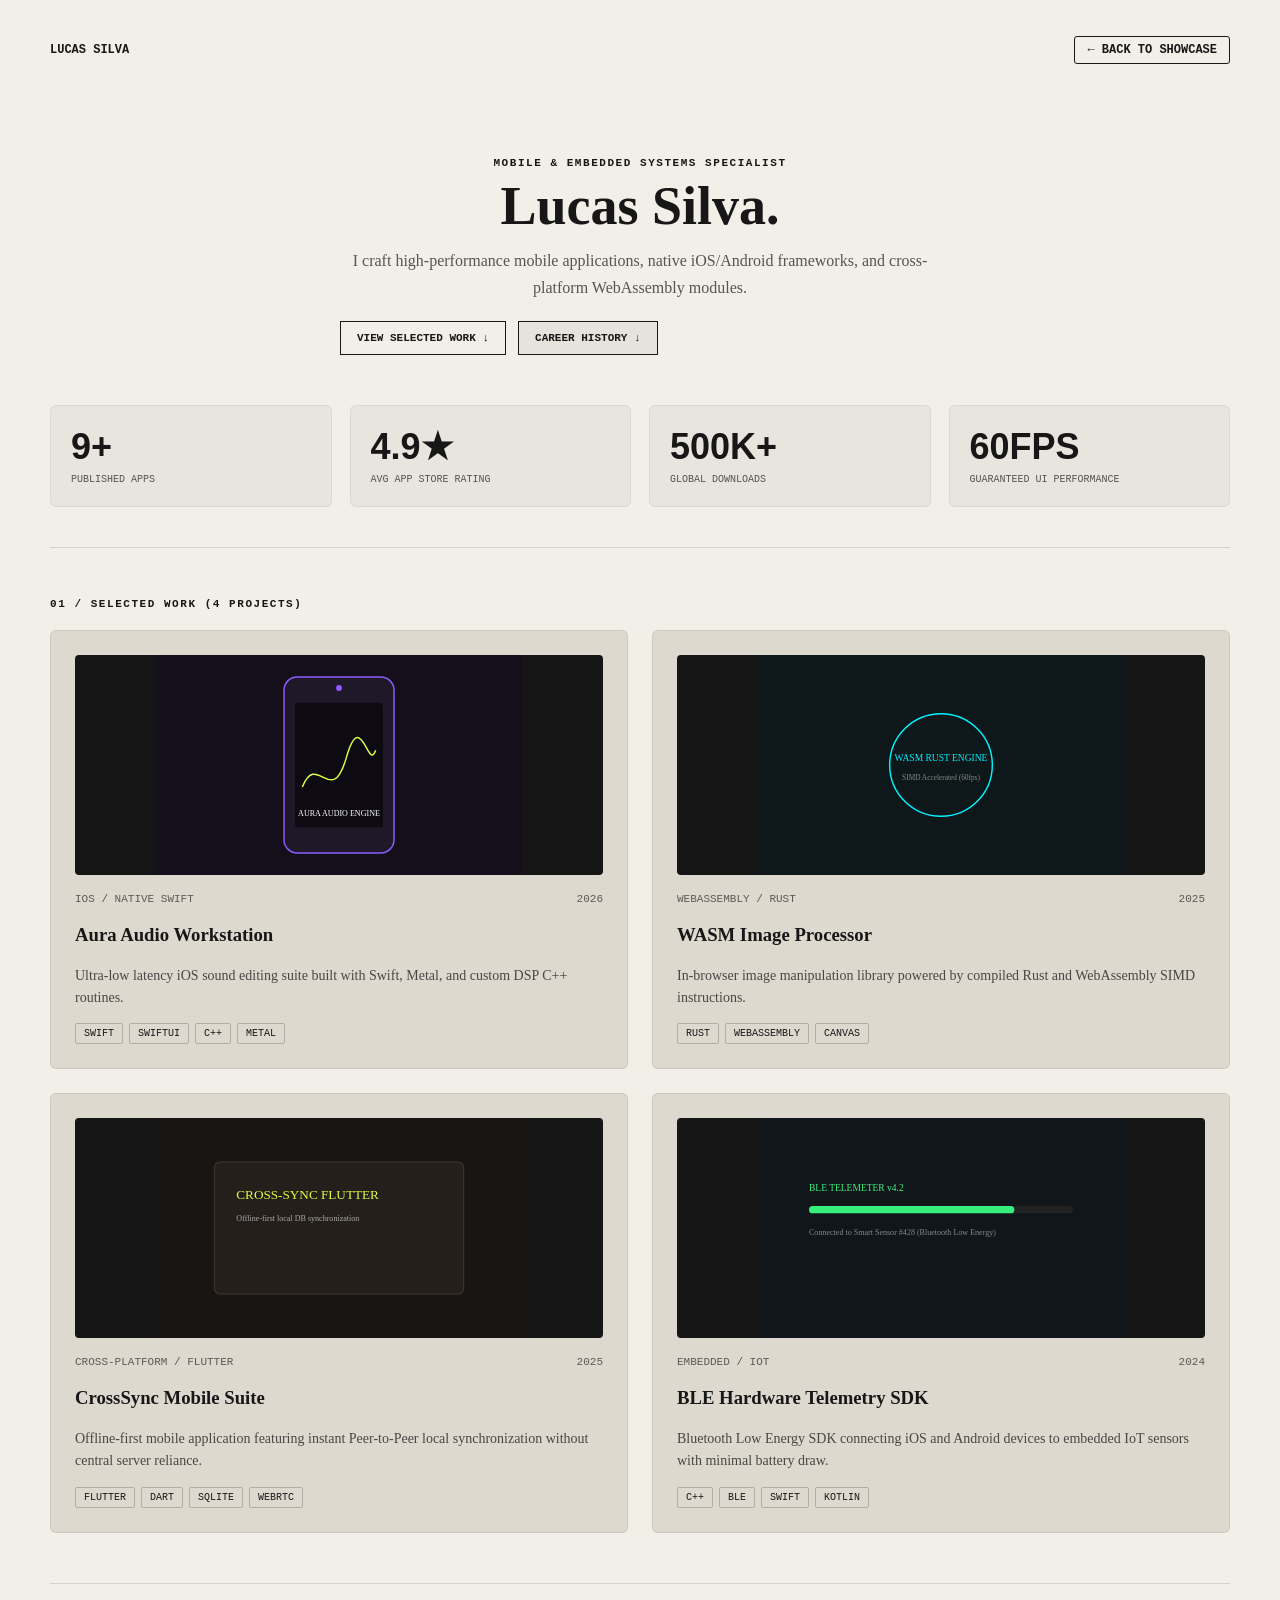
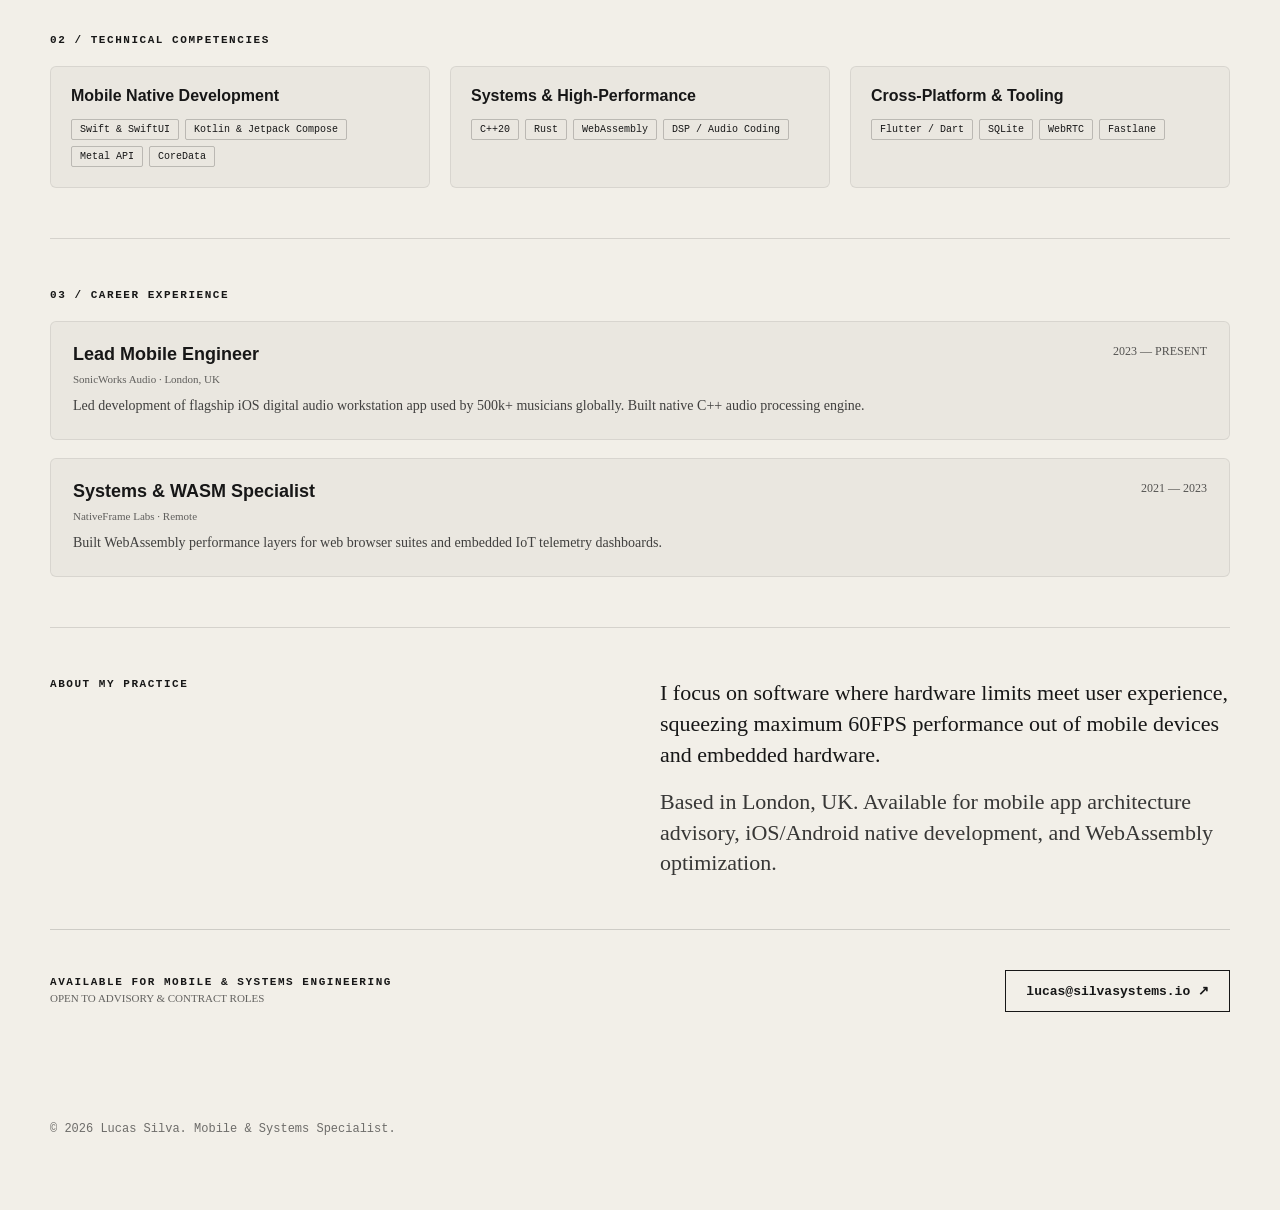
<file: portfolios/lucas.html>
<!doctype html><html lang="en"><head><meta charset="utf-8"><meta name="viewport" content="width=device-width,initial-scale=1"><title>Lucas Silva — Mobile & Systems Specialist</title><link rel="stylesheet" href="../css/portfolio.css"></head>
<body class="portfolio">
<nav class="pnav">
  <a href="../portfolio.html" style="font-weight:700">LUCAS SILVA</a>
  <a href="../portfolio.html" class="pnav-back">← BACK TO SHOWCASE</a>
</nav>
<main class="pwrap">
<section class="p-hero">
  <div>
    <div class="p-eyebrow">MOBILE & EMBEDDED SYSTEMS SPECIALIST</div>
    <h1>Lucas Silva.</h1>
    <p>I craft high-performance mobile applications, native iOS/Android frameworks, and cross-platform WebAssembly modules.</p>
    <div class="p-hero-actions">
      <a href="#work" class="p-btn">VIEW SELECTED WORK ↓</a>
      <a href="#experience" class="p-btn" style="background:rgba(0,0,0,.05)">CAREER HISTORY ↓</a>
    </div>
  </div>
</section>

<!-- Impact Metrics Grid -->
<div class="p-stats">
  <div class="p-stat-card"><b>9+</b><small>Published Apps</small></div>
  <div class="p-stat-card"><b>4.9★</b><small>Avg App Store Rating</small></div>
  <div class="p-stat-card"><b>500K+</b><small>Global Downloads</small></div>
  <div class="p-stat-card"><b>60FPS</b><small>Guaranteed UI Performance</small></div>
</div>

<!-- Section 01: Symmetric 4-Project Grid -->
<section id="work" class="p-section">
  <div class="p-eyebrow">01 / SELECTED WORK (4 PROJECTS)</div>
  <div class="p-grid">
    <article class="work">
      <div>
        <div class="work-art">
          <svg viewBox="0 0 500 300" xmlns="http://www.w3.org/2000/svg">
            <rect width="500" height="300" fill="#140f1a"/>
            <rect x="175" y="30" width="150" height="240" rx="18" fill="#1f1828" stroke="#8c5cff" stroke-width="2"/>
            <circle cx="250" cy="45" r="4" fill="#8c5cff"/>
            <rect x="190" y="65" width="120" height="170" rx="4" fill="#0d0a12"/>
            <path d="M 200 180 C 220 130, 240 210, 260 140 S 290 160, 300 130" fill="none" stroke="#d9ff45" stroke-width="2"/>
            <text x="250" y="220" fill="#fff" font-family="Space Grotesk" font-size="11" text-anchor="middle">AURA AUDIO ENGINE</text>
          </svg>
        </div>
        <div class="p-meta"><span>IOS / NATIVE SWIFT</span><span>2026</span></div>
        <h3>Aura Audio Workstation</h3>
        <p style="color:inherit;opacity:.75;margin-top:6px;font-size:14px;line-height:1.6">Ultra-low latency iOS sound editing suite built with Swift, Metal, and custom DSP C++ routines.</p>
        <div class="p-tags"><span class="p-tag">SWIFT</span><span class="p-tag">SWIFTUI</span><span class="p-tag">C++</span><span class="p-tag">METAL</span></div>
      </div>
    </article>

    <article class="work">
      <div>
        <div class="work-art">
          <svg viewBox="0 0 500 300" xmlns="http://www.w3.org/2000/svg">
            <rect width="500" height="300" fill="#0e1719"/>
            <circle cx="250" cy="150" r="70" fill="none" stroke="#00f2fe" stroke-width="2"/>
            <text x="250" y="145" fill="#00f2fe" font-family="JetBrains Mono" font-size="13" text-anchor="middle">WASM RUST ENGINE</text>
            <text x="250" y="170" fill="#888" font-family="JetBrains Mono" font-size="10" text-anchor="middle">SIMD Accelerated (60fps)</text>
          </svg>
        </div>
        <div class="p-meta"><span>WEBASSEMBLY / RUST</span><span>2025</span></div>
        <h3>WASM Image Processor</h3>
        <p style="color:inherit;opacity:.75;margin-top:6px;font-size:14px;line-height:1.6">In-browser image manipulation library powered by compiled Rust and WebAssembly SIMD instructions.</p>
        <div class="p-tags"><span class="p-tag">RUST</span><span class="p-tag">WEBASSEMBLY</span><span class="p-tag">CANVAS</span></div>
      </div>
    </article>

    <article class="work">
      <div>
        <div class="work-art">
          <svg viewBox="0 0 500 300" xmlns="http://www.w3.org/2000/svg">
            <rect width="500" height="300" fill="#181512"/>
            <rect x="80" y="60" width="340" height="180" rx="8" fill="#241f1a" stroke="#423528" stroke-width="1.5"/>
            <text x="110" y="110" fill="#d9ff45" font-family="Space Grotesk" font-size="18">CROSS-SYNC FLUTTER</text>
            <text x="110" y="140" fill="#aaa" font-family="JetBrains Mono" font-size="11">Offline-first local DB synchronization</text>
          </svg>
        </div>
        <div class="p-meta"><span>CROSS-PLATFORM / FLUTTER</span><span>2025</span></div>
        <h3>CrossSync Mobile Suite</h3>
        <p style="color:inherit;opacity:.75;margin-top:6px;font-size:14px;line-height:1.6">Offline-first mobile application featuring instant Peer-to-Peer local synchronization without central server reliance.</p>
        <div class="p-tags"><span class="p-tag">FLUTTER</span><span class="p-tag">DART</span><span class="p-tag">SQLITE</span><span class="p-tag">WEBRTC</span></div>
      </div>
    </article>

    <article class="work">
      <div>
        <div class="work-art">
          <svg viewBox="0 0 500 300" xmlns="http://www.w3.org/2000/svg">
            <rect width="500" height="300" fill="#11161a"/>
            <text x="70" y="100" fill="#38ef7d" font-family="JetBrains Mono" font-size="13">BLE TELEMETER v4.2</text>
            <rect x="70" y="120" width="360" height="10" fill="#222" rx="5"/>
            <rect x="70" y="120" width="280" height="10" fill="#38ef7d" rx="5"/>
            <text x="70" y="160" fill="#888" font-family="JetBrains Mono" font-size="11">Connected to Smart Sensor #428 (Bluetooth Low Energy)</text>
          </svg>
        </div>
        <div class="p-meta"><span>EMBEDDED / IOT</span><span>2024</span></div>
        <h3>BLE Hardware Telemetry SDK</h3>
        <p style="color:inherit;opacity:.75;margin-top:6px;font-size:14px;line-height:1.6">Bluetooth Low Energy SDK connecting iOS and Android devices to embedded IoT sensors with minimal battery draw.</p>
        <div class="p-tags"><span class="p-tag">C++</span><span class="p-tag">BLE</span><span class="p-tag">SWIFT</span><span class="p-tag">KOTLIN</span></div>
      </div>
    </article>
  </div>
</section>

<!-- Section 02: Technical Skill Stack -->
<section class="p-section">
  <div class="p-eyebrow">02 / TECHNICAL COMPETENCIES</div>
  <div class="skill-grid">
    <div class="skill-card">
      <h4>Mobile Native Development</h4>
      <div class="p-tags">
        <span class="p-tag">Swift & SwiftUI</span>
        <span class="p-tag">Kotlin & Jetpack Compose</span>
        <span class="p-tag">Metal API</span>
        <span class="p-tag">CoreData</span>
      </div>
    </div>

    <div class="skill-card">
      <h4>Systems & High-Performance</h4>
      <div class="p-tags">
        <span class="p-tag">C++20</span>
        <span class="p-tag">Rust</span>
        <span class="p-tag">WebAssembly</span>
        <span class="p-tag">DSP / Audio Coding</span>
      </div>
    </div>

    <div class="skill-card">
      <h4>Cross-Platform & Tooling</h4>
      <div class="p-tags">
        <span class="p-tag">Flutter / Dart</span>
        <span class="p-tag">SQLite</span>
        <span class="p-tag">WebRTC</span>
        <span class="p-tag">Fastlane</span>
      </div>
    </div>
  </div>
</section>

<!-- Section 03: Career History Timeline -->
<section id="experience" class="p-section">
  <div class="p-eyebrow">03 / CAREER EXPERIENCE</div>
  <div class="experience-list">
    <div class="experience-item">
      <div>
        <h4>Lead Mobile Engineer</h4>
        <span class="mono" style="font-size:11px;opacity:.65">SonicWorks Audio · London, UK</span>
        <p>Led development of flagship iOS digital audio workstation app used by 500k+ musicians globally. Built native C++ audio processing engine.</p>
      </div>
      <span class="mono" style="font-size:12px;opacity:.7">2023 — PRESENT</span>
    </div>

    <div class="experience-item">
      <div>
        <h4>Systems & WASM Specialist</h4>
        <span class="mono" style="font-size:11px;opacity:.65">NativeFrame Labs · Remote</span>
        <p>Built WebAssembly performance layers for web browser suites and embedded IoT telemetry dashboards.</p>
      </div>
      <span class="mono" style="font-size:12px;opacity:.7">2021 — 2023</span>
    </div>
  </div>
</section>

<!-- Section 04: About & Contact -->
<section id="about" class="about" style="border-top:1px solid rgba(0,0,0,.12);padding-top:50px">
  <div>
    <div class="p-eyebrow">ABOUT MY PRACTICE</div>
  </div>
  <div>
    <p>I focus on software where hardware limits meet user experience, squeezing maximum 60FPS performance out of mobile devices and embedded hardware.</p>
    <div class="about-details" style="margin-top:16px">
      <p>Based in London, UK. Available for mobile app architecture advisory, iOS/Android native development, and WebAssembly optimization.</p>
    </div>
  </div>
</section>

<section id="contact" class="contact">
  <div>
    <div class="p-eyebrow">AVAILABLE FOR MOBILE & SYSTEMS ENGINEERING</div>
    <span class="mono" style="font-size:11px;opacity:.65">OPEN TO ADVISORY & CONTRACT ROLES</span>
  </div>
  <a href="mailto:lucas.silva@example.com">lucas@silvasystems.io ↗</a>
</section>
</main>
<footer class="pfoot">© 2026 Lucas Silva. Mobile & Systems Specialist.</footer>
</body></html>
</file>
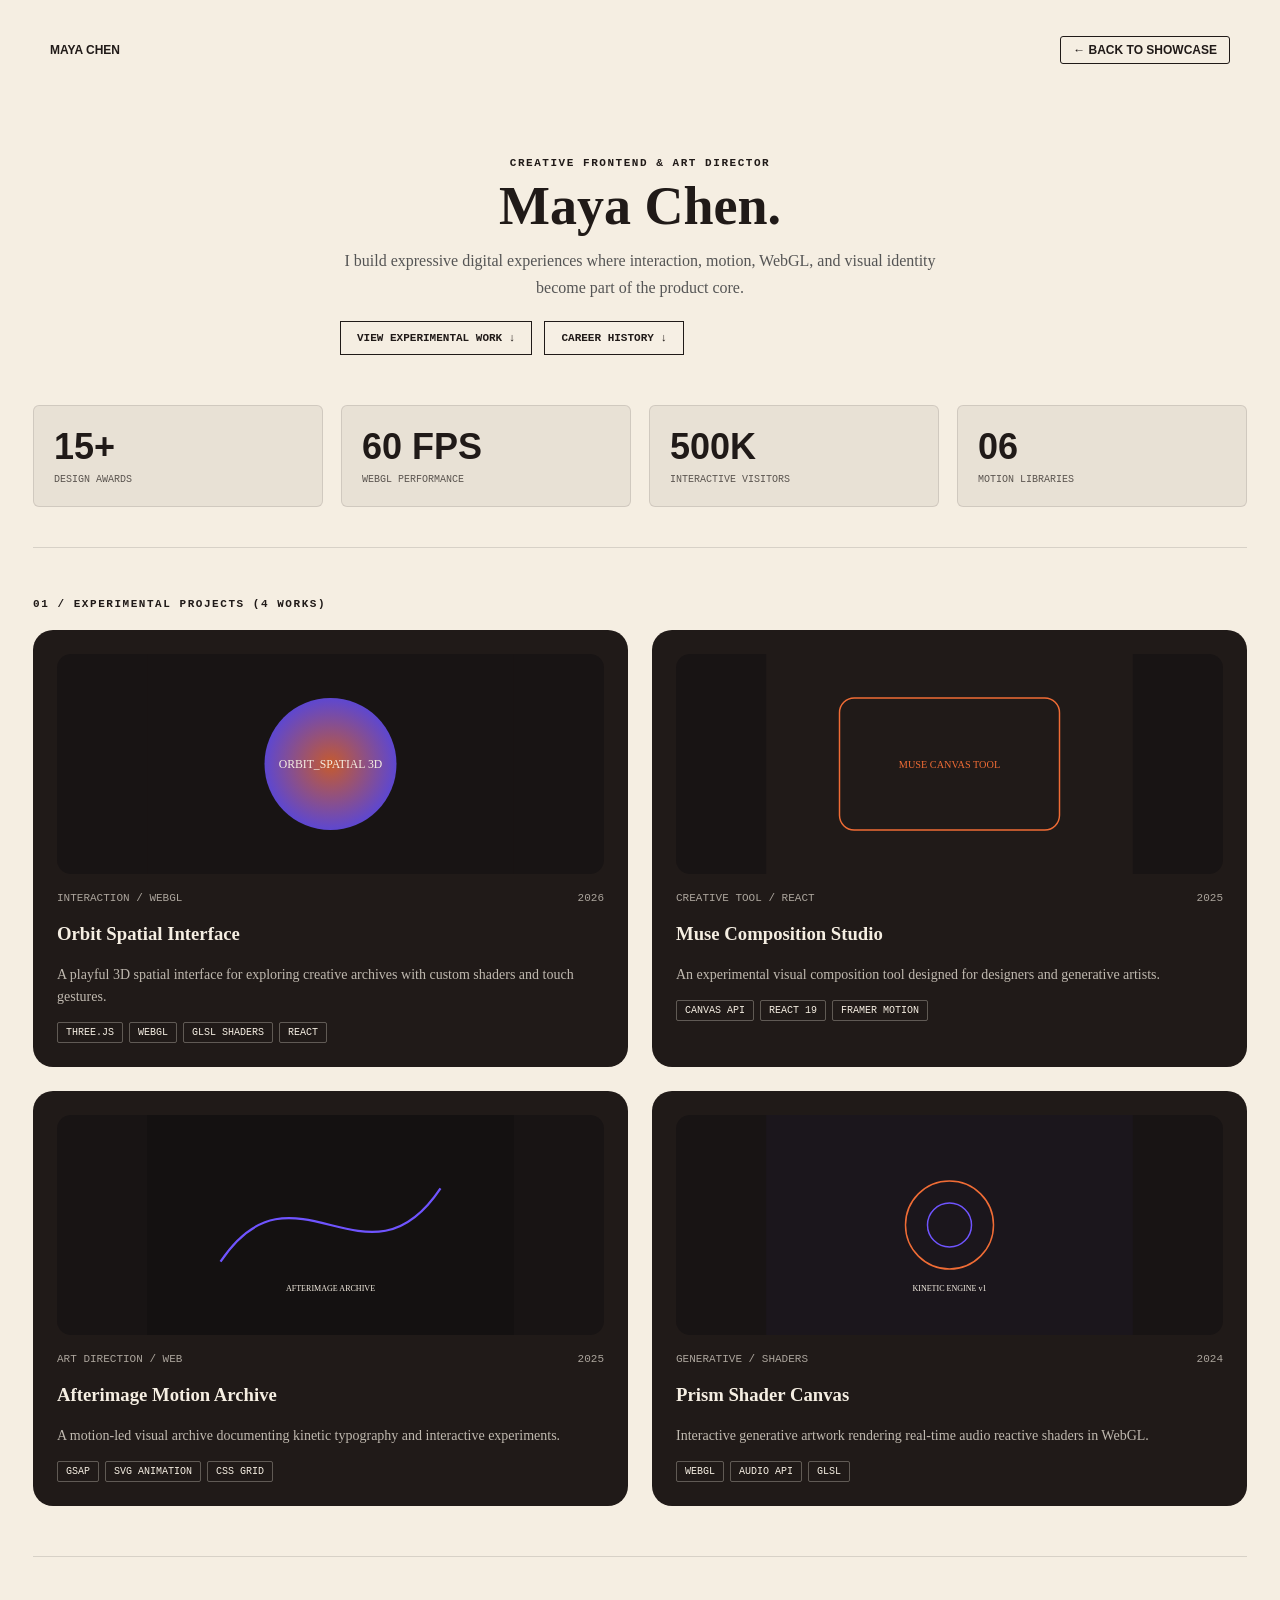
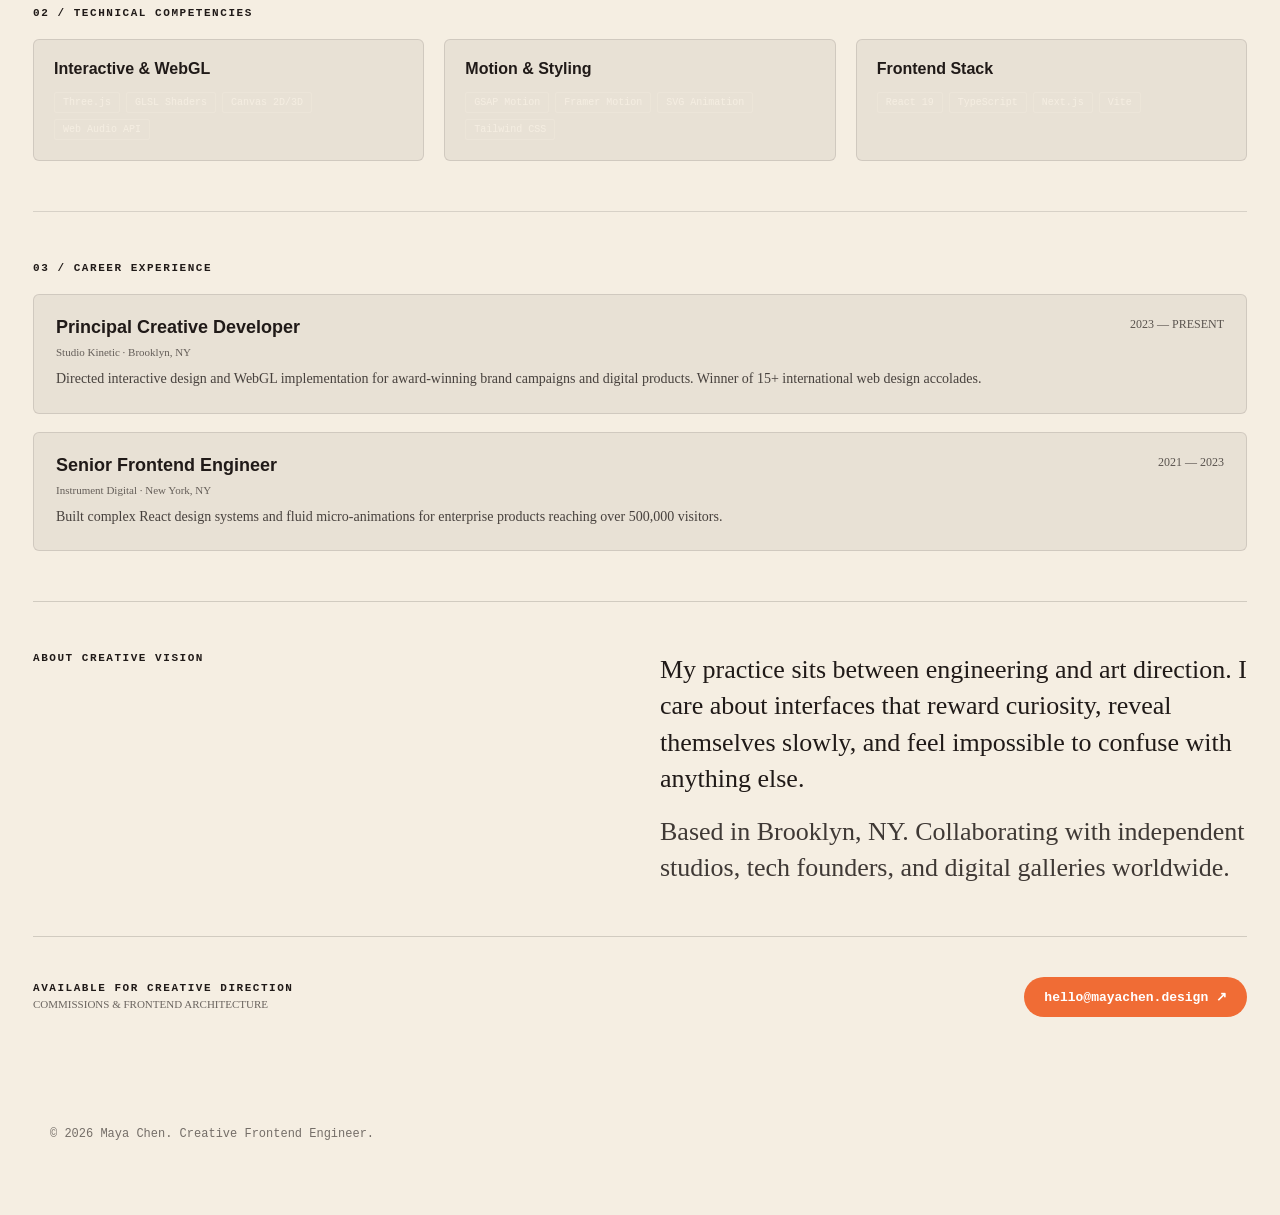
<file: portfolios/maya.html>
<!doctype html><html lang="en"><head><meta charset="utf-8"><meta name="viewport" content="width=device-width,initial-scale=1"><title>Maya Chen — Creative Frontend Engineer</title><link rel="stylesheet" href="../css/portfolio.css"></head>
<body class="experimental">
<nav class="pnav">
  <a href="../portfolio.html" style="font-weight:700">MAYA CHEN</a>
  <a href="../portfolio.html" class="pnav-back">← BACK TO SHOWCASE</a>
</nav>
<main class="pwrap">
<section class="p-hero">
  <div>
    <div class="p-eyebrow">CREATIVE FRONTEND & ART DIRECTOR</div>
    <h1>Maya Chen.</h1>
    <p>I build expressive digital experiences where interaction, motion, WebGL, and visual identity become part of the product core.</p>
    <div class="p-hero-actions">
      <a href="#work" class="p-btn">VIEW EXPERIMENTAL WORK ↓</a>
      <a href="#experience" class="p-btn" style="background:rgba(255,255,255,.05)">CAREER HISTORY ↓</a>
    </div>
  </div>
</section>

<!-- Impact Metrics Grid -->
<div class="p-stats">
  <div class="p-stat-card"><b>15+</b><small>Design Awards</small></div>
  <div class="p-stat-card"><b>60 FPS</b><small>WebGL Performance</small></div>
  <div class="p-stat-card"><b>500K</b><small>Interactive Visitors</small></div>
  <div class="p-stat-card"><b>06</b><small>Motion Libraries</small></div>
</div>

<!-- Section 01: Symmetric 4-Project Grid -->
<section id="work" class="p-section">
  <div class="p-eyebrow">01 / EXPERIMENTAL PROJECTS (4 WORKS)</div>
  <div class="p-grid">
    <article class="work">
      <div>
        <div class="work-art">
          <svg viewBox="0 0 500 300" xmlns="http://www.w3.org/2000/svg">
            <rect width="500" height="300" fill="#181414"/>
            <circle cx="250" cy="150" r="90" fill="url(#grad1)" opacity="0.8"/>
            <defs>
              <radialGradient id="grad1" cx="50%" cy="50%" r="50%">
                <stop offset="0%" stop-color="#f06c35"/>
                <stop offset="100%" stop-color="#6f54ff"/>
              </radialGradient>
            </defs>
            <text x="250" y="155" fill="#f5eee2" font-family="Space Grotesk" font-size="16" text-anchor="middle">ORBIT_SPATIAL 3D</text>
          </svg>
        </div>
        <div class="p-meta"><span>INTERACTION / WEBGL</span><span>2026</span></div>
        <h3>Orbit Spatial Interface</h3>
        <p style="color:inherit;opacity:.75;margin-top:6px;font-size:14px;line-height:1.6">A playful 3D spatial interface for exploring creative archives with custom shaders and touch gestures.</p>
        <div class="p-tags"><span class="p-tag">THREE.JS</span><span class="p-tag">WEBGL</span><span class="p-tag">GLSL SHADERS</span><span class="p-tag">REACT</span></div>
      </div>
    </article>

    <article class="work">
      <div>
        <div class="work-art">
          <svg viewBox="0 0 500 300" xmlns="http://www.w3.org/2000/svg">
            <rect width="500" height="300" fill="#201a18"/>
            <rect x="100" y="60" width="300" height="180" rx="20" fill="none" stroke="#f06c35" stroke-width="2"/>
            <text x="250" y="155" fill="#f06c35" font-family="Space Grotesk" font-size="14" text-anchor="middle">MUSE CANVAS TOOL</text>
          </svg>
        </div>
        <div class="p-meta"><span>CREATIVE TOOL / REACT</span><span>2025</span></div>
        <h3>Muse Composition Studio</h3>
        <p style="color:inherit;opacity:.75;margin-top:6px;font-size:14px;line-height:1.6">An experimental visual composition tool designed for designers and generative artists.</p>
        <div class="p-tags"><span class="p-tag">CANVAS API</span><span class="p-tag">REACT 19</span><span class="p-tag">FRAMER MOTION</span></div>
      </div>
    </article>

    <article class="work">
      <div>
        <div class="work-art">
          <svg viewBox="0 0 500 300" xmlns="http://www.w3.org/2000/svg">
            <rect width="500" height="300" fill="#141111"/>
            <path d="M 100 200 C 200 50, 300 250, 400 100" fill="none" stroke="#6f54ff" stroke-width="3"/>
            <text x="250" y="240" fill="#f5eee2" font-family="JetBrains Mono" font-size="11" text-anchor="middle">AFTERIMAGE ARCHIVE</text>
          </svg>
        </div>
        <div class="p-meta"><span>ART DIRECTION / WEB</span><span>2025</span></div>
        <h3>Afterimage Motion Archive</h3>
        <p style="color:inherit;opacity:.75;margin-top:6px;font-size:14px;line-height:1.6">A motion-led visual archive documenting kinetic typography and interactive experiments.</p>
        <div class="p-tags"><span class="p-tag">GSAP</span><span class="p-tag">SVG ANIMATION</span><span class="p-tag">CSS GRID</span></div>
      </div>
    </article>

    <article class="work">
      <div>
        <div class="work-art">
          <svg viewBox="0 0 500 300" xmlns="http://www.w3.org/2000/svg">
            <rect width="500" height="300" fill="#1b161c"/>
            <circle cx="250" cy="150" r="60" stroke="#f06c35" stroke-width="2" fill="none"/>
            <circle cx="250" cy="150" r="30" stroke="#6f54ff" stroke-width="2" fill="none"/>
            <text x="250" y="240" fill="#f5eee2" font-family="JetBrains Mono" font-size="11" text-anchor="middle">KINETIC ENGINE v1</text>
          </svg>
        </div>
        <div class="p-meta"><span>GENERATIVE / SHADERS</span><span>2024</span></div>
        <h3>Prism Shader Canvas</h3>
        <p style="color:inherit;opacity:.75;margin-top:6px;font-size:14px;line-height:1.6">Interactive generative artwork rendering real-time audio reactive shaders in WebGL.</p>
        <div class="p-tags"><span class="p-tag">WEBGL</span><span class="p-tag">AUDIO API</span><span class="p-tag">GLSL</span></div>
      </div>
    </article>
  </div>
</section>

<!-- Section 02: Technical Skill Stack -->
<section class="p-section">
  <div class="p-eyebrow">02 / TECHNICAL COMPETENCIES</div>
  <div class="skill-grid">
    <div class="skill-card">
      <h4>Interactive & WebGL</h4>
      <div class="p-tags">
        <span class="p-tag">Three.js</span>
        <span class="p-tag">GLSL Shaders</span>
        <span class="p-tag">Canvas 2D/3D</span>
        <span class="p-tag">Web Audio API</span>
      </div>
    </div>

    <div class="skill-card">
      <h4>Motion & Styling</h4>
      <div class="p-tags">
        <span class="p-tag">GSAP Motion</span>
        <span class="p-tag">Framer Motion</span>
        <span class="p-tag">SVG Animation</span>
        <span class="p-tag">Tailwind CSS</span>
      </div>
    </div>

    <div class="skill-card">
      <h4>Frontend Stack</h4>
      <div class="p-tags">
        <span class="p-tag">React 19</span>
        <span class="p-tag">TypeScript</span>
        <span class="p-tag">Next.js</span>
        <span class="p-tag">Vite</span>
      </div>
    </div>
  </div>
</section>

<!-- Section 03: Career History Timeline -->
<section id="experience" class="p-section">
  <div class="p-eyebrow">03 / CAREER EXPERIENCE</div>
  <div class="experience-list">
    <div class="experience-item">
      <div>
        <h4>Principal Creative Developer</h4>
        <span class="mono" style="font-size:11px;opacity:.65">Studio Kinetic · Brooklyn, NY</span>
        <p>Directed interactive design and WebGL implementation for award-winning brand campaigns and digital products. Winner of 15+ international web design accolades.</p>
      </div>
      <span class="mono" style="font-size:12px;opacity:.7">2023 — PRESENT</span>
    </div>

    <div class="experience-item">
      <div>
        <h4>Senior Frontend Engineer</h4>
        <span class="mono" style="font-size:11px;opacity:.65">Instrument Digital · New York, NY</span>
        <p>Built complex React design systems and fluid micro-animations for enterprise products reaching over 500,000 visitors.</p>
      </div>
      <span class="mono" style="font-size:12px;opacity:.7">2021 — 2023</span>
    </div>
  </div>
</section>

<!-- Section 04: About & Contact -->
<section id="about" class="about" style="border-top:1px solid rgba(0,0,0,.15);padding-top:50px">
  <div>
    <div class="p-eyebrow">ABOUT CREATIVE VISION</div>
  </div>
  <div>
    <p>My practice sits between engineering and art direction. I care about interfaces that reward curiosity, reveal themselves slowly, and feel impossible to confuse with anything else.</p>
    <div class="about-details" style="margin-top:16px">
      <p>Based in Brooklyn, NY. Collaborating with independent studios, tech founders, and digital galleries worldwide.</p>
    </div>
  </div>
</section>

<section id="contact" class="contact">
  <div>
    <div class="p-eyebrow">AVAILABLE FOR CREATIVE DIRECTION</div>
    <span class="mono" style="font-size:11px;opacity:.65">COMMISSIONS & FRONTEND ARCHITECTURE</span>
  </div>
  <a href="mailto:maya.chen@example.com">hello@mayachen.design ↗</a>
</section>
</main>
<footer class="pfoot">© 2026 Maya Chen. Creative Frontend Engineer.</footer>
</body></html>
</file>
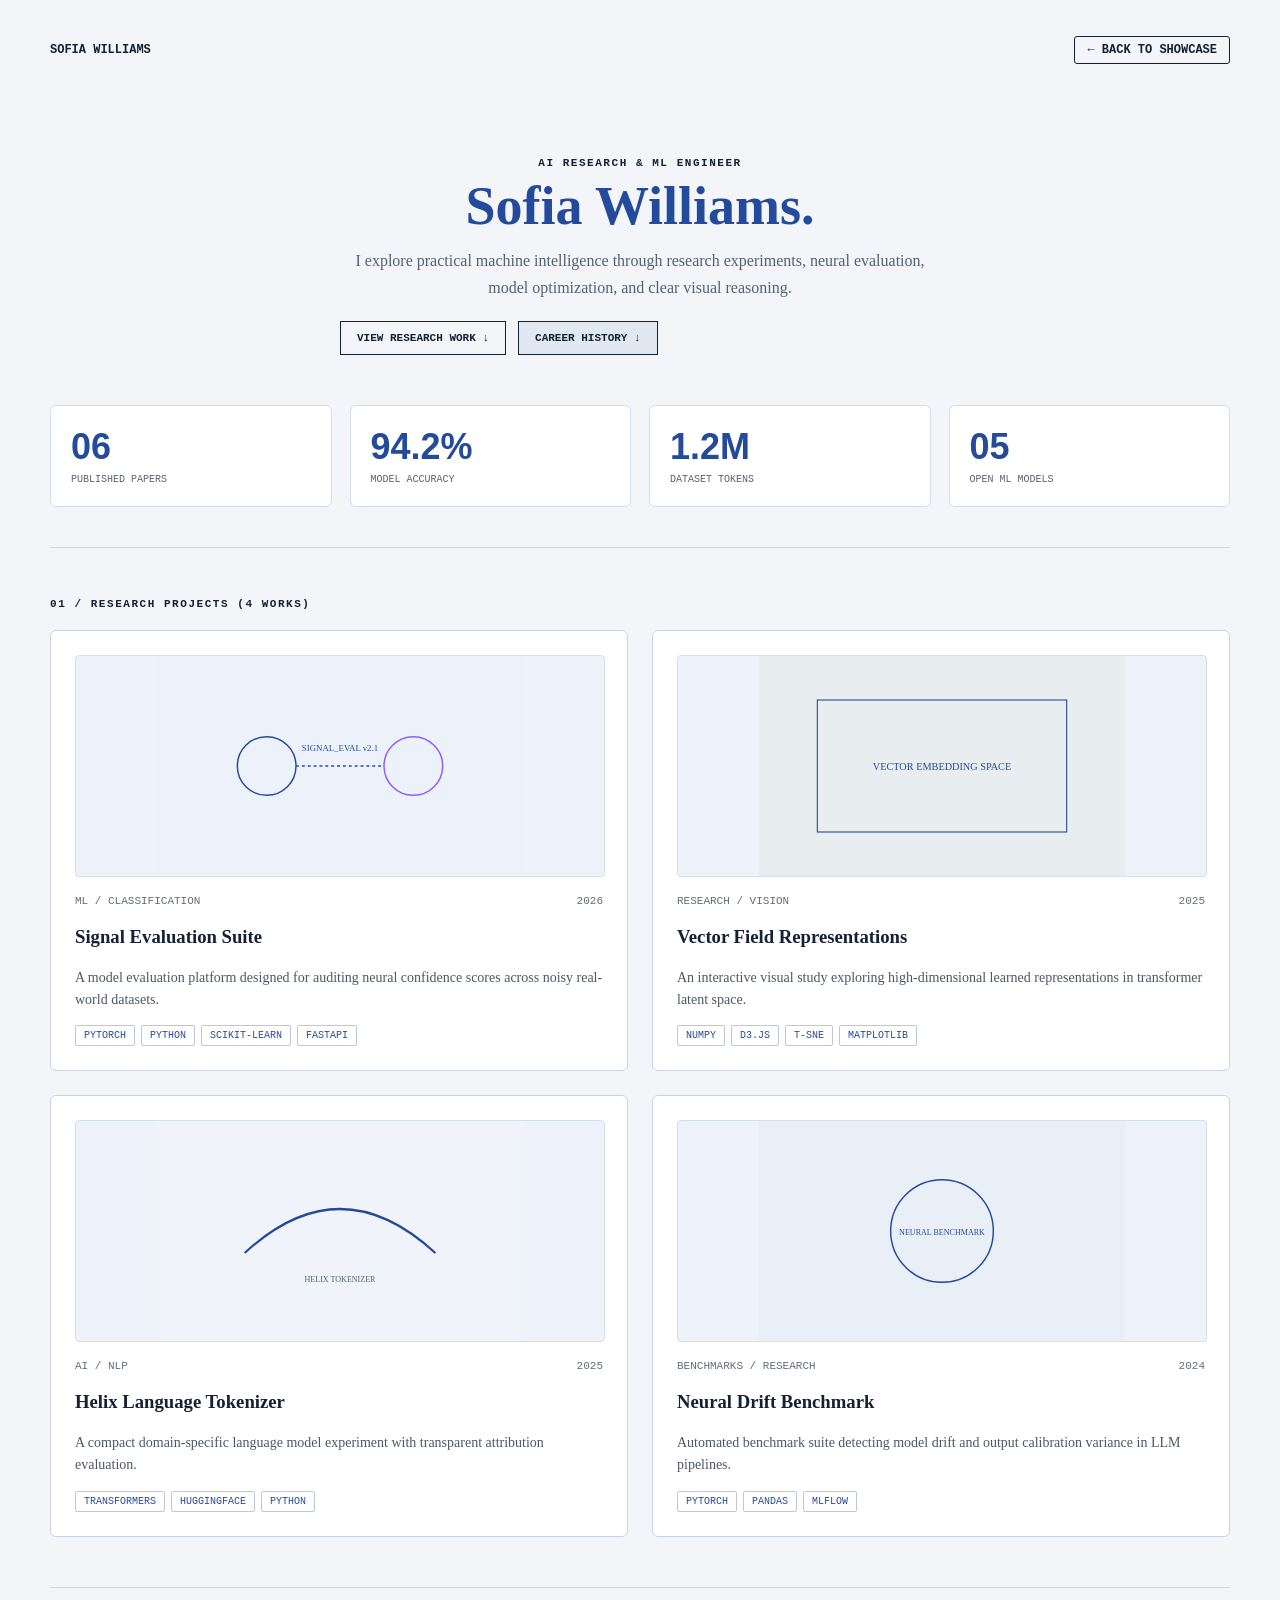
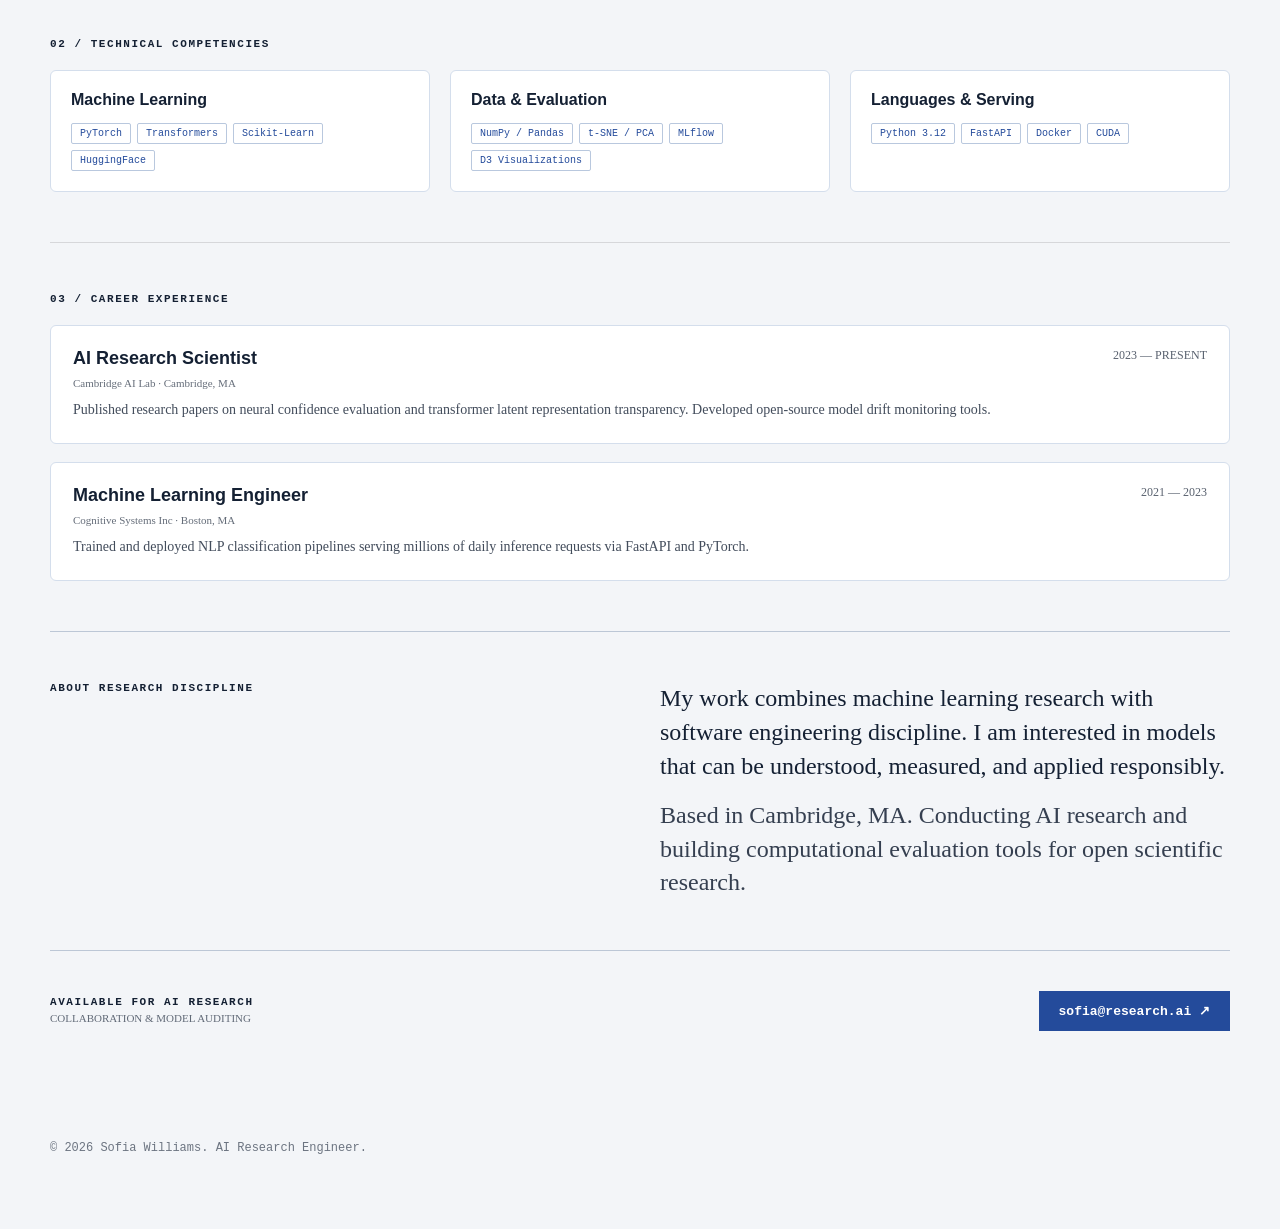
<file: portfolios/sofia.html>
<!doctype html><html lang="en"><head><meta charset="utf-8"><meta name="viewport" content="width=device-width,initial-scale=1"><title>Sofia Williams — AI Research Engineer</title><link rel="stylesheet" href="../css/portfolio.css"></head>
<body class="research">
<nav class="pnav">
  <a href="../portfolio.html" style="font-weight:700">SOFIA WILLIAMS</a>
  <a href="../portfolio.html" class="pnav-back">← BACK TO SHOWCASE</a>
</nav>
<main class="pwrap">
<section class="p-hero">
  <div>
    <div class="p-eyebrow">AI RESEARCH & ML ENGINEER</div>
    <h1>Sofia Williams.</h1>
    <p>I explore practical machine intelligence through research experiments, neural evaluation, model optimization, and clear visual reasoning.</p>
    <div class="p-hero-actions">
      <a href="#work" class="p-btn">VIEW RESEARCH WORK ↓</a>
      <a href="#experience" class="p-btn" style="background:rgba(36,75,155,.08)">CAREER HISTORY ↓</a>
    </div>
  </div>
</section>

<!-- Impact Metrics Grid -->
<div class="p-stats">
  <div class="p-stat-card"><b>06</b><small>Published Papers</small></div>
  <div class="p-stat-card"><b>94.2%</b><small>Model Accuracy</small></div>
  <div class="p-stat-card"><b>1.2M</b><small>Dataset Tokens</small></div>
  <div class="p-stat-card"><b>05</b><small>Open ML Models</small></div>
</div>

<!-- Section 01: Symmetric 4-Project Grid -->
<section id="work" class="p-section">
  <div class="p-eyebrow">01 / RESEARCH PROJECTS (4 WORKS)</div>
  <div class="p-grid">
    <article class="work">
      <div>
        <div class="work-art">
          <svg viewBox="0 0 500 300" xmlns="http://www.w3.org/2000/svg">
            <rect width="500" height="300" fill="#edf2fa"/>
            <circle cx="150" cy="150" r="40" fill="none" stroke="#244b9b" stroke-width="2"/>
            <circle cx="350" cy="150" r="40" fill="none" stroke="#8c5cff" stroke-width="2"/>
            <line x1="190" y1="150" x2="310" y2="150" stroke="#244b9b" stroke-width="2" stroke-dasharray="4,4"/>
            <text x="250" y="130" fill="#244b9b" font-family="JetBrains Mono" font-size="12" text-anchor="middle">SIGNAL_EVAL v2.1</text>
          </svg>
        </div>
        <div class="p-meta"><span>ML / CLASSIFICATION</span><span>2026</span></div>
        <h3>Signal Evaluation Suite</h3>
        <p style="color:inherit;opacity:.75;margin-top:6px;font-size:14px;line-height:1.6">A model evaluation platform designed for auditing neural confidence scores across noisy real-world datasets.</p>
        <div class="p-tags"><span class="p-tag">PYTORCH</span><span class="p-tag">PYTHON</span><span class="p-tag">SCIKIT-LEARN</span><span class="p-tag">FASTAPI</span></div>
      </div>
    </article>

    <article class="work">
      <div>
        <div class="work-art">
          <svg viewBox="0 0 500 300" xmlns="http://www.w3.org/2000/svg">
            <rect width="500" height="300" fill="#e8eeef"/>
            <rect x="80" y="60" width="340" height="180" fill="none" stroke="#244b9b" stroke-width="1.5"/>
            <text x="250" y="155" fill="#244b9b" font-family="Space Grotesk" font-size="14" text-anchor="middle">VECTOR EMBEDDING SPACE</text>
          </svg>
        </div>
        <div class="p-meta"><span>RESEARCH / VISION</span><span>2025</span></div>
        <h3>Vector Field Representations</h3>
        <p style="color:inherit;opacity:.75;margin-top:6px;font-size:14px;line-height:1.6">An interactive visual study exploring high-dimensional learned representations in transformer latent space.</p>
        <div class="p-tags"><span class="p-tag">NUMPY</span><span class="p-tag">D3.JS</span><span class="p-tag">T-SNE</span><span class="p-tag">MATPLOTLIB</span></div>
      </div>
    </article>

    <article class="work">
      <div>
        <div class="work-art">
          <svg viewBox="0 0 500 300" xmlns="http://www.w3.org/2000/svg">
            <rect width="500" height="300" fill="#f0f4fa"/>
            <path d="M 120 180 Q 250 60 380 180" fill="none" stroke="#244b9b" stroke-width="3"/>
            <text x="250" y="220" fill="#526174" font-family="JetBrains Mono" font-size="11" text-anchor="middle">HELIX TOKENIZER</text>
          </svg>
        </div>
        <div class="p-meta"><span>AI / NLP</span><span>2025</span></div>
        <h3>Helix Language Tokenizer</h3>
        <p style="color:inherit;opacity:.75;margin-top:6px;font-size:14px;line-height:1.6">A compact domain-specific language model experiment with transparent attribution evaluation.</p>
        <div class="p-tags"><span class="p-tag">TRANSFORMERS</span><span class="p-tag">HUGGINGFACE</span><span class="p-tag">PYTHON</span></div>
      </div>
    </article>

    <article class="work">
      <div>
        <div class="work-art">
          <svg viewBox="0 0 500 300" xmlns="http://www.w3.org/2000/svg">
            <rect width="500" height="300" fill="#e9eff7"/>
            <circle cx="250" cy="150" r="70" stroke="#244b9b" stroke-width="2" fill="none"/>
            <text x="250" y="155" fill="#244b9b" font-family="JetBrains Mono" font-size="11" text-anchor="middle">NEURAL BENCHMARK</text>
          </svg>
        </div>
        <div class="p-meta"><span>BENCHMARKS / RESEARCH</span><span>2024</span></div>
        <h3>Neural Drift Benchmark</h3>
        <p style="color:inherit;opacity:.75;margin-top:6px;font-size:14px;line-height:1.6">Automated benchmark suite detecting model drift and output calibration variance in LLM pipelines.</p>
        <div class="p-tags"><span class="p-tag">PYTORCH</span><span class="p-tag">PANDAS</span><span class="p-tag">MLFLOW</span></div>
      </div>
    </article>
  </div>
</section>

<!-- Section 02: Technical Skill Stack -->
<section class="p-section">
  <div class="p-eyebrow">02 / TECHNICAL COMPETENCIES</div>
  <div class="skill-grid">
    <div class="skill-card">
      <h4>Machine Learning</h4>
      <div class="p-tags">
        <span class="p-tag">PyTorch</span>
        <span class="p-tag">Transformers</span>
        <span class="p-tag">Scikit-Learn</span>
        <span class="p-tag">HuggingFace</span>
      </div>
    </div>

    <div class="skill-card">
      <h4>Data & Evaluation</h4>
      <div class="p-tags">
        <span class="p-tag">NumPy / Pandas</span>
        <span class="p-tag">t-SNE / PCA</span>
        <span class="p-tag">MLflow</span>
        <span class="p-tag">D3 Visualizations</span>
      </div>
    </div>

    <div class="skill-card">
      <h4>Languages & Serving</h4>
      <div class="p-tags">
        <span class="p-tag">Python 3.12</span>
        <span class="p-tag">FastAPI</span>
        <span class="p-tag">Docker</span>
        <span class="p-tag">CUDA</span>
      </div>
    </div>
  </div>
</section>

<!-- Section 03: Career History Timeline -->
<section id="experience" class="p-section">
  <div class="p-eyebrow">03 / CAREER EXPERIENCE</div>
  <div class="experience-list">
    <div class="experience-item">
      <div>
        <h4>AI Research Scientist</h4>
        <span class="mono" style="font-size:11px;opacity:.65">Cambridge AI Lab · Cambridge, MA</span>
        <p>Published research papers on neural confidence evaluation and transformer latent representation transparency. Developed open-source model drift monitoring tools.</p>
      </div>
      <span class="mono" style="font-size:12px;opacity:.7">2023 — PRESENT</span>
    </div>

    <div class="experience-item">
      <div>
        <h4>Machine Learning Engineer</h4>
        <span class="mono" style="font-size:11px;opacity:.65">Cognitive Systems Inc · Boston, MA</span>
        <p>Trained and deployed NLP classification pipelines serving millions of daily inference requests via FastAPI and PyTorch.</p>
      </div>
      <span class="mono" style="font-size:12px;opacity:.7">2021 — 2023</span>
    </div>
  </div>
</section>

<!-- Section 04: About & Contact -->
<section id="about" class="about" style="border-top:1px solid #bcc7d6;padding-top:50px">
  <div>
    <div class="p-eyebrow">ABOUT RESEARCH DISCIPLINE</div>
  </div>
  <div>
    <p>My work combines machine learning research with software engineering discipline. I am interested in models that can be understood, measured, and applied responsibly.</p>
    <div class="about-details" style="margin-top:16px">
      <p>Based in Cambridge, MA. Conducting AI research and building computational evaluation tools for open scientific research.</p>
    </div>
  </div>
</section>

<section id="contact" class="contact">
  <div>
    <div class="p-eyebrow">AVAILABLE FOR AI RESEARCH</div>
    <span class="mono" style="font-size:11px;opacity:.65">COLLABORATION & MODEL AUDITING</span>
  </div>
  <a href="mailto:sofia.williams@example.com">sofia@research.ai ↗</a>
</section>
</main>
<footer class="pfoot">© 2026 Sofia Williams. AI Research Engineer.</footer>
</body></html>
</file>
<file: css/base.css>
@import url('https://fonts.googleapis.com/css2?family=Inter:wght@400;500;600;700&family=JetBrains+Mono:wght@400;500;600&family=Space+Grotesk:wght@400;500;600;700&display=swap');
:root{--bg:#0c0c0c;--panel:#111;--panel2:#151515;--lime:#d9ff45;--violet:#8c5cff;--white:#e8e6df;--muted:#92928b;--line:#282828;--danger:#ff6b6b;--max:1240px}
*{box-sizing:border-box}html{scroll-behavior:smooth}body{margin:0;background:var(--bg);color:var(--white);font-family:Inter,system-ui,sans-serif;overflow-x:hidden}
body:before{content:"";position:fixed;inset:0;pointer-events:none;opacity:.18;background-image:linear-gradient(var(--line) 1px,transparent 1px),linear-gradient(90deg,var(--line) 1px,transparent 1px);background-size:64px 64px;mask-image:linear-gradient(to bottom,#000,transparent 80%);z-index:-1}
a{color:inherit;text-decoration:none}.mono{font-family:"JetBrains Mono",monospace}.muted{color:var(--muted)}.lime{color:var(--lime)}.violet{color:var(--violet)}
.site-nav{height:76px;max-width:var(--max);margin:auto;padding:0 24px;display:flex;align-items:center;justify-content:space-between;border-bottom:1px solid var(--line);position:relative;z-index:5}
.brand{display:flex;gap:10px;align-items:center;font:700 14px "Space Grotesk";letter-spacing:.08em}.brand-mark{display:grid;place-items:center;width:32px;height:32px;border:1px solid var(--lime);color:var(--lime);font:600 11px "JetBrains Mono";transform:skew(-8deg)}
.nav-links{display:flex;gap:24px;font-size:13px;color:#bdbcb5}.nav-links a:hover,.nav-links a.active{color:var(--lime)}.nav-links a.active{font-weight:600;border-bottom:2px solid var(--lime);padding-bottom:4px}.nav-cta{font:500 12px "JetBrains Mono";border:1px solid var(--line);padding:11px 14px;transition:.2s}.nav-cta:hover,.nav-cta.active{border-color:var(--lime);color:var(--lime);background:#d9ff4510}
.container{max-width:var(--max);margin:auto;padding:0 24px}.eyebrow{font:600 11px "JetBrains Mono";letter-spacing:.18em;text-transform:uppercase;color:var(--lime)}
h1,h2,h3{font-family:"Space Grotesk";margin:0;letter-spacing:-.035em}h1{font-size:clamp(36px,4.5vw,56px);line-height:1.1}h2{font-size:clamp(32px,4vw,52px);line-height:1.05}h3{font-size:22px}.lead{font-size:16px;line-height:1.6;color:#aaa9a2;max-width:650px}
.btn{display:inline-flex;align-items:center;gap:12px;padding:13px 18px;background:var(--lime);color:#0c0c0c;font:700 12px "JetBrains Mono";border:1px solid var(--lime);transition:.2s}.btn:hover{transform:translateY(-2px);box-shadow:0 10px 35px #d9ff4525}.btn.alt{background:transparent;color:var(--white);border-color:var(--line)}.btn.alt:hover{border-color:var(--lime);color:var(--lime)}
.grid{display:grid;gap:18px}.grid-3{grid-template-columns:repeat(3,1fr)}.grid-4{grid-template-columns:repeat(4,1fr)}
.card{background:linear-gradient(145deg,#141414,#0e0e0e);border:1px solid var(--line);padding:24px;position:relative;overflow:hidden}.card:after{content:"";position:absolute;width:160px;height:160px;right:-90px;top:-90px;background:var(--violet);filter:blur(80px);opacity:.08}.card:hover{border-color:#474747;transform:translateY(-3px);transition:.25s}
.section{padding:60px 0}.section-head{display:flex;justify-content:space-between;gap:30px;align-items:end;margin-bottom:32px}.section-head p{max-width:480px}
.tag{font:500 10px "JetBrains Mono";color:var(--muted);border:1px solid var(--line);padding:6px 8px}.tags{display:flex;gap:7px;flex-wrap:wrap}
.progress{height:5px;background:#242424;overflow:hidden}.progress>i{display:block;height:100%;background:var(--lime)}
.terminal{background:#090909;border:1px solid #303030;box-shadow:0 20px 80px #000;position:relative}.terminal-bar{height:38px;border-bottom:1px solid #252525;display:flex;align-items:center;gap:7px;padding:0 12px}.dot{width:8px;height:8px;border-radius:50%;background:#444}.terminal-body{padding:20px;font:13px/1.9 "JetBrains Mono";color:#aead a7}.prompt{color:var(--lime)}.cursor{display:inline-block;width:7px;height:15px;background:var(--lime);vertical-align:-2px;animation:blink 1s infinite}@keyframes blink{50%{opacity:0}}
/* Footer System with Brand Logo, Social Icons, Newsletter & Back To Top */
.site-footer{border-top:1px solid var(--line);background:#090a0b;padding:50px 0 35px;font-size:13px;color:#a0a099}
.footer-container{max-width:var(--max);margin:auto;padding:0 24px}
.footer-top{display:grid;grid-template-columns:1.2fr .8fr;gap:50px;padding-bottom:35px;align-items:start}
.footer-brand-col .brand{margin-bottom:14px}
.footer-desc{font-size:13px;line-height:1.65;color:#888;max-width:440px;margin:12px 0 20px}
.footer-socials{display:flex;gap:10px}
.social-icon{width:36px;height:36px;border:1px solid var(--line);background:#131313;color:#aaa;display:grid;place-items:center;transition:.2s;border-radius:2px}
.social-icon:hover{border-color:var(--lime);color:var(--lime);background:#192414;transform:translateY(-2px)}

.footer-newsletter-col h4{font-size:20px;color:#fff;margin:6px 0 8px}
.newsletter-form{display:flex;gap:8px;margin-top:16px}
.newsletter-input{flex:1;background:#141414;border:1px solid var(--line);padding:10px 14px;color:#fff;font:12px "JetBrains Mono";outline:none;transition:.2s}
.newsletter-input:focus{border-color:var(--lime)}
.newsletter-btn{background:var(--lime);color:#000;border:0;padding:10px 16px;font:700 11px "JetBrains Mono";cursor:pointer;transition:.2s;white-space:nowrap}
.newsletter-btn:hover{background:#c6ed35}

.footer-bottom{display:flex;justify-content:space-between;align-items:center;padding-top:30px;border-top:1px solid var(--line);font:11px "JetBrains Mono";color:var(--muted);flex-wrap:wrap;gap:15px}
.footer-legal{display:flex;align-items:center;gap:20px}
.footer-legal a:hover{color:#fff}
.back-to-top{background:#141414;border:1px solid var(--line);color:var(--lime);padding:7px 14px;font:700 10px "JetBrains Mono";cursor:pointer;transition:.2s}
.back-to-top:hover{border-color:var(--lime);background:var(--lime);color:#000}

.page-hero{padding:45px 0 25px;text-align:center;display:flex;flex-direction:column;align-items:center;justify-content:center}.page-hero h1{max-width:900px;margin-left:auto;margin-right:auto}.page-hero .lead{margin:18px auto 0}.page-hero .eyebrow{margin-bottom:12px}
.tablet{border:1px solid var(--line);background:#0f0f0f}.label{font:600 10px "JetBrains Mono";color:var(--muted);letter-spacing:.12em;text-transform:uppercase}
@media(max-width:900px){
  .nav-links{display:none}
  .grid-3,.grid-4{grid-template-columns:1fr}
  .section{padding:75px 0}
  .section-head{display:block}
  .section-head p{margin-top:20px}
  .footer-top{grid-template-columns:1fr;gap:35px}
  .footer-bottom{flex-direction:column;align-items:flex-start}
  .page-hero{padding:80px 0 50px}
  h1{font-size:64px}
}
</file>
<file: css/components.css>
.hero{min-height:calc(100vh - 76px);display:grid;grid-template-columns:1.05fr .95fr;gap:50px;align-items:center;padding:70px 0 100px;position:relative}.hero:after{content:"";position:absolute;width:520px;height:520px;right:4%;top:12%;background:var(--violet);filter:blur(150px);opacity:.10;z-index:-1}.hero-copy{text-align:center;display:flex;flex-direction:column;align-items:center;justify-content:center}.hero-copy h1{margin-left:auto;margin-right:auto}.hero-copy h1 span{color:var(--lime)}.hero-copy .lead{margin:30px auto;max-width:650px}.hero-actions{display:flex;gap:12px;flex-wrap:wrap;justify-content:center}.hero-terminal{transform:rotate(1deg)}.terminal-large .terminal-body{min-height:360px;padding:30px;font-size:14px}
.hero-code{color:#d1d0c9}.code-key{color:#b999ff}.code-fn{color:var(--lime)}.code-str{color:#d5d27a}
.marquee{border-block:1px solid var(--line);padding:18px 0;overflow:hidden;white-space:nowrap;font:600 11px "JetBrains Mono";color:#777}.marquee span{margin-right:55px}
.stat-grid{display:grid;grid-template-columns:repeat(4,1fr);border-block:1px solid var(--line)}.stat{padding:28px 20px;border-right:1px solid var(--line)}.stat:last-child{border:0}.stat b{display:block;font:700 42px "Space Grotesk";color:var(--lime)}.stat small{font:10px "JetBrains Mono";color:var(--muted);text-transform:uppercase}
.track-card{min-height:290px;display:flex;flex-direction:column;justify-content:space-between}.track-card .number{font:12px "JetBrains Mono";color:#555}.track-card .course-title{font-size:31px;margin:10px 0}.track-card .meta{display:flex;justify-content:space-between;color:var(--muted);font:10px "JetBrains Mono";margin-bottom:10px}
.feature-split{display:grid;grid-template-columns:1fr 1fr;gap:50px;align-items:center}.feature-split .visual{min-height:400px}.visual-grid{height:100%;display:grid;grid-template-columns:1fr 1fr;gap:10px}.visual-box{border:1px solid var(--line);background:#101010;display:flex;align-items:center;justify-content:center;font:11px "JetBrains Mono";color:#777;position:relative;overflow:hidden}.visual-box:before{content:"";position:absolute;width:130%;height:1px;background:var(--lime);transform:translateX(-100%);animation:scan 5s linear infinite;opacity:.5}@keyframes scan{to{transform:translateX(100%)}}
.challenge-layout{display:grid;grid-template-columns:280px 1fr 260px;min-height:670px;border:1px solid var(--line);background:#0a0a0a}.challenge-side{border-right:1px solid var(--line);padding:20px}.challenge-main{display:flex;flex-direction:column}.editor{flex:1;padding:24px;font:14px/1.8 "JetBrains Mono";color:#c7c5be;background:linear-gradient(#0d0d0d,#090909)}.line{display:block}.ln{display:inline-block;width:30px;color:#454545}.code-accent{color:var(--lime)}.challenge-tests{border-left:1px solid var(--line);padding:20px}.test{padding:13px 0;border-bottom:1px solid #202020;font:11px "JetBrains Mono"}.pass{color:var(--lime)}.runbar{padding:14px 20px;border-top:1px solid var(--line);display:flex;justify-content:space-between;align-items:center}.run{background:var(--lime);color:#000;border:0;padding:12px 17px;font:700 11px "JetBrains Mono";cursor:pointer}.terminal-output{padding:18px 20px;border-top:1px solid var(--line);font:11px/1.7 "JetBrains Mono";color:#85847e}
.project-card{min-height:370px;display:flex;flex-direction:column;justify-content:space-between}.project-art{height:180px;border:1px solid #2b2b2b;background:radial-gradient(circle at 50% 20%,#8c5cff2c,transparent 45%),linear-gradient(135deg,#171717,#090909);position:relative;overflow:hidden}.project-art:before{content:"";position:absolute;inset:15px;background-image:linear-gradient(#333 1px,transparent 1px),linear-gradient(90deg,#333 1px,transparent 1px);background-size:28px 28px;opacity:.4}.project-art:after{content:"";position:absolute;width:120px;height:120px;border:1px solid var(--lime);transform:rotate(45deg);left:40%;top:18%;box-shadow:0 0 40px #d9ff4530}.project-meta{display:flex;justify-content:space-between;font:10px "JetBrains Mono";color:var(--muted)}
.dashboard-shell{min-height:calc(100vh - 76px);padding:40px 0 80px}.dash-main{width:100%;max-width:var(--max);margin:0 auto;padding:0 24px}.dash-top{display:flex;justify-content:space-between;align-items:end;margin-bottom:35px;border-bottom:1px solid var(--line);padding-bottom:25px}.dash-top h1{font-size:clamp(40px,6vw,68px);margin-top:10px}.dash-quick-actions{display:flex;gap:12px;margin-top:15px;flex-wrap:wrap}.dash-stat{min-height:140px;display:flex;flex-direction:column;justify-content:space-between}.dash-stat b{font:700 45px "Space Grotesk";display:block;color:var(--lime)}.dash-stat small{font:11px "JetBrains Mono";color:var(--muted);text-transform:uppercase;letter-spacing:.05em}
.activity{display:grid;grid-template-columns:repeat(30,1fr);gap:6px}.activity i{aspect-ratio:1;background:#1b1b1b;border-radius:2px;transition:.2s}.activity i:hover{transform:scale(1.2);box-shadow:0 0 10px var(--lime)}.activity i:nth-child(3n),.activity i:nth-child(7n),.activity i:nth-child(13n){background:#2d3a14}.activity i:nth-child(11n),.activity i:nth-child(19n){background:var(--lime)}
.dashboard-course{padding:28px}.course-row{display:flex;justify-content:space-between;align-items:center;gap:20px}.course-progress{margin-top:25px}

/* New Section 04 - Deployments & Repos */
.deploy-grid{display:grid;grid-template-columns:repeat(3,1fr);gap:18px}
.deploy-card{background:#111;border:1px solid var(--line);padding:22px;display:flex;flex-direction:column;justify-content:space-between;gap:18px;position:relative}
.deploy-card:hover{border-color:var(--lime)}
.deploy-header{display:flex;justify-content:space-between;align-items:center}
.status-badge{display:inline-flex;align-items:center;gap:7px;font:600 10px "JetBrains Mono";padding:4px 8px;border-radius:3px;background:#162413;color:var(--lime);border:1px solid #2e4d25}
.pulse-dot{width:7px;height:7px;border-radius:50%;background:var(--lime);box-shadow:0 0 8px var(--lime);animation:pulse 1.8s infinite}@keyframes pulse{0%,100%{opacity:1}50%{opacity:.3}}
.commit-hash{font:11px "JetBrains Mono";color:var(--muted);background:#181818;padding:3px 6px;border:1px solid var(--line)}
.deploy-meta{display:flex;gap:15px;font:11px "JetBrains Mono";color:#888;margin-top:8px}

/* New Section 05 - Sprints & Certifications */
.sprint-cert-grid{display:grid;grid-template-columns:1.2fr .8fr;gap:20px}
.sprint-card{background:linear-gradient(135deg,#161719,#0c0d0e);border:1px solid var(--line);padding:26px;display:flex;flex-direction:column;justify-content:space-between;gap:20px}
.sprint-timer{display:flex;gap:15px;margin:15px 0}.timer-unit{background:#1a1c20;border:1px solid #2a2d34;padding:10px 14px;text-align:center;min-width:65px}.timer-unit b{font:700 24px "Space Grotesk";color:var(--lime);display:block}.timer-unit small{font:9px "JetBrains Mono";color:var(--muted)}
.cert-list{display:flex;flex-direction:column;gap:12px}
.cert-item{background:#111;border:1px solid var(--line);padding:16px 20px;display:flex;align-items:center;justify-content:space-between;transition:.2s}
.cert-item:hover{border-color:var(--violet);background:#14121a}
.cert-icon{width:38px;height:38px;border:1px solid var(--violet);color:var(--violet);display:grid;place-items:center;font:700 13px "JetBrains Mono"}

/* Category Filters & UI Enhancements */
.filter-bar{display:flex;gap:10px;margin-bottom:30px;flex-wrap:wrap}
.filter-btn{background:#141414;border:1px solid var(--line);color:var(--muted);padding:8px 16px;font:500 11px "JetBrains Mono";cursor:pointer;transition:.2s}
.filter-btn:hover,.filter-btn.active{background:var(--lime);color:#000;border-color:var(--lime)}

/* Card Images & Enhanced Art Containers */
.project-art img,.card-art img{width:100%;height:100%;object-fit:cover;display:block}
.project-art{height:190px;border:1px solid #2b2b2b;background:#111;position:relative;overflow:hidden}
.project-art svg{width:100%;height:100%;position:absolute;inset:0}

/* Editor Tabs */
.editor-tabs{display:flex;background:#0d0d0d;border-bottom:1px solid var(--line)}
.editor-tab{padding:10px 18px;font:11px "JetBrains Mono";color:var(--muted);border-right:1px solid var(--line);cursor:pointer}
.editor-tab.active{background:#171717;color:var(--lime);border-top:2px solid var(--lime)}

.portfolio-hub{padding:40px 0 100px}
.portfolio-hero-stats{display:grid;grid-template-columns:repeat(4,1fr);border:1px solid var(--line);background:#0d0d0d;margin:25px 0 45px}
.p-hero-stat{padding:20px;border-right:1px solid var(--line);text-align:center}
.p-hero-stat:last-child{border-right:0}
.p-hero-stat b{display:block;font:700 28px "Space Grotesk";color:var(--lime)}
.p-hero-stat small{font:10px "JetBrains Mono";color:var(--muted);text-transform:uppercase;letter-spacing:.05em}

.profile-card{background:#111;border:1px solid var(--line);padding:24px;display:flex;flex-direction:column;justify-content:space-between;gap:18px;position:relative;transition:transform .25s ease, border-color .25s ease, box-shadow .25s ease;text-decoration:none;color:inherit}
.profile-card:hover{border-color:var(--lime);transform:translateY(-4px);box-shadow:0 12px 30px rgba(0,0,0,.6)}
.profile-card-top{display:flex;justify-content:space-between;align-items:center;font:10px "JetBrains Mono";color:var(--muted)}
.profile-location{display:inline-flex;align-items:center;gap:6px}
.profile-role-badge{font:600 10px "JetBrains Mono";padding:4px 8px;border-radius:3px;background:#181818;color:var(--lime);border:1px solid #2a3818;text-transform:uppercase}

.profile-art-banner{height:170px;border:1px solid #252525;border-radius:4px;overflow:hidden;position:relative;background:#0d0d0d}
.profile-art-banner svg{width:100%;height:100%;object-fit:cover;display:block}

.profile-card-body h3{font-size:24px;font-weight:700;margin:10px 0 4px;color:#fff}
.profile-card-body .muted{font-size:13px;line-height:1.5;color:#999;margin-bottom:14px}

.profile-tags{display:flex;flex-wrap:wrap;gap:6px;margin-bottom:16px}
.profile-tag{font:500 10px "JetBrains Mono";padding:3px 8px;background:#1a1a1a;color:#ccc;border:1px solid #282828;border-radius:2px}

.profile-stats-bar{display:grid;grid-template-columns:repeat(3,1fr);gap:6px;padding-top:14px;border-top:1px solid var(--line);font:10px "JetBrains Mono";color:var(--muted)}
.profile-stat-item b{display:block;font:700 14px "Space Grotesk";color:#fff}
.profile-stat-item small{color:var(--muted);font-size:9px;text-transform:uppercase}

.profile-card-footer{display:flex;justify-content:space-between;align-items:center;padding-top:12px;border-top:1px dashed #222;font:700 11px "JetBrains Mono";color:var(--lime)}
.profile-card-footer span{transition:transform .2s ease}
.profile-card:hover .profile-card-footer span{transform:translateX(4px)}

.showcase-spotlight{margin-top:70px;padding-top:50px;border-top:1px solid var(--line)}
.spotlight-grid{display:grid;grid-template-columns:repeat(4,1fr);gap:18px;margin-top:25px}
.spotlight-card{background:#0e0e0e;border:1px solid var(--line);padding:20px;display:flex;flex-direction:column;justify-content:space-between;gap:14px}
.spotlight-card:hover{border-color:var(--violet)}
.spotlight-header{display:flex;justify-content:space-between;align-items:center;font:11px "JetBrains Mono"}
.spotlight-stars{color:var(--lime);font-weight:700}

@media(max-width:950px){.hero,.feature-split,.sprint-cert-grid,.deploy-grid,.spotlight-grid{grid-template-columns:1fr}.stat-grid,.portfolio-hero-stats{grid-template-columns:1fr 1fr}.challenge-layout{grid-template-columns:1fr}.challenge-side,.challenge-tests{display:none}.dash-main{padding:0 16px}.activity{grid-template-columns:repeat(15,1fr)}}
</file>
<file: css/home.css>
.hero-home .hero-copy h1{max-width:850px}.hero-home .hero-copy h1 em{font-style:normal;color:var(--lime)}
.glow-word{position:relative}.glow-word:after{content:"";position:absolute;inset:20% -5%;background:var(--lime);filter:blur(70px);opacity:.08;z-index:-1}
.signal{display:inline-flex;gap:12px;align-items:center;justify-content:center;font:10px "JetBrains Mono";color:#777;margin:0 auto 25px auto}.signal i{width:7px;height:7px;border-radius:50%;background:var(--lime);box-shadow:0 0 14px var(--lime)}
</file>
<file: css/portfolio.css>
body.portfolio{background:#f2efe8;color:#171717}body.portfolio:before{display:none}
a{color:inherit;text-decoration:none}
.pnav{max-width:1180px;margin:auto;padding:28px 25px;display:flex;justify-content:space-between;align-items:center;font-size:12px;font-family:"JetBrains Mono",monospace}
.pnav a{color:inherit;text-decoration:none;font-weight:600;transition:.2s}
.pnav a:hover{opacity:.7}
.pnav-back{padding:6px 12px;border:1px solid currentColor;border-radius:3px}

.pwrap{max-width:1180px;margin:auto;padding:30px 25px 80px}
.p-eyebrow{font:600 11px "JetBrains Mono",monospace;letter-spacing:.14em;text-transform:uppercase}
.p-hero{padding:35px 0 25px;display:flex;flex-direction:column;align-items:center;justify-content:center;text-align:center}
.p-hero h1{font-size:clamp(36px,5vw,54px);line-height:1.1;margin:8px 0}
.p-hero p{max-width:600px;font-size:16px;line-height:1.65;color:#555;margin:12px auto 0}
.p-hero-actions{display:flex;gap:12px;margin-top:20px}
.p-btn{display:inline-flex;align-items:center;gap:8px;padding:10px 16px;font:700 11px "JetBrains Mono",monospace;border:1px solid currentColor;transition:.2s}
.p-btn:hover{opacity:.7;transform:translateY(-2px)}

/* Symmetric 2-Column Grid */
.p-grid{display:grid;grid-template-columns:repeat(2,1fr);gap:24px;margin-top:20px}
.work{background:#ded9cf;padding:24px;display:flex;flex-direction:column;justify-content:space-between;border-radius:6px;transition:.25s;border:1px solid rgba(0,0,0,.08)}
.work:hover{transform:translateY(-4px);box-shadow:0 12px 35px rgba(0,0,0,.08)}

.work-art{width:100%;height:220px;background:#151515;border-radius:4px;overflow:hidden;position:relative;margin-bottom:18px}
.work-art svg{width:100%;height:100%;object-fit:cover}

.p-meta{display:flex;justify-content:space-between;font:11px "JetBrains Mono",monospace;opacity:.65;margin:8px 0 12px}
.p-tags{display:flex;gap:6px;flex-wrap:wrap;margin-top:14px}
.p-tag{font:500 10px "JetBrains Mono",monospace;padding:4px 8px;border:1px solid rgba(0,0,0,.2);border-radius:2px}

/* Metrics & Stats */
.p-section{padding:50px 0;border-top:1px solid rgba(0,0,0,.12)}
.p-stats{display:grid;grid-template-columns:repeat(4,1fr);gap:18px;margin:25px 0 40px}
.p-stat-card{background:rgba(0,0,0,.04);padding:20px;border-radius:6px;border:1px solid rgba(0,0,0,.06)}
.p-stat-card b{font:700 36px "Space Grotesk",sans-serif;display:block}
.p-stat-card small{font:10px "JetBrains Mono",monospace;opacity:.7;text-transform:uppercase}

/* Skill Stack Section */
.skill-grid{display:grid;grid-template-columns:repeat(3,1fr);gap:20px;margin-top:20px}
.skill-card{background:rgba(0,0,0,.03);border:1px solid rgba(0,0,0,.08);padding:20px;border-radius:6px}
.skill-card h4{font-family:"Space Grotesk",sans-serif;margin:0 0 12px;font-size:16px}

/* Experience Timeline */
.experience-list{display:flex;flex-direction:column;gap:18px;margin-top:20px}
.experience-item{background:rgba(0,0,0,.03);border:1px solid rgba(0,0,0,.08);padding:22px;border-radius:6px;display:flex;justify-content:space-between;gap:20px}
.experience-item h4{font-family:"Space Grotesk",sans-serif;margin:0 0 4px;font-size:18px}
.experience-item p{margin:8px 0 0;font-size:14px;line-height:1.6;opacity:.8}

.about{padding:50px 0;display:grid;grid-template-columns:1fr 1fr;gap:40px;align-items:start}
.about p{font-size:22px;line-height:1.4;margin:0}
.about-details{font-size:14px;line-height:1.7;opacity:.85}

.contact{border-top:1px solid rgba(0,0,0,.15);padding-top:40px;display:flex;justify-content:space-between;align-items:center}
.contact a{font:700 13px "JetBrains Mono",monospace;padding:12px 20px;border:1px solid currentColor}

.pfoot{max-width:1180px;margin:auto;padding:30px 25px 60px;opacity:.6;font-size:12px;font-family:"JetBrains Mono",monospace}

/* Experimental Theme */
body.experimental{background:#f5eee2;color:#201a18}
body.experimental:before{display:none}
.experimental .pnav{font-family:"Space Grotesk",sans-serif}
.experimental .pwrap{max-width:1280px}
.experimental .work{background:#201a18;color:#f5eee2;border-radius:20px;border:0}
.experimental .work-art{border-radius:14px;background:#181414}
.experimental .p-tag{border-color:rgba(245,238,226,.3);color:#f5eee2}
.experimental .p-stat-card,.experimental .skill-card,.experimental .experience-item{background:rgba(32,26,24,.06);border-color:rgba(32,26,24,.12)}
.experimental .about p{font-size:26px}
.experimental .contact a{border-radius:30px;background:#f06c35;color:#fff;border:0}

/* Luxury Tech Theme */
body.luxury{background:#080a0d;color:#e7e7e2}
body.luxury:before{display:none}
.luxury .pnav{border-bottom:1px solid #272a2d}
.luxury .work{background:#111419;border:1px solid #292d32;color:#e7e7e2}
.luxury .work-art{background:#0d1015;border:1px solid #22272e}
.luxury .p-hero p{color:#8d9196}
.luxury .p-tag{border-color:#30363d;color:#8d9196}
.luxury .p-stat-card,.luxury .skill-card,.luxury .experience-item{background:#111419;border:1px solid #24282e}
.luxury .p-stat-card b{color:#d9ff45}
.luxury .about p{color:#a4a9ae}
.luxury .contact{border-color:#272a2d}
.luxury .contact a{border-color:#d9ff45;color:#d9ff45}

/* Research Theme */
body.research{background:#f3f5f8;color:#142033}
body.research:before{display:block;opacity:.35;background-image:linear-gradient(#b9c2ce 1px,transparent 1px),linear-gradient(90deg,#b9c2ce 1px,transparent 1px);background-size:38px 38px}
.research .pnav{font-family:"JetBrains Mono",monospace}
.research .p-hero h1{color:#244b9b}
.research .p-hero p{color:#526174}
.research .work{background:#fff;border:1px solid #ccd4df;color:#142033}
.research .work-art{background:#eef3fb;border:1px solid #d4deec}
.research .p-tag{border-color:#b9c8de;color:#244b9b}
.research .p-stat-card,.research .skill-card,.research .experience-item{background:#fff;border:1px solid #d4deec}
.research .p-stat-card b{color:#244b9b}
.research .about p{font-size:24px;color:#142033}
.research .contact{border-color:#bcc7d6}
.research .contact a{background:#244b9b;color:#fff;border:0}

@media(max-width:850px){.p-grid,.skill-grid{grid-template-columns:1fr}.work{margin-bottom:20px}.p-stats{grid-template-columns:1fr 1fr}.about,.experience-item{display:block}.about{padding:30px 0}.contact{display:block;text-align:center}.contact a{display:inline-block;margin-top:15px}}
</file>
